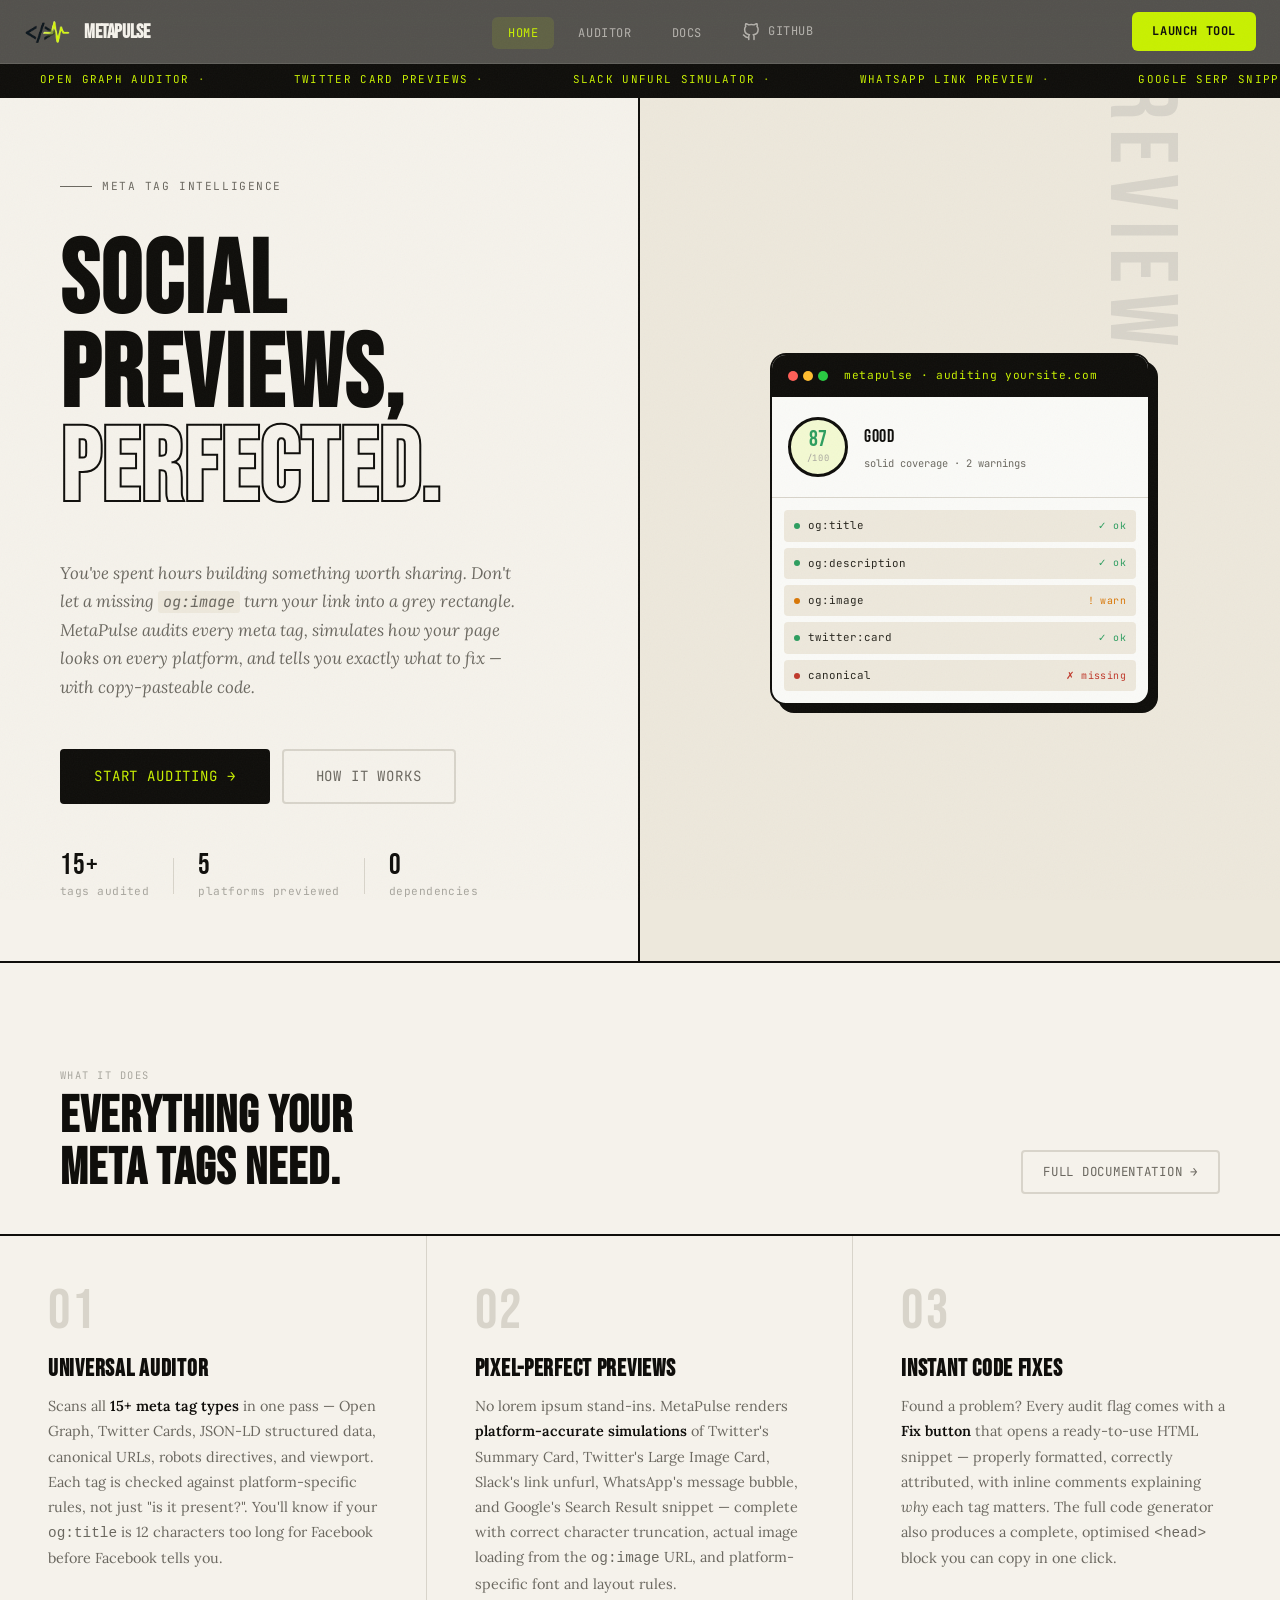
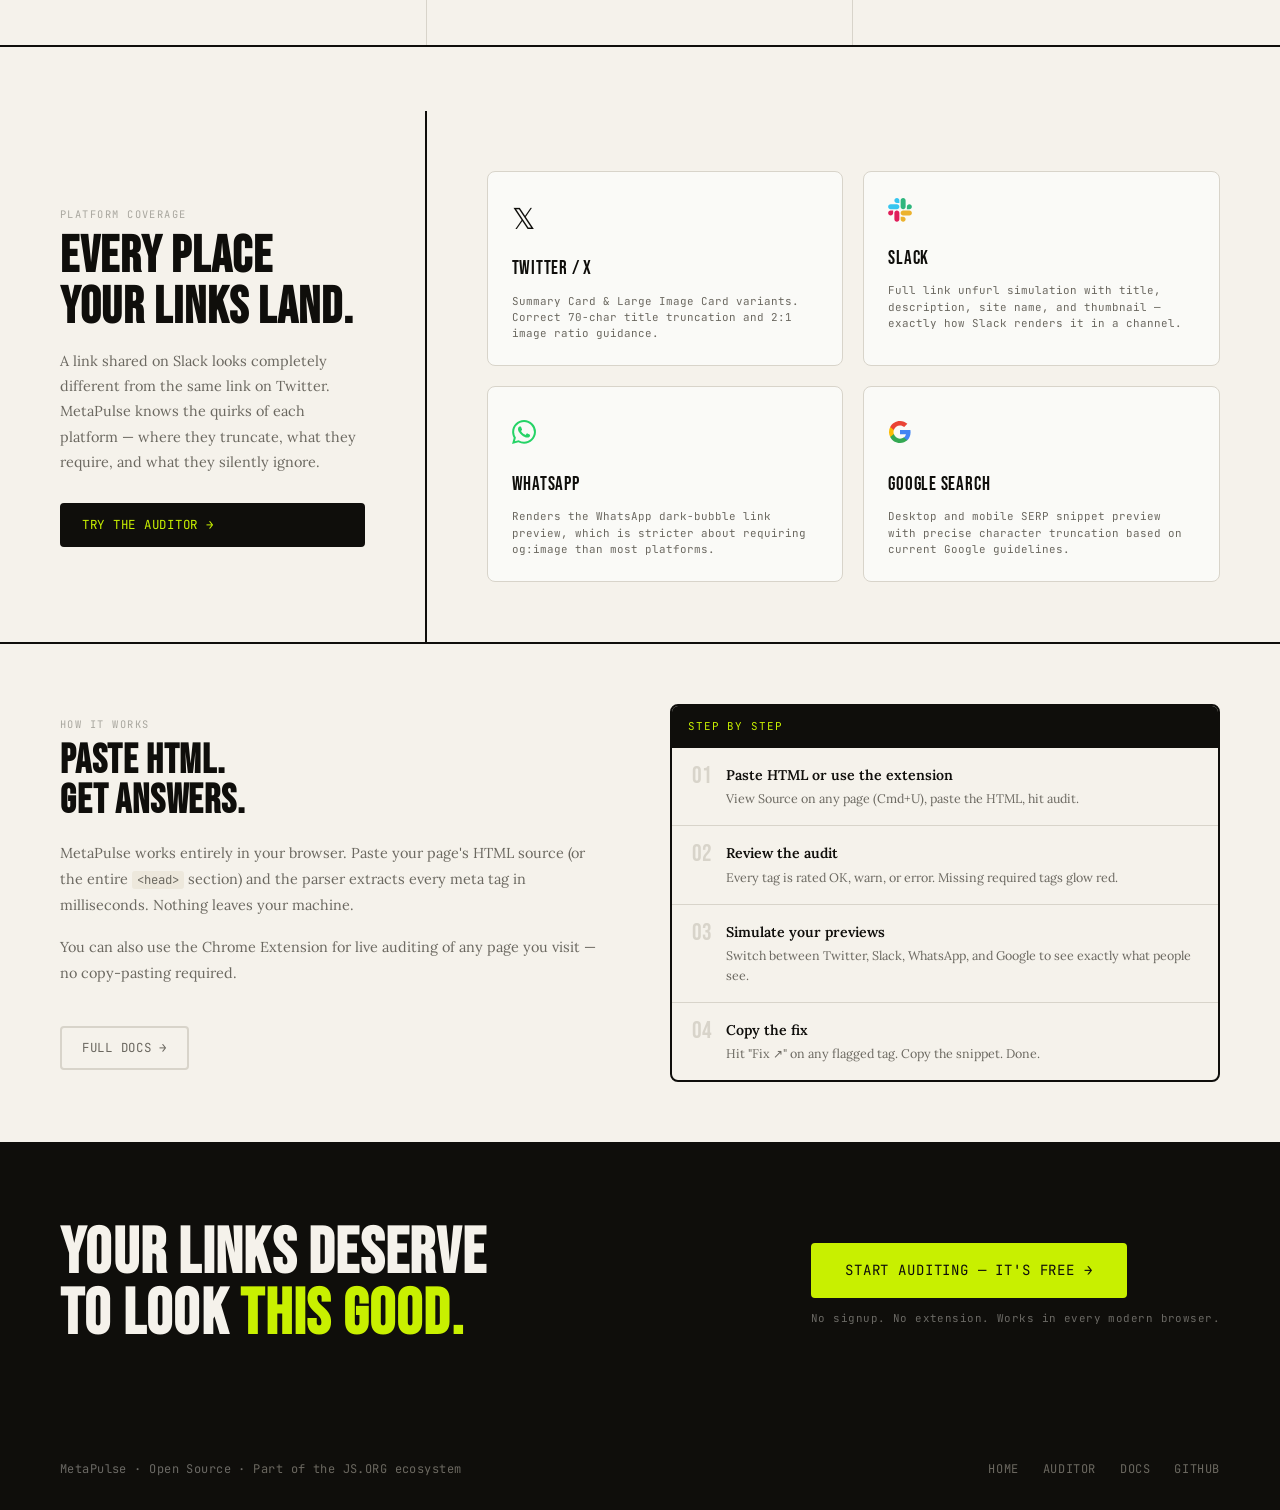
<file: index.html>
<!doctype html>
<html lang="en">
  <head>
    <meta charset="UTF-8" />
    <meta name="viewport" content="width=device-width, initial-scale=1.0" />
    <title>MetaPulse — Social Previews, Perfected</title>
    <meta
      name="description"
      content="The developer-first tool for auditing meta tags and simulating social previews. Open Graph, Twitter Cards, Google Search, Slack, WhatsApp — all pixel-perfect."
    />
    <link rel="stylesheet" href="css/tokens.css" />
    <link rel="stylesheet" href="css/main.css" />
    <link rel="stylesheet" href="css/landing.css" />
    <link rel="shortcut icon" href="/public/favicon.ico" type="image/x-icon" />
  </head>
  <body>
    <!-- ═══════════════════════════════════════════
     NAV
══════════════════════════════════════════════ -->
    <header class="main-header">
      <div class="header-container">
        <a href="index.html" class="brand">
          <div class="brand-logo">
            <img src="public/logo.png" alt="MetaPulse Logo" />
          </div>
          <span class="brand-name">MetaPulse</span>
        </a>

        <nav class="nav-menu" id="navMenu">
          <ul class="nav-list">
            <li><a href="index.html" class="nav-link active">Home</a></li>
            <li><a href="app.html" class="nav-link">Auditor</a></li>
            <li><a href="docs.html" class="nav-link">Docs</a></li>
            <li>
              <a
                href="https://github.com/kvnqpoza/metapulse"
                class="nav-link github-link"
                target="_blank"
                rel="noopener"
              >
                <svg
                  width="18"
                  height="18"
                  viewBox="0 0 24 24"
                  fill="none"
                  stroke="currentColor"
                  stroke-width="2"
                  stroke-linecap="round"
                  stroke-linejoin="round"
                >
                  <path
                    d="M9 19c-5 1.5-5-2.5-7-3m14 6v-3.87a3.37 3.37 0 0 0-.94-2.61c3.14-.35 6.44-1.54 6.44-7A5.44 5.44 0 0 0 20 4.77 5.07 5.07 0 0 0 19.91 1S18.73.65 16 2.48a13.38 13.38 0 0 0-7 0C6.27.65 5.09 1 5.09 1A5.07 5.07 0 0 0 5 4.77a5.44 5.44 0 0 0-1.5 3.78c0 5.42 3.3 6.61 6.44 7A3.37 3.37 0 0 0 9 18.13V22"
                  />
                </svg>
                <span>GitHub</span>
              </a>
            </li>
          </ul>
        </nav>

        <div class="header-actions">
          <a href="app.html" class="btn-launch">Launch Tool</a>
          <button class="menu-toggle" id="menuToggle" aria-label="Toggle menu">
            <span class="hamburger"></span>
          </button>
        </div>
      </div>
    </header>

    <!-- ═══════════════════════════════════════════
     TICKER TAPE
══════════════════════════════════════════════ -->
    <div class="ticker-wrap" aria-hidden="true">
      <div class="ticker-track">
        <span class="ticker-item"
          >Open Graph Auditor<span class="ticker-sep">·</span></span
        >
        <span class="ticker-item"
          >Twitter Card Previews<span class="ticker-sep">·</span></span
        >
        <span class="ticker-item"
          >Slack Unfurl Simulator<span class="ticker-sep">·</span></span
        >
        <span class="ticker-item"
          >WhatsApp Link Preview<span class="ticker-sep">·</span></span
        >
        <span class="ticker-item"
          >Google SERP Snippets<span class="ticker-sep">·</span></span
        >
        <span class="ticker-item"
          >SEO Health Score<span class="ticker-sep">·</span></span
        >
        <span class="ticker-item"
          >Code Generator<span class="ticker-sep">·</span></span
        >
        <span class="ticker-item"
          >Image Asset Validator<span class="ticker-sep">·</span></span
        >
        <span class="ticker-item"
          >Zero Dependencies<span class="ticker-sep">·</span></span
        >
        <span class="ticker-item"
          >Open Graph Auditor<span class="ticker-sep">·</span></span
        >
        <span class="ticker-item"
          >Twitter Card Previews<span class="ticker-sep">·</span></span
        >
        <span class="ticker-item"
          >Slack Unfurl Simulator<span class="ticker-sep">·</span></span
        >
        <span class="ticker-item"
          >WhatsApp Link Preview<span class="ticker-sep">·</span></span
        >
        <span class="ticker-item"
          >Google SERP Snippets<span class="ticker-sep">·</span></span
        >
        <span class="ticker-item"
          >SEO Health Score<span class="ticker-sep">·</span></span
        >
        <span class="ticker-item"
          >Code Generator<span class="ticker-sep">·</span></span
        >
        <span class="ticker-item"
          >Image Asset Validator<span class="ticker-sep">·</span></span
        >
        <span class="ticker-item"
          >Zero Dependencies<span class="ticker-sep">·</span></span
        >
      </div>
    </div>

    <!-- ═══════════════════════════════════════════
     HERO
══════════════════════════════════════════════ -->
    <section class="hero">
      <div class="hero-left">
        <div>
          <div class="hero-eyebrow">Meta tag intelligence</div>
          <h1 class="hero-headline">
            Social<br />
            Previews,<br />
            <span class="accent-line">Perfected.</span>
          </h1>
          <p class="hero-sub">
            You've spent hours building something worth sharing. Don't let a
            missing
            <code
              style="
                font-family: &quot;JetBrains Mono&quot;, monospace;
                font-size: 0.9em;
                background: var(--paper-warm);
                padding: 1px 5px;
                border-radius: 3px;
              "
              >og:image</code
            >
            turn your link into a grey rectangle. MetaPulse audits every meta
            tag, simulates how your page looks on every platform, and tells you
            exactly what to fix — with copy-pasteable code.
          </p>
          <div class="hero-cta-row">
            <a href="app.html" class="btn btn-primary btn-lg">
              Start Auditing →
            </a>
            <a href="docs.html" class="btn btn-ghost btn-lg"> How it works </a>
          </div>
        </div>

        <div class="hero-bottom">
          <div class="hero-stat">
            <span class="hero-stat-num">15+</span>
            <span>tags audited</span>
          </div>
          <div style="width: 1px; height: 36px; background: var(--rule)"></div>
          <div class="hero-stat">
            <span class="hero-stat-num">5</span>
            <span>platforms previewed</span>
          </div>
          <div style="width: 1px; height: 36px; background: var(--rule)"></div>
          <div class="hero-stat">
            <span class="hero-stat-num">0</span>
            <span>dependencies</span>
          </div>
        </div>
      </div>

      <div class="hero-right">
        <!-- Mock audit card visual -->
        <div class="mock-audit">
          <div class="mock-audit-header">
            <div class="mock-dots">
              <div class="mock-dot mock-dot-r"></div>
              <div class="mock-dot mock-dot-y"></div>
              <div class="mock-dot mock-dot-g"></div>
            </div>
            metapulse · auditing yoursite.com
          </div>
          <div class="mock-score-bar">
            <div class="mock-score-circle">
              <span class="mock-score-num">87</span>
              <span class="mock-score-lbl">/100</span>
            </div>
            <div class="mock-score-meta">
              <div class="mock-score-title">GOOD</div>
              <div class="mock-score-sub">solid coverage · 2 warnings</div>
            </div>
          </div>
          <div class="mock-tags">
            <div class="mock-tag">
              <div class="mock-tag-dot" style="background: var(--ok)"></div>
              <span class="mock-tag-name">og:title</span>
              <span class="mock-tag-status" style="color: var(--ok)">✓ ok</span>
            </div>
            <div class="mock-tag">
              <div class="mock-tag-dot" style="background: var(--ok)"></div>
              <span class="mock-tag-name">og:description</span>
              <span class="mock-tag-status" style="color: var(--ok)">✓ ok</span>
            </div>
            <div class="mock-tag">
              <div class="mock-tag-dot" style="background: var(--warn)"></div>
              <span class="mock-tag-name">og:image</span>
              <span class="mock-tag-status" style="color: var(--warn)"
                >! warn</span
              >
            </div>
            <div class="mock-tag">
              <div class="mock-tag-dot" style="background: var(--ok)"></div>
              <span class="mock-tag-name">twitter:card</span>
              <span class="mock-tag-status" style="color: var(--ok)">✓ ok</span>
            </div>
            <div class="mock-tag">
              <div class="mock-tag-dot" style="background: var(--err)"></div>
              <span class="mock-tag-name">canonical</span>
              <span class="mock-tag-status" style="color: var(--err)"
                >✗ missing</span
              >
            </div>
          </div>
        </div>
      </div>
    </section>

    <!-- ═══════════════════════════════════════════
     FEATURES
══════════════════════════════════════════════ -->
    <section class="features-section">
      <div class="section-header" style="padding: 40px 60px 40px">
        <div>
          <div class="section-label">What it does</div>
          <h2 class="section-title">Everything your<br />meta tags need.</h2>
        </div>
        <a href="docs.html" class="btn btn-ghost">Full documentation →</a>
      </div>

      <div class="features-grid">
        <div class="feature-col">
          <div class="feature-number">01</div>
          <h3 class="feature-title">Universal Auditor</h3>
          <p class="feature-body">
            Scans all <strong>15+ meta tag types</strong> in one pass — Open
            Graph, Twitter Cards, JSON-LD structured data, canonical URLs,
            robots directives, and viewport. Each tag is checked against
            platform-specific rules, not just "is it present?". You'll know if
            your <code>og:title</code> is 12 characters too long for Facebook
            before Facebook tells you.
          </p>
        </div>
        <div class="feature-col">
          <div class="feature-number">02</div>
          <h3 class="feature-title">Pixel-Perfect Previews</h3>
          <p class="feature-body">
            No lorem ipsum stand-ins. MetaPulse renders
            <strong>platform-accurate simulations</strong> of Twitter's Summary
            Card, Twitter's Large Image Card, Slack's link unfurl, WhatsApp's
            message bubble, and Google's Search Result snippet — complete with
            correct character truncation, actual image loading from the
            <code>og:image</code> URL, and platform-specific font and layout
            rules.
          </p>
        </div>
        <div class="feature-col">
          <div class="feature-number">03</div>
          <h3 class="feature-title">Instant Code Fixes</h3>
          <p class="feature-body">
            Found a problem? Every audit flag comes with a
            <strong>Fix button</strong> that opens a ready-to-use HTML snippet —
            properly formatted, correctly attributed, with inline comments
            explaining <em>why</em> each tag matters. The full code generator
            also produces a complete, optimised <code>&lt;head&gt;</code> block
            you can copy in one click.
          </p>
        </div>
      </div>
    </section>

    <!-- ═══════════════════════════════════════════
     PLATFORMS
══════════════════════════════════════════════ -->
    <section class="platforms-section">
      <div class="platforms-left">
        <div class="section-label">Platform coverage</div>
        <h2 class="section-title">Every place<br />your links land.</h2>
        <p
          style="
            color: var(--ink-muted);
            font-size: 0.9rem;
            line-height: 1.75;
            margin-top: 16px;
            max-width: 340px;
          "
        >
          A link shared on Slack looks completely different from the same link
          on Twitter. MetaPulse knows the quirks of each platform — where they
          truncate, what they require, and what they silently ignore.
        </p>
        <a href="app.html" class="btn btn-primary" style="margin-top: 28px"
          >Try the auditor →</a
        >
      </div>
      <div class="platforms-right">
        <div class="platform-card">
          <div class="platform-icon">𝕏</div>
          <div class="platform-name">Twitter / X</div>
          <div class="platform-desc">
            Summary Card &amp; Large Image Card variants. Correct 70-char title
            truncation and 2:1 image ratio guidance.
          </div>
        </div>
        <div class="platform-card">
          <div class="platform-icon" style="font-size: 1.4rem">
            <svg
              width="24"
              height="24"
              viewBox="0 0 127 127"
              fill="currentColor"
            >
              <path
                d="M27.2 80c0 7.3-5.9 13.2-13.2 13.2C6.7 93.2.8 87.3.8 80c0-7.3 5.9-13.2 13.2-13.2h13.2V80zm6.6 0c0-7.3 5.9-13.2 13.2-13.2 7.3 0 13.2 5.9 13.2 13.2v33c0 7.3-5.9 13.2-13.2 13.2-7.3 0-13.2-5.9-13.2-13.2V80z"
                fill="#E01E5A"
              />
              <path
                d="M47 27c-7.3 0-13.2-5.9-13.2-13.2C33.8 6.5 39.7.6 47 .6c7.3 0 13.2 5.9 13.2 13.2V27H47zm0 6.7c7.3 0 13.2 5.9 13.2 13.2 0 7.3-5.9 13.2-13.2 13.2H13.9C6.6 60.1.7 54.2.7 46.9c0-7.3 5.9-13.2 13.2-13.2H47z"
                fill="#36C5F0"
              />
              <path
                d="M99.9 46.9c0-7.3 5.9-13.2 13.2-13.2 7.3 0 13.2 5.9 13.2 13.2 0 7.3-5.9 13.2-13.2 13.2H99.9V46.9zm-6.6 0c0 7.3-5.9 13.2-13.2 13.2-7.3 0-13.2-5.9-13.2-13.2V13.8C66.9 6.5 72.8.6 80.1.6c7.3 0 13.2 5.9 13.2 13.2v33.1z"
                fill="#2EB67D"
              />
              <path
                d="M80.1 99.8c7.3 0 13.2 5.9 13.2 13.2 0 7.3-5.9 13.2-13.2 13.2-7.3 0-13.2-5.9-13.2-13.2V99.8h13.2zm0-6.6c-7.3 0-13.2-5.9-13.2-13.2 0-7.3 5.9-13.2 13.2-13.2h33.1c7.3 0 13.2 5.9 13.2 13.2 0 7.3-5.9 13.2-13.2 13.2H80.1z"
                fill="#ECB22E"
              />
            </svg>
          </div>
          <div class="platform-name">Slack</div>
          <div class="platform-desc">
            Full link unfurl simulation with title, description, site name, and
            thumbnail — exactly how Slack renders it in a channel.
          </div>
        </div>
        <div class="platform-card">
          <div class="platform-icon">
            <svg width="24" height="24" viewBox="0 0 24 24" fill="#25D366">
              <path
                d="M17.472 14.382c-.297-.149-1.758-.867-2.03-.967-.273-.099-.471-.148-.67.15-.197.297-.767.966-.94 1.164-.173.199-.347.223-.644.075-.297-.15-1.255-.463-2.39-1.475-.883-.788-1.48-1.761-1.653-2.059-.173-.297-.018-.458.13-.606.134-.133.298-.347.446-.52.149-.174.198-.298.298-.497.099-.198.05-.371-.025-.52-.075-.149-.669-1.612-.916-2.207-.242-.579-.487-.5-.669-.51-.173-.008-.371-.01-.57-.01-.198 0-.52.074-.792.372-.272.297-1.04 1.016-1.04 2.479 0 1.462 1.065 2.875 1.213 3.074.149.198 2.096 3.2 5.077 4.487.709.306 1.262.489 1.694.625.712.227 1.36.195 1.871.118.571-.085 1.758-.719 2.006-1.413.248-.694.248-1.289.173-1.413-.074-.124-.272-.198-.57-.347m-5.421 7.403h-.004a9.87 9.87 0 01-5.031-1.378l-.361-.214-3.741.982.998-3.648-.235-.374a9.86 9.86 0 01-1.51-5.26c.001-5.45 4.436-9.884 9.888-9.884 2.64 0 5.122 1.03 6.988 2.898a9.825 9.825 0 012.893 6.994c-.003 5.45-4.437 9.884-9.885 9.884m8.413-18.297A11.815 11.815 0 0012.05 0C5.495 0 .16 5.335.157 11.892c0 2.096.547 4.142 1.588 5.945L.057 24l6.305-1.654a11.882 11.882 0 005.683 1.448h.005c6.554 0 11.89-5.335 11.893-11.893a11.821 11.821 0 00-3.48-8.413z"
              />
            </svg>
          </div>
          <div class="platform-name">WhatsApp</div>
          <div class="platform-desc">
            Renders the WhatsApp dark-bubble link preview, which is stricter
            about requiring og:image than most platforms.
          </div>
        </div>
        <div class="platform-card">
          <div class="platform-icon">
            <svg width="24" height="24" viewBox="0 0 24 24">
              <path
                d="M22.56 12.25c0-.78-.07-1.53-.2-2.25H12v4.26h5.92c-.26 1.37-1.04 2.53-2.21 3.31v2.77h3.57c2.08-1.92 3.28-4.74 3.28-8.09z"
                fill="#4285F4"
              />
              <path
                d="M12 23c2.97 0 5.46-.98 7.28-2.66l-3.57-2.77c-.98.66-2.23 1.06-3.71 1.06-2.86 0-5.29-1.93-6.16-4.53H2.18v2.84C3.99 20.53 7.7 23 12 23z"
                fill="#34A853"
              />
              <path
                d="M5.84 14.09c-.22-.66-.35-1.36-.35-2.09s.13-1.43.35-2.09V7.07H2.18C1.43 8.55 1 10.22 1 12s.43 3.45 1.18 4.93l2.85-2.22.81-.62z"
                fill="#FBBC05"
              />
              <path
                d="M12 5.38c1.62 0 3.06.56 4.21 1.64l3.15-3.15C17.45 2.09 14.97 1 12 1 7.7 1 3.99 3.47 2.18 7.07l3.66 2.84c.87-2.6 3.3-4.53 6.16-4.53z"
                fill="#EA4335"
              />
            </svg>
          </div>
          <div class="platform-name">Google Search</div>
          <div class="platform-desc">
            Desktop and mobile SERP snippet preview with precise character
            truncation based on current Google guidelines.
          </div>
        </div>
      </div>
    </section>

    <!-- ═══════════════════════════════════════════
     HOW IT WORKS (brief)
══════════════════════════════════════════════ -->
    <section class="how-it-works-section">
      <div class="how-it-works-grid">
        <div>
          <div class="section-label">How it works</div>
          <h2 class="how-it-works-title">Paste HTML.<br />Get answers.</h2>
          <p class="how-it-works-body">
            MetaPulse works entirely in your browser. Paste your page's HTML
            source (or the entire
            <code class="how-it-works-code">&lt;head&gt;</code>
            section) and the parser extracts every meta tag in milliseconds.
            Nothing leaves your machine.
          </p>
          <p class="how-it-works-body">
            You can also use the Chrome Extension for live auditing of any page
            you visit — no copy-pasting required.
          </p>
          <a href="docs.html" class="btn btn-ghost" style="margin-top: 24px"
            >Full docs →</a
          >
        </div>
        <div class="how-it-works-steps">
          <div class="how-it-works-steps-header">STEP BY STEP</div>
          <div class="how-it-works-steps-list">
            <div class="how-it-works-step">
              <span class="how-it-works-step-num">01</span>
              <div>
                <div class="how-it-works-step-title">
                  Paste HTML or use the extension
                </div>
                <div class="how-it-works-step-desc">
                  View Source on any page (Cmd+U), paste the HTML, hit audit.
                </div>
              </div>
            </div>
            <div class="how-it-works-step">
              <span class="how-it-works-step-num">02</span>
              <div>
                <div class="how-it-works-step-title">Review the audit</div>
                <div class="how-it-works-step-desc">
                  Every tag is rated OK, warn, or error. Missing required tags
                  glow red.
                </div>
              </div>
            </div>
            <div class="how-it-works-step">
              <span class="how-it-works-step-num">03</span>
              <div>
                <div class="how-it-works-step-title">
                  Simulate your previews
                </div>
                <div class="how-it-works-step-desc">
                  Switch between Twitter, Slack, WhatsApp, and Google to see
                  exactly what people see.
                </div>
              </div>
            </div>
            <div class="how-it-works-step how-it-works-step--last">
              <span class="how-it-works-step-num">04</span>
              <div>
                <div class="how-it-works-step-title">Copy the fix</div>
                <div class="how-it-works-step-desc">
                  Hit "Fix ↗" on any flagged tag. Copy the snippet. Done.
                </div>
              </div>
            </div>
          </div>
        </div>
      </div>
    </section>

    <!-- ═══════════════════════════════════════════
     CTA BANNER
══════════════════════════════════════════════ -->
    <div class="cta-banner">
      <h2 class="cta-headline">
        Your links deserve<br />
        to look <span class="hl">this good.</span>
      </h2>
      <div
        style="
          display: flex;
          flex-direction: column;
          gap: 12px;
          align-items: flex-start;
        "
      >
        <a href="app.html" class="btn btn-accent btn-lg"
          >Start Auditing — It's Free →</a
        >
        <span
          style="
            font-family: var(--font-mono);
            font-size: 0.68rem;
            color: rgba(245, 242, 235, 0.4);
            letter-spacing: 0.04em;
          "
          >No signup. No extension. Works in every modern browser.</span
        >
      </div>
    </div>

    <!-- ═══════════════════════════════════════════
     FOOTER
══════════════════════════════════════════════ -->
    <footer class="site-footer">
      <span
        >MetaPulse · Open Source ·
        <a
          href="https://js.org"
          style="color: var(--ink-muted); text-decoration: none"
          >Part of the JS.ORG ecosystem</a
        ></span
      >
      <div class="footer-links">
        <a href="index.html">Home</a>
        <a href="app.html">Auditor</a>
        <a href="docs.html">Docs</a>
        <a href="https://github.com">GitHub</a>
      </div>
    </footer>
    <script src="js/nav.js"></script>
  </body>
</html>
</file>
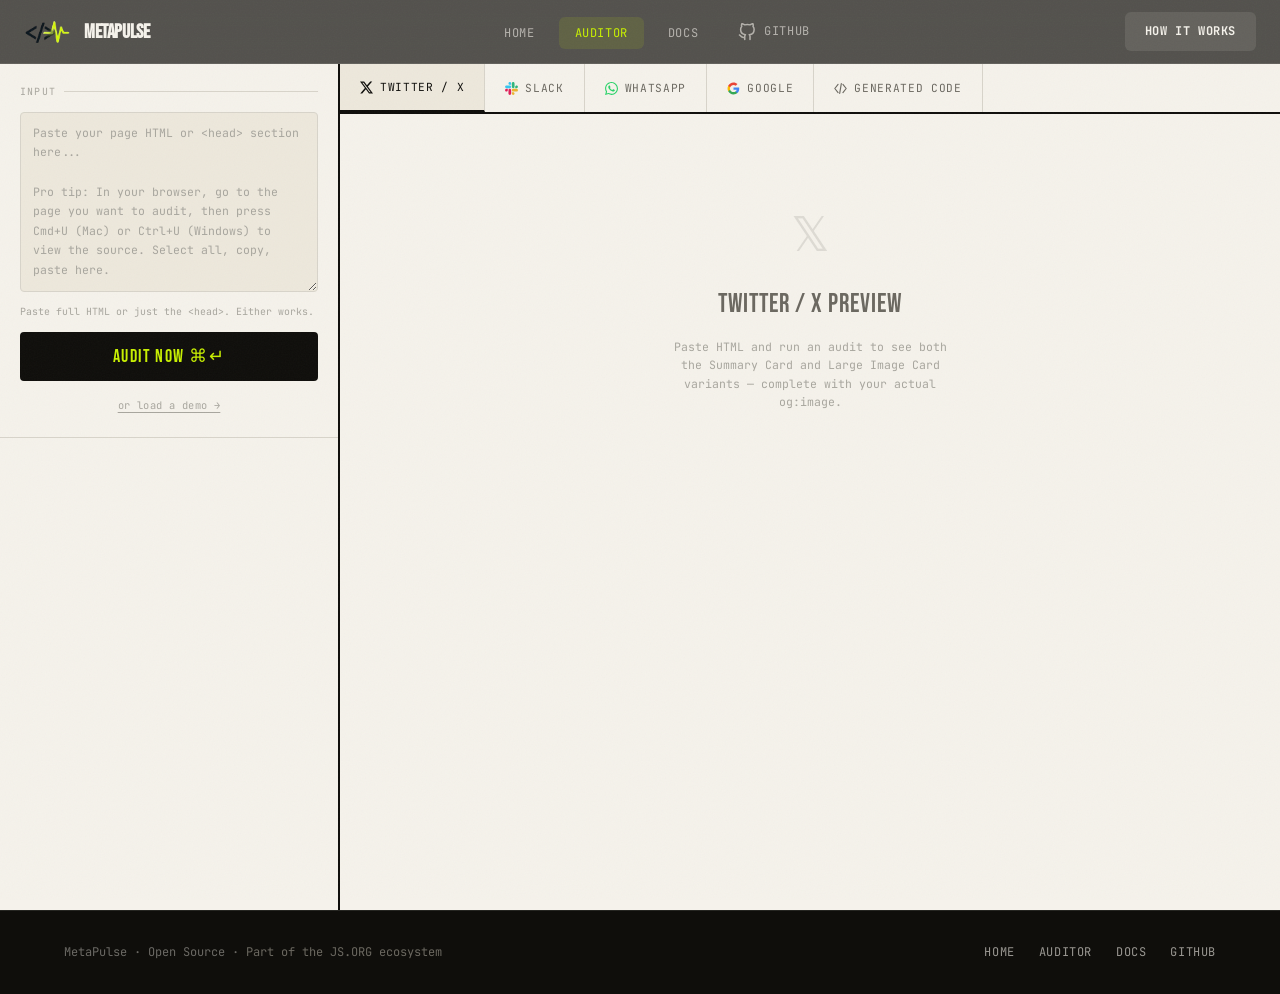
<file: app.html>
<!doctype html>
<html lang="en">
  <head>
    <meta charset="UTF-8" />
    <meta name="viewport" content="width=device-width, initial-scale=1.0" />
    <title>Auditor — MetaPulse</title>
    <link rel="stylesheet" href="css/tokens.css" />
    <link rel="stylesheet" href="css/main.css" />
    <link rel="stylesheet" href="css/app.css" />
    <link rel="shortcut icon" href="/public/favicon.ico" type="image/x-icon" />
  </head>
  <body>
    <!-- NAV -->
    <header class="main-header">
      <div class="header-container">
        <a href="index.html" class="brand">
          <div class="brand-logo">
            <img src="public/logo.png" alt="MetaPulse Logo" />
          </div>
          <span class="brand-name">MetaPulse</span>
        </a>

        <nav class="nav-menu" id="navMenu">
          <ul class="nav-list">
            <li><a href="index.html" class="nav-link">Home</a></li>
            <li><a href="app.html" class="nav-link active">Auditor</a></li>
            <li><a href="docs.html" class="nav-link">Docs</a></li>
            <li>
              <a
                href="https://github.com/kvnqpoza/metapulse"
                class="nav-link github-link"
                target="_blank"
                rel="noopener"
              >
                <svg
                  width="18"
                  height="18"
                  viewBox="0 0 24 24"
                  fill="none"
                  stroke="currentColor"
                  stroke-width="2"
                  stroke-linecap="round"
                  stroke-linejoin="round"
                >
                  <path
                    d="M9 19c-5 1.5-5-2.5-7-3m14 6v-3.87a3.37 3.37 0 0 0-.94-2.61c3.14-.35 6.44-1.54 6.44-7A5.44 5.44 0 0 0 20 4.77 5.07 5.07 0 0 0 19.91 1S18.73.65 16 2.48a13.38 13.38 0 0 0-7 0C6.27.65 5.09 1 5.09 1A5.07 5.07 0 0 0 5 4.77a5.44 5.44 0 0 0-1.5 3.78c0 5.42 3.3 6.61 6.44 7A3.37 3.37 0 0 0 9 18.13V22"
                  />
                </svg>
                <span>GitHub</span>
              </a>
            </li>
          </ul>
        </nav>

        <div class="header-actions">
          <a href="docs.html" class="btn-launch secondary">How it works</a>
          <button class="menu-toggle" id="menuToggle" aria-label="Toggle menu">
            <span class="hamburger"></span>
          </button>
        </div>
      </div>
    </header>

    <!-- ═══════════════════════════════════════════
     APP LAYOUT
══════════════════════════════════════════════ -->
    <div class="app-layout">
      <!-- ─── SIDEBAR ─── -->
      <aside class="app-sidebar">
        <!-- Input section -->
        <div class="sidebar-section">
          <div class="sidebar-label">Input</div>

          <div id="htmlWrap">
            <textarea
              class="html-textarea"
              id="htmlInput"
              placeholder="Paste your page HTML or &lt;head&gt; section here...

Pro tip: In your browser, go to the page you want to audit, then press Cmd+U (Mac) or Ctrl+U (Windows) to view the source. Select all, copy, paste here."
            ></textarea>
            <div class="input-hint">
              Paste full HTML or just the &lt;head&gt;. Either works.
            </div>
          </div>

          <button class="audit-btn" id="auditBtn" onclick="runAudit()">
            <span class="btn-text">Audit Now ⌘↵</span>
            <span class="btn-loader"
              ><span class="spinner"></span> Analysing…</span
            >
          </button>

          <div style="margin-top: 10px; text-align: center">
            <button
              id="demoBtn"
              style="
                background: none;
                border: none;
                font-family: var(--font-mono);
                font-size: 0.65rem;
                color: var(--ink-faint);
                cursor: pointer;
                letter-spacing: 0.04em;
                text-decoration: underline;
                text-underline-offset: 3px;
              "
            >
              or load a demo →
            </button>
          </div>
        </div>

        <!-- Score section (hidden until audit runs) -->
        <div class="sidebar-section initially-hidden" style="display: none">
          <div class="sidebar-label">Health Score</div>
          <div class="score-section">
            <!-- The gauge: semi-circle arc, 0% at left, 100% at right, arc over the top -->
            <div class="gauge-wrap">
              <svg
                class="gauge-svg"
                id="gaugeSvg"
                viewBox="10 10 180 100"
                overflow="visible"
              >
                <!-- track is the grey background arc -->
                <path
                  id="gaugeTrack"
                  d="M 20,100 A 80,80 0 1,1 180,100"
                  fill="none"
                  stroke="var(--rule)"
                  stroke-width="10"
                  stroke-linecap="round"
                />
                <!-- fill animates from left to right -->
                <path
                  id="gaugeFill"
                  d="M 20,100 A 80,80 0 1,1 180,100"
                  fill="none"
                  stroke-width="10"
                  stroke-linecap="round"
                  style="
                    stroke-dasharray: 251;
                    stroke-dashoffset: 251;
                    transition:
                      stroke-dashoffset 1.2s cubic-bezier(0.34, 1.56, 0.64, 1),
                      stroke 0.4s;
                    stroke: var(--ok);
                  "
                />
              </svg>
              <!-- Score number sits at the bottom-centre of the arc -->
              <div class="gauge-center">
                <span class="gauge-score" id="gaugeScore">--</span>
                <span class="gauge-label">out of 100</span>
              </div>
            </div>

            <div class="gauge-ticks">
              <span class="gauge-tick-lbl">0</span>
              <span class="gauge-tick-lbl">100</span>
            </div>

            <div class="score-grade" id="scoreGrade">—</div>
            <div class="score-message" id="scoreMsg">
              Run an audit to see your score
            </div>

            <div class="score-counts">
              <div class="score-count-pill ok-pill">
                <span class="score-count-num" id="countOk">—</span>
                <span class="score-count-lbl">OK</span>
              </div>
              <div class="score-count-pill warn-pill">
                <span class="score-count-num" id="countWarn">—</span>
                <span class="score-count-lbl">Warn</span>
              </div>
              <div class="score-count-pill err-pill">
                <span class="score-count-num" id="countErr">—</span>
                <span class="score-count-lbl">Error</span>
              </div>
            </div>
          </div>
        </div>

        <!-- Tag audit list -->
        <div class="initially-hidden" id="tagListWrap" style="display: none">
          <div
            class="sidebar-label"
            style="
              padding: 10px 20px 6px;
              background: var(--paper-warm);
              border-bottom: 1px solid var(--rule);
              border-top: 1px solid var(--rule);
            "
          >
            Tag Audit
          </div>
          <div id="tagList"></div>
        </div>

        <!-- Asset checks -->
        <div class="sidebar-section initially-hidden" style="display: none">
          <div class="sidebar-label">Asset Checks</div>
          <div class="asset-grid" id="assetGrid">
            <div
              style="
                font-family: var(--font-mono);
                font-size: 0.7rem;
                color: var(--ink-faint);
                font-style: italic;
              "
            >
              Run an audit to see image and schema checks.
            </div>
          </div>
        </div>
      </aside>

      <!-- ─── MAIN / PREVIEWS ─── -->
      <main class="app-main">
        <!-- Preview tab bar -->
        <div class="preview-tab-bar">
          <button
            class="preview-tab active"
            data-tab="twitter"
            onclick="switchPreviewTab('twitter')"
          >
            <svg width="13" height="13" viewBox="0 0 16 16" fill="currentColor">
              <path
                d="M12.6.75h2.454l-5.36 6.142L16 15.25h-4.937l-3.867-5.07-4.425 5.07H.316l5.733-6.57L0 .75h5.063l3.495 4.633L12.601.75Zm-.86 13.028h1.36L4.323 2.145H2.865z"
              />
            </svg>
            Twitter / X
          </button>
          <button
            class="preview-tab"
            data-tab="slack"
            onclick="switchPreviewTab('slack')"
          >
            <svg
              width="13"
              height="13"
              viewBox="0 0 127 127"
              fill="currentColor"
            >
              <path
                d="M27.2 80c0 7.3-5.9 13.2-13.2 13.2C6.7 93.2.8 87.3.8 80c0-7.3 5.9-13.2 13.2-13.2h13.2V80zm6.6 0c0-7.3 5.9-13.2 13.2-13.2 7.3 0 13.2 5.9 13.2 13.2v33c0 7.3-5.9 13.2-13.2 13.2-7.3 0-13.2-5.9-13.2-13.2V80z"
                fill="#E01E5A"
              />
              <path
                d="M47 27c-7.3 0-13.2-5.9-13.2-13.2C33.8 6.5 39.7.6 47 .6c7.3 0 13.2 5.9 13.2 13.2V27H47zm0 6.7c7.3 0 13.2 5.9 13.2 13.2 0 7.3-5.9 13.2-13.2 13.2H13.9C6.6 60.1.7 54.2.7 46.9c0-7.3 5.9-13.2 13.2-13.2H47z"
                fill="#36C5F0"
              />
              <path
                d="M99.9 46.9c0-7.3 5.9-13.2 13.2-13.2 7.3 0 13.2 5.9 13.2 13.2 0 7.3-5.9 13.2-13.2 13.2H99.9V46.9zm-6.6 0c0 7.3-5.9 13.2-13.2 13.2-7.3 0-13.2-5.9-13.2-13.2V13.8C66.9 6.5 72.8.6 80.1.6c7.3 0 13.2 5.9 13.2 13.2v33.1z"
                fill="#2EB67D"
              />
              <path
                d="M80.1 99.8c7.3 0 13.2 5.9 13.2 13.2 0 7.3-5.9 13.2-13.2 13.2-7.3 0-13.2-5.9-13.2-13.2V99.8h13.2zm0-6.6c-7.3 0-13.2-5.9-13.2-13.2 0-7.3 5.9-13.2 13.2-13.2h33.1c7.3 0 13.2 5.9 13.2 13.2 0 7.3-5.9 13.2-13.2 13.2H80.1z"
                fill="#ECB22E"
              />
            </svg>
            Slack
          </button>
          <button
            class="preview-tab"
            data-tab="whatsapp"
            onclick="switchPreviewTab('whatsapp')"
          >
            <svg width="13" height="13" viewBox="0 0 24 24" fill="#25D366">
              <path
                d="M17.472 14.382c-.297-.149-1.758-.867-2.03-.967-.273-.099-.471-.148-.67.15-.197.297-.767.966-.94 1.164-.173.199-.347.223-.644.075-.297-.15-1.255-.463-2.39-1.475-.883-.788-1.48-1.761-1.653-2.059-.173-.297-.018-.458.13-.606.134-.133.298-.347.446-.52.149-.174.198-.298.298-.497.099-.198.05-.371-.025-.52-.075-.149-.669-1.612-.916-2.207-.242-.579-.487-.5-.669-.51-.173-.008-.371-.01-.57-.01-.198 0-.52.074-.792.372-.272.297-1.04 1.016-1.04 2.479 0 1.462 1.065 2.875 1.213 3.074.149.198 2.096 3.2 5.077 4.487.709.306 1.262.489 1.694.625.712.227 1.36.195 1.871.118.571-.085 1.758-.719 2.006-1.413.248-.694.248-1.289.173-1.413-.074-.124-.272-.198-.57-.347m-5.421 7.403h-.004a9.87 9.87 0 01-5.031-1.378l-.361-.214-3.741.982.998-3.648-.235-.374a9.86 9.86 0 01-1.51-5.26c.001-5.45 4.436-9.884 9.888-9.884 2.64 0 5.122 1.03 6.988 2.898a9.825 9.825 0 012.893 6.994c-.003 5.45-4.437 9.884-9.885 9.884m8.413-18.297A11.815 11.815 0 0012.05 0C5.495 0 .16 5.335.157 11.892c0 2.096.547 4.142 1.588 5.945L.057 24l6.305-1.654a11.882 11.882 0 005.683 1.448h.005c6.554 0 11.89-5.335 11.893-11.893a11.821 11.821 0 00-3.48-8.413z"
              />
            </svg>
            WhatsApp
          </button>
          <button
            class="preview-tab"
            data-tab="google"
            onclick="switchPreviewTab('google')"
          >
            <svg width="13" height="13" viewBox="0 0 24 24">
              <path
                d="M22.56 12.25c0-.78-.07-1.53-.2-2.25H12v4.26h5.92c-.26 1.37-1.04 2.53-2.21 3.31v2.77h3.57c2.08-1.92 3.28-4.74 3.28-8.09z"
                fill="#4285F4"
              />
              <path
                d="M12 23c2.97 0 5.46-.98 7.28-2.66l-3.57-2.77c-.98.66-2.23 1.06-3.71 1.06-2.86 0-5.29-1.93-6.16-4.53H2.18v2.84C3.99 20.53 7.7 23 12 23z"
                fill="#34A853"
              />
              <path
                d="M5.84 14.09c-.22-.66-.35-1.36-.35-2.09s.13-1.43.35-2.09V7.07H2.18C1.43 8.55 1 10.22 1 12s.43 3.45 1.18 4.93l2.85-2.22.81-.62z"
                fill="#FBBC05"
              />
              <path
                d="M12 5.38c1.62 0 3.06.56 4.21 1.64l3.15-3.15C17.45 2.09 14.97 1 12 1 7.7 1 3.99 3.47 2.18 7.07l3.66 2.84c.87-2.6 3.3-4.53 6.16-4.53z"
                fill="#EA4335"
              />
            </svg>
            Google
          </button>
          <button
            class="preview-tab"
            data-tab="code"
            onclick="switchPreviewTab('code')"
          >
            <svg width="13" height="13" viewBox="0 0 16 16" fill="none">
              <path
                d="M5 3L1 8l4 5M11 3l4 5-4 5M9 2l-2 12"
                stroke="currentColor"
                stroke-width="1.4"
                stroke-linecap="round"
                stroke-linejoin="round"
              />
            </svg>
            Generated Code
          </button>
        </div>

        <!-- Twitter/X preview pane -->
        <div class="preview-pane active" data-pane="twitter">
          <div class="empty-state" id="emptyTwitter">
            <div class="empty-icon">𝕏</div>
            <div class="empty-title">Twitter / X Preview</div>
            <div class="empty-body">
              Paste HTML and run an audit to see both the Summary Card and Large
              Image Card variants — complete with your actual og:image.
            </div>
          </div>
          <div id="previewTwitter" style="display: none"></div>
        </div>

        <!-- Slack preview pane -->
        <div class="preview-pane" data-pane="slack">
          <div class="empty-state" id="emptySlack">
            <div class="empty-icon">
              <svg
                width="40"
                height="40"
                viewBox="0 0 127 127"
                fill="var(--ink-faint)"
                style="opacity: 0.4"
              >
                <path
                  d="M27.2 80c0 7.3-5.9 13.2-13.2 13.2C6.7 93.2.8 87.3.8 80c0-7.3 5.9-13.2 13.2-13.2h13.2V80zm6.6 0c0-7.3 5.9-13.2 13.2-13.2 7.3 0 13.2 5.9 13.2 13.2v33c0 7.3-5.9 13.2-13.2 13.2-7.3 0-13.2-5.9-13.2-13.2V80z"
                />
                <path
                  d="M47 27c-7.3 0-13.2-5.9-13.2-13.2C33.8 6.5 39.7.6 47 .6c7.3 0 13.2 5.9 13.2 13.2V27H47zm0 6.7c7.3 0 13.2 5.9 13.2 13.2 0 7.3-5.9 13.2-13.2 13.2H13.9C6.6 60.1.7 54.2.7 46.9c0-7.3 5.9-13.2 13.2-13.2H47z"
                />
                <path
                  d="M99.9 46.9c0-7.3 5.9-13.2 13.2-13.2 7.3 0 13.2 5.9 13.2 13.2 0 7.3-5.9 13.2-13.2 13.2H99.9V46.9zm-6.6 0c0 7.3-5.9 13.2-13.2 13.2-7.3 0-13.2-5.9-13.2-13.2V13.8C66.9 6.5 72.8.6 80.1.6c7.3 0 13.2 5.9 13.2 13.2v33.1z"
                />
                <path
                  d="M80.1 99.8c7.3 0 13.2 5.9 13.2 13.2 0 7.3-5.9 13.2-13.2 13.2-7.3 0-13.2-5.9-13.2-13.2V99.8h13.2zm0-6.6c-7.3 0-13.2-5.9-13.2-13.2 0-7.3 5.9-13.2 13.2-13.2h33.1c7.3 0 13.2 5.9 13.2 13.2 0 7.3-5.9 13.2-13.2 13.2H80.1z"
                />
              </svg>
            </div>
            <div class="empty-title">Slack Preview</div>
            <div class="empty-body">
              See exactly how your link unfurls in a Slack channel — including
              the site name, title, description, and thumbnail image.
            </div>
          </div>
          <div id="previewSlack" style="display: none"></div>
        </div>

        <!-- WhatsApp preview pane -->
        <div class="preview-pane" data-pane="whatsapp">
          <div class="empty-state" id="emptyWa">
            <div class="empty-icon">📱</div>
            <div class="empty-title">WhatsApp Preview</div>
            <div class="empty-body">
              WhatsApp is strict — it requires an og:image with an absolute
              HTTPS URL. Run an audit to see whether yours passes.
            </div>
          </div>
          <div id="previewWhatsapp" style="display: none"></div>
        </div>

        <!-- Google preview pane -->
        <div class="preview-pane" data-pane="google">
          <div class="empty-state" id="emptyGoogle">
            <div class="empty-icon">🔍</div>
            <div class="empty-title">Google Search Preview</div>
            <div class="empty-body">
              Preview your page's title and description exactly as they'd appear
              in desktop and mobile search results — with accurate character
              truncation.
            </div>
          </div>
          <div id="previewGoogle" style="display: none"></div>
        </div>

        <!-- Generated Code pane -->
        <div class="preview-pane" data-pane="code">
          <div class="empty-state" id="emptyCode">
            <div class="empty-icon">⚡</div>
            <div class="empty-title">Generated Code</div>
            <div class="empty-body">
              Run an audit to generate a complete, optimised &lt;head&gt;
              snippet — with all tags filled from your content, properly
              grouped, and ready to paste.
            </div>
          </div>
          <div id="codeSection" style="display: none">
            <div class="code-output-meta">
              A complete, optimised <code>&lt;head&gt;</code> snippet assembled
              from your audit. Missing tags are filled with sensible
              placeholders — replace them with your real values.
            </div>
            <div class="code-wrap">
              <pre
                class="code-block"
                id="codeOutput"
                style="min-height: 200px"
              ></pre>
              <button
                class="copy-btn"
                id="copyFullBtn"
                onclick="copyFullCode()"
              >
                Copy All
              </button>
            </div>
          </div>
        </div>
      </main>
    </div>

    <!-- ═══════════════════════════════════════════
     FIX MODAL
══════════════════════════════════════════════ -->
    <div class="modal-backdrop" id="fixModal" onclick="closeFixModal(event)">
      <div class="modal">
        <div class="modal-header">
          <div class="modal-title" id="modalTitle">Fix: tag</div>
          <button
            class="modal-close"
            id="modalCloseBtn"
            onclick="closeFixModal(event)"
            aria-label="Close"
          >
            ✕
          </button>
        </div>
        <p class="modal-desc" id="modalDesc"></p>
        <div class="code-wrap">
          <pre
            class="code-block"
            id="modalCode"
            style="font-size: 0.8rem; line-height: 1.8"
          ></pre>
          <button class="copy-btn" id="modalCopyBtn">Copy</button>
        </div>
        <div
          style="
            margin-top: 16px;
            display: flex;
            justify-content: flex-end;
            gap: 8px;
          "
        >
          <button
            class="btn btn-ghost btn-sm"
            onclick="
              document.getElementById('fixModal').classList.remove('open')
            "
          >
            Close
          </button>
        </div>
      </div>
    </div>

    <!-- ═══════════════════════════════════════════
     TOAST
══════════════════════════════════════════════ -->
    <footer class="site-footer">
      <span
        >MetaPulse · Open Source ·
        <a
          href="https://js.org"
          style="color: var(--ink-muted); text-decoration: none"
          >Part of the JS.ORG ecosystem</a
        ></span
      >
      <div class="footer-links">
        <a href="index.html">Home</a>
        <a href="app.html" class="active">Auditor</a>
        <a href="docs.html">Docs</a>
        <a href="https://github.com">GitHub</a>
      </div>
    </footer>
    <script src="js/nav.js"></script>
    <script type="module" src="js/app.js"></script>
  </body>
</html>
</file>
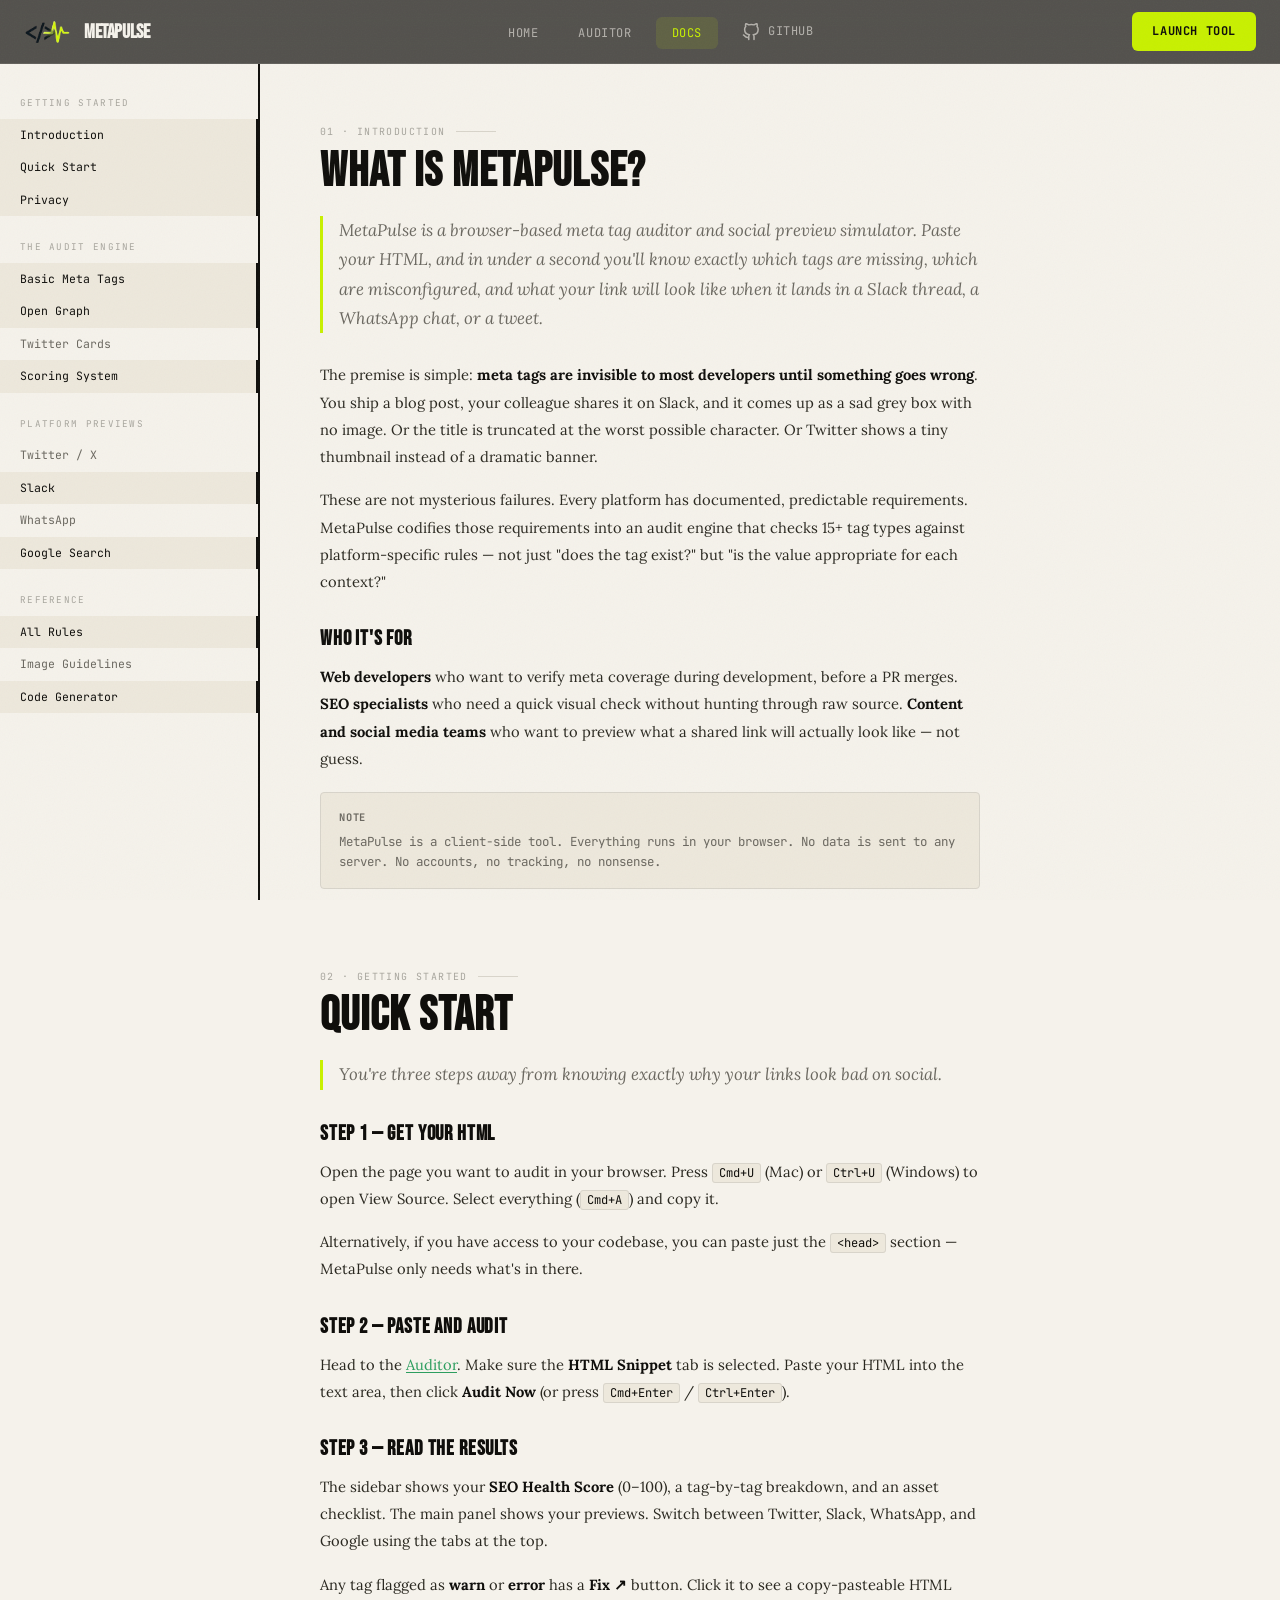
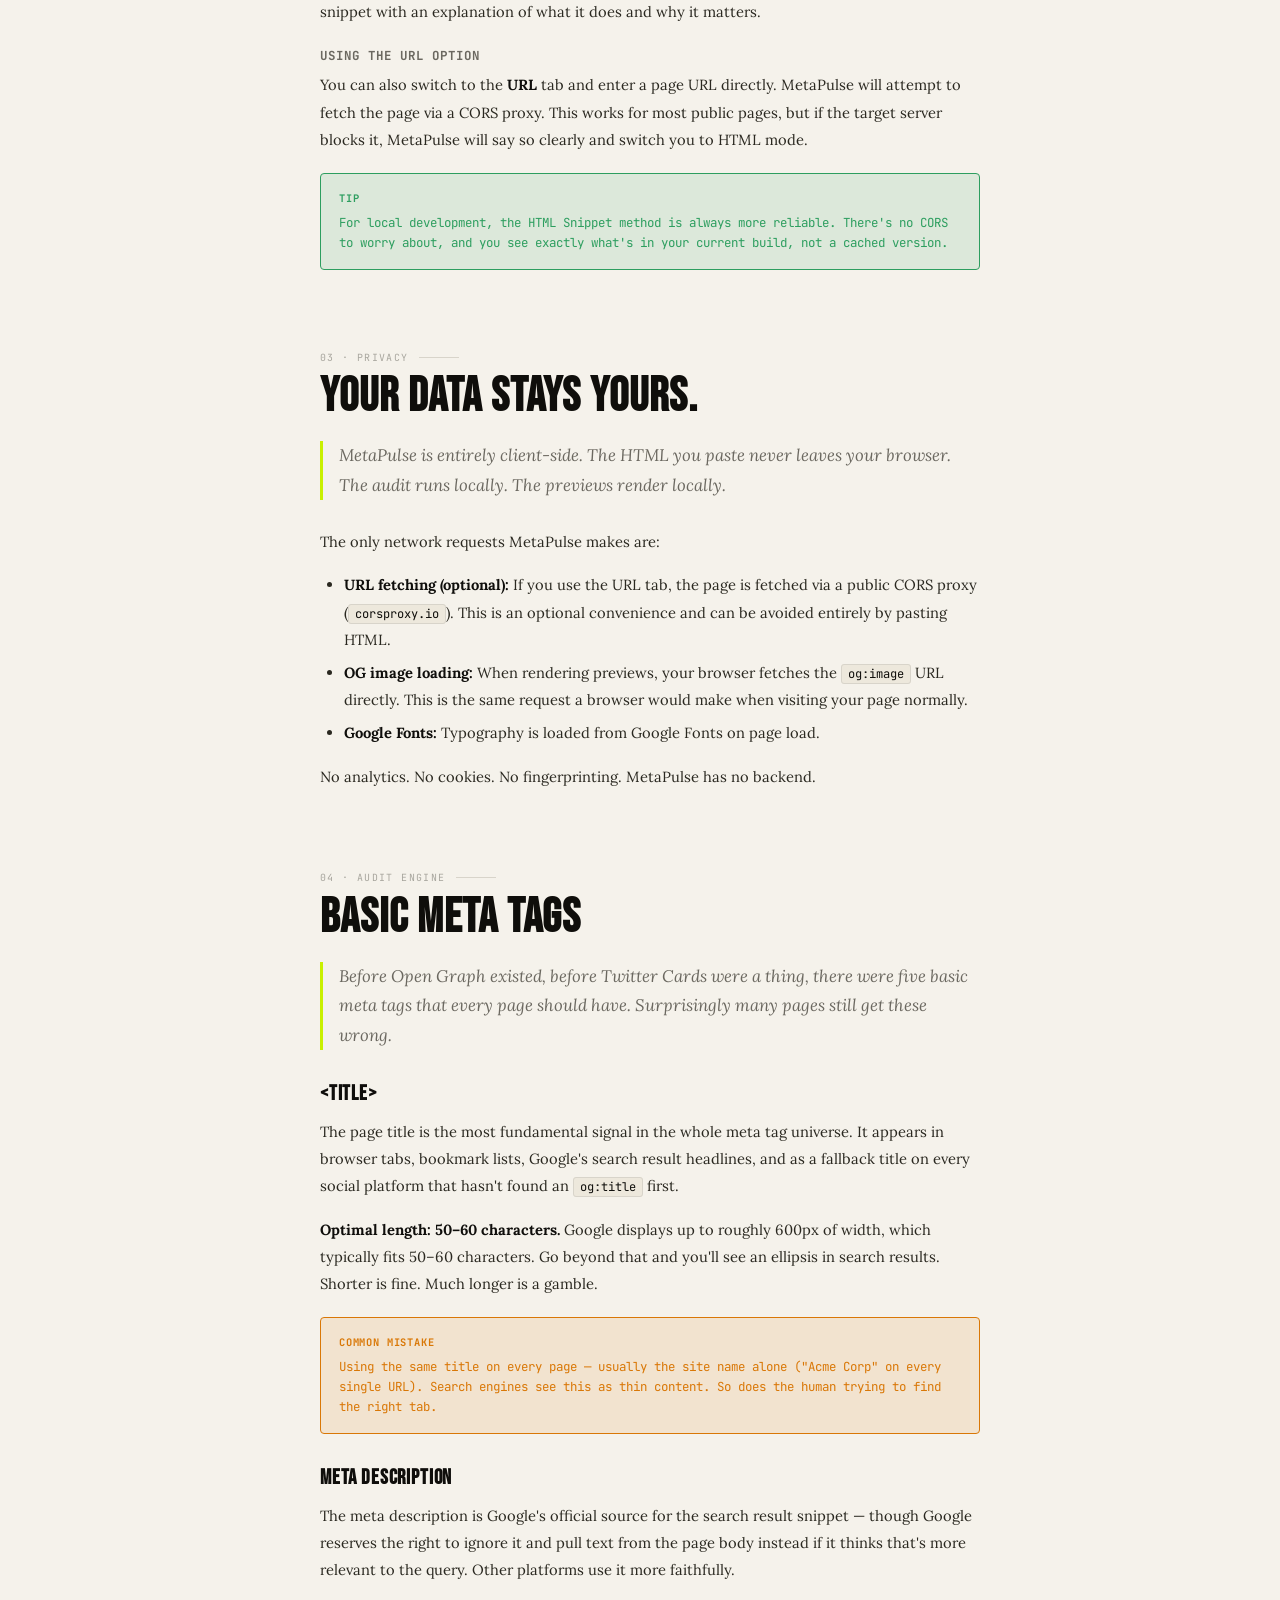
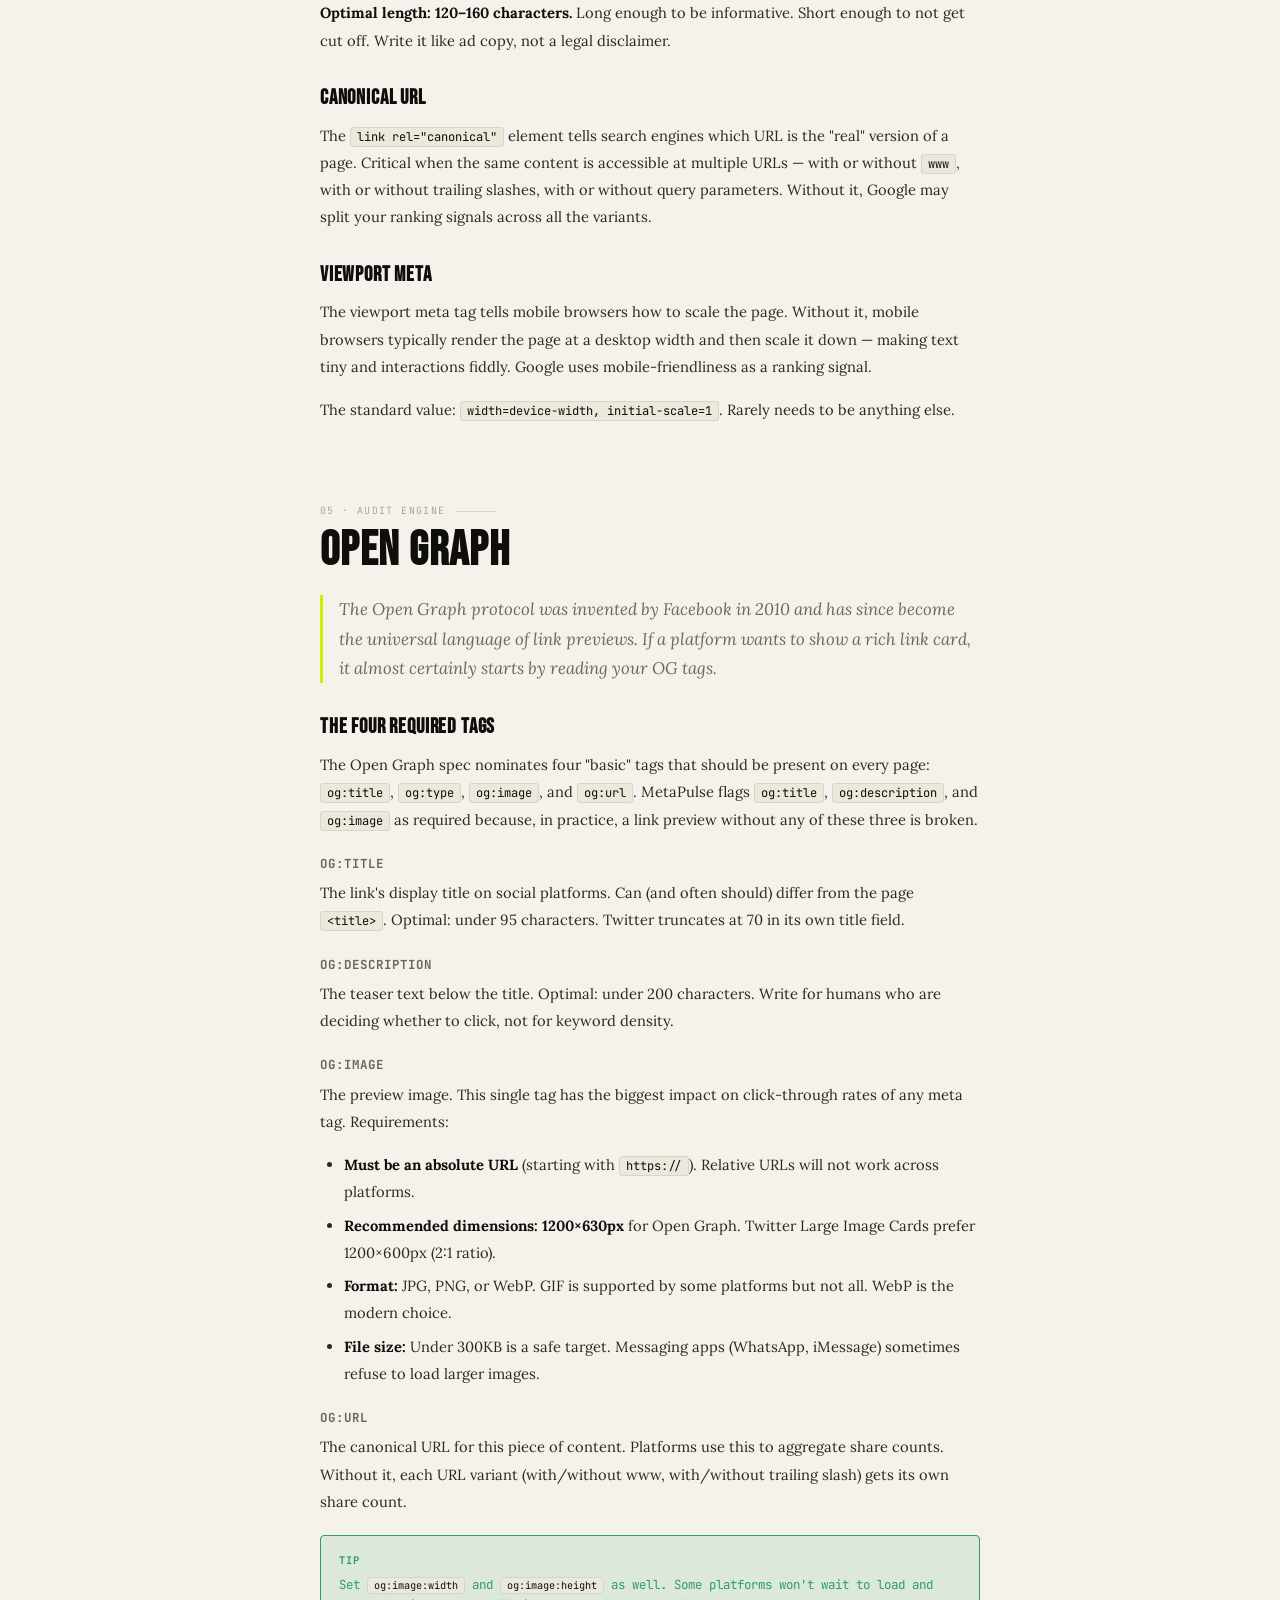
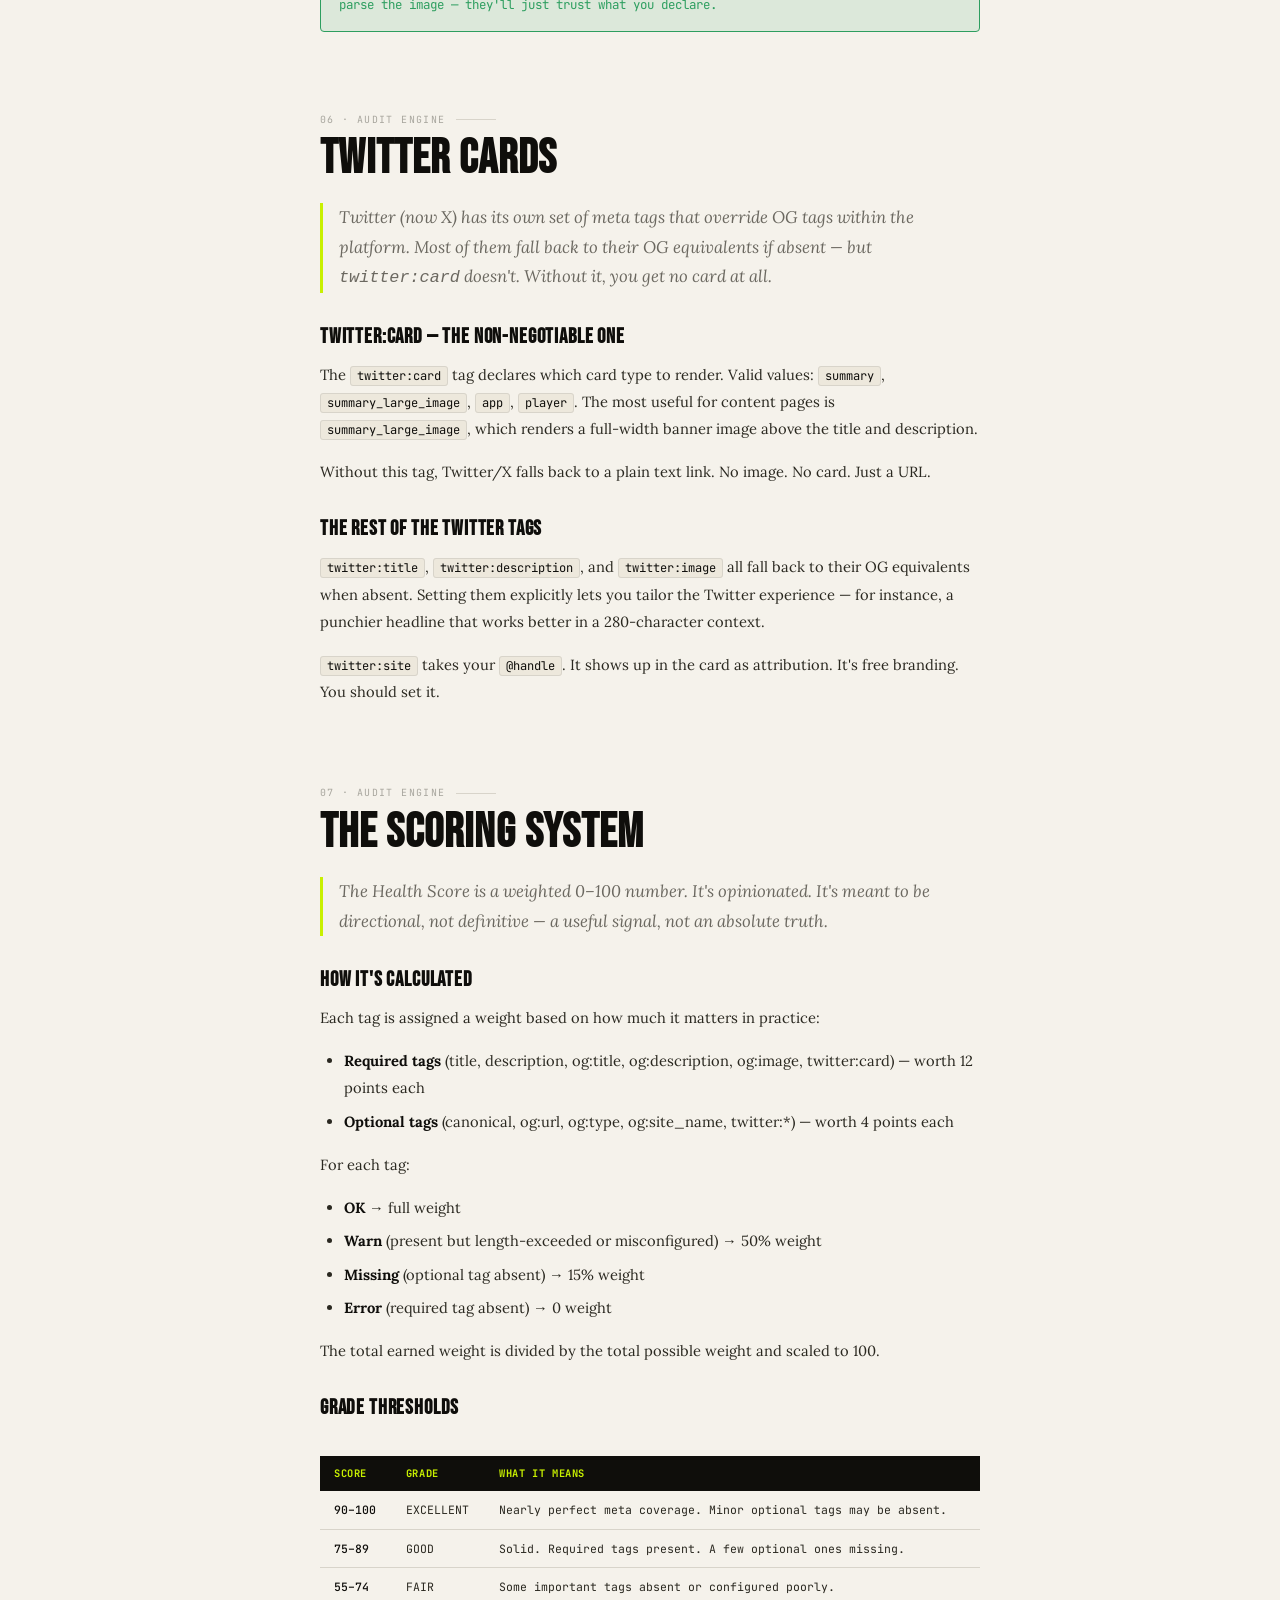
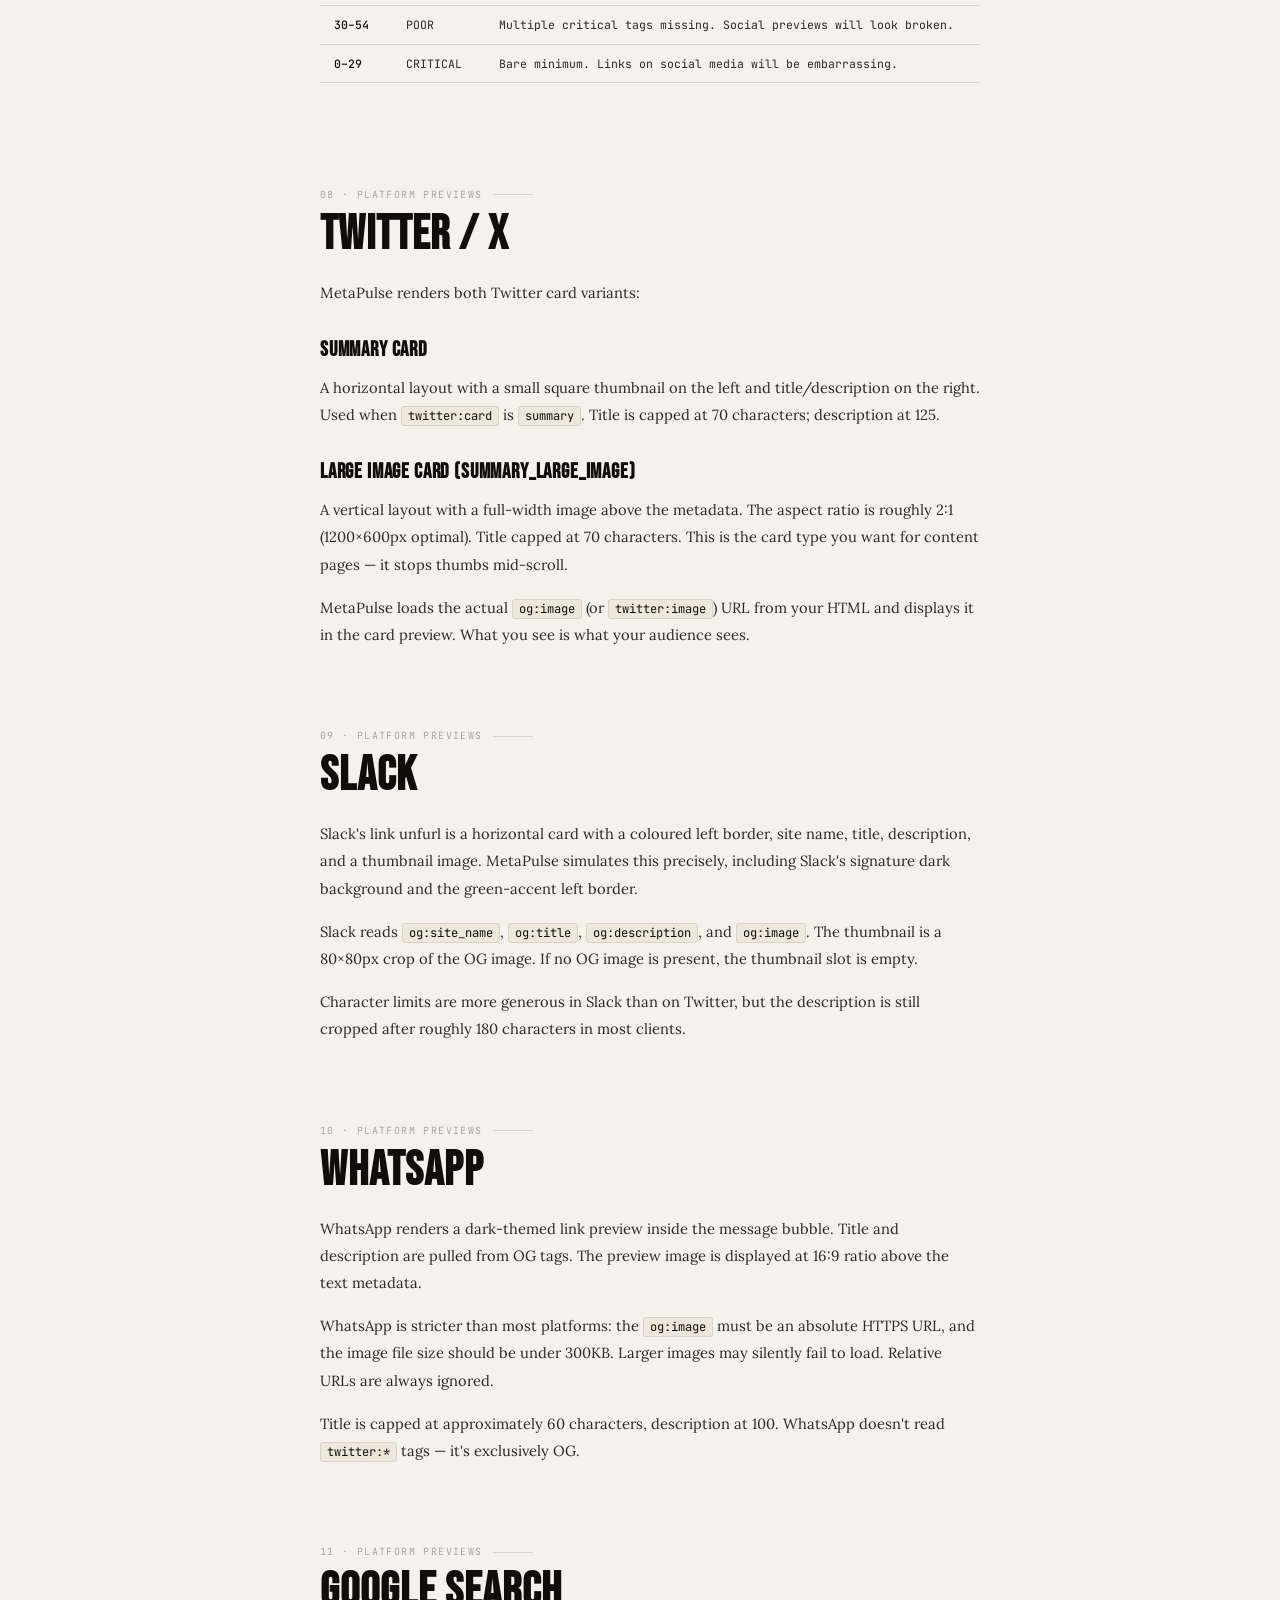
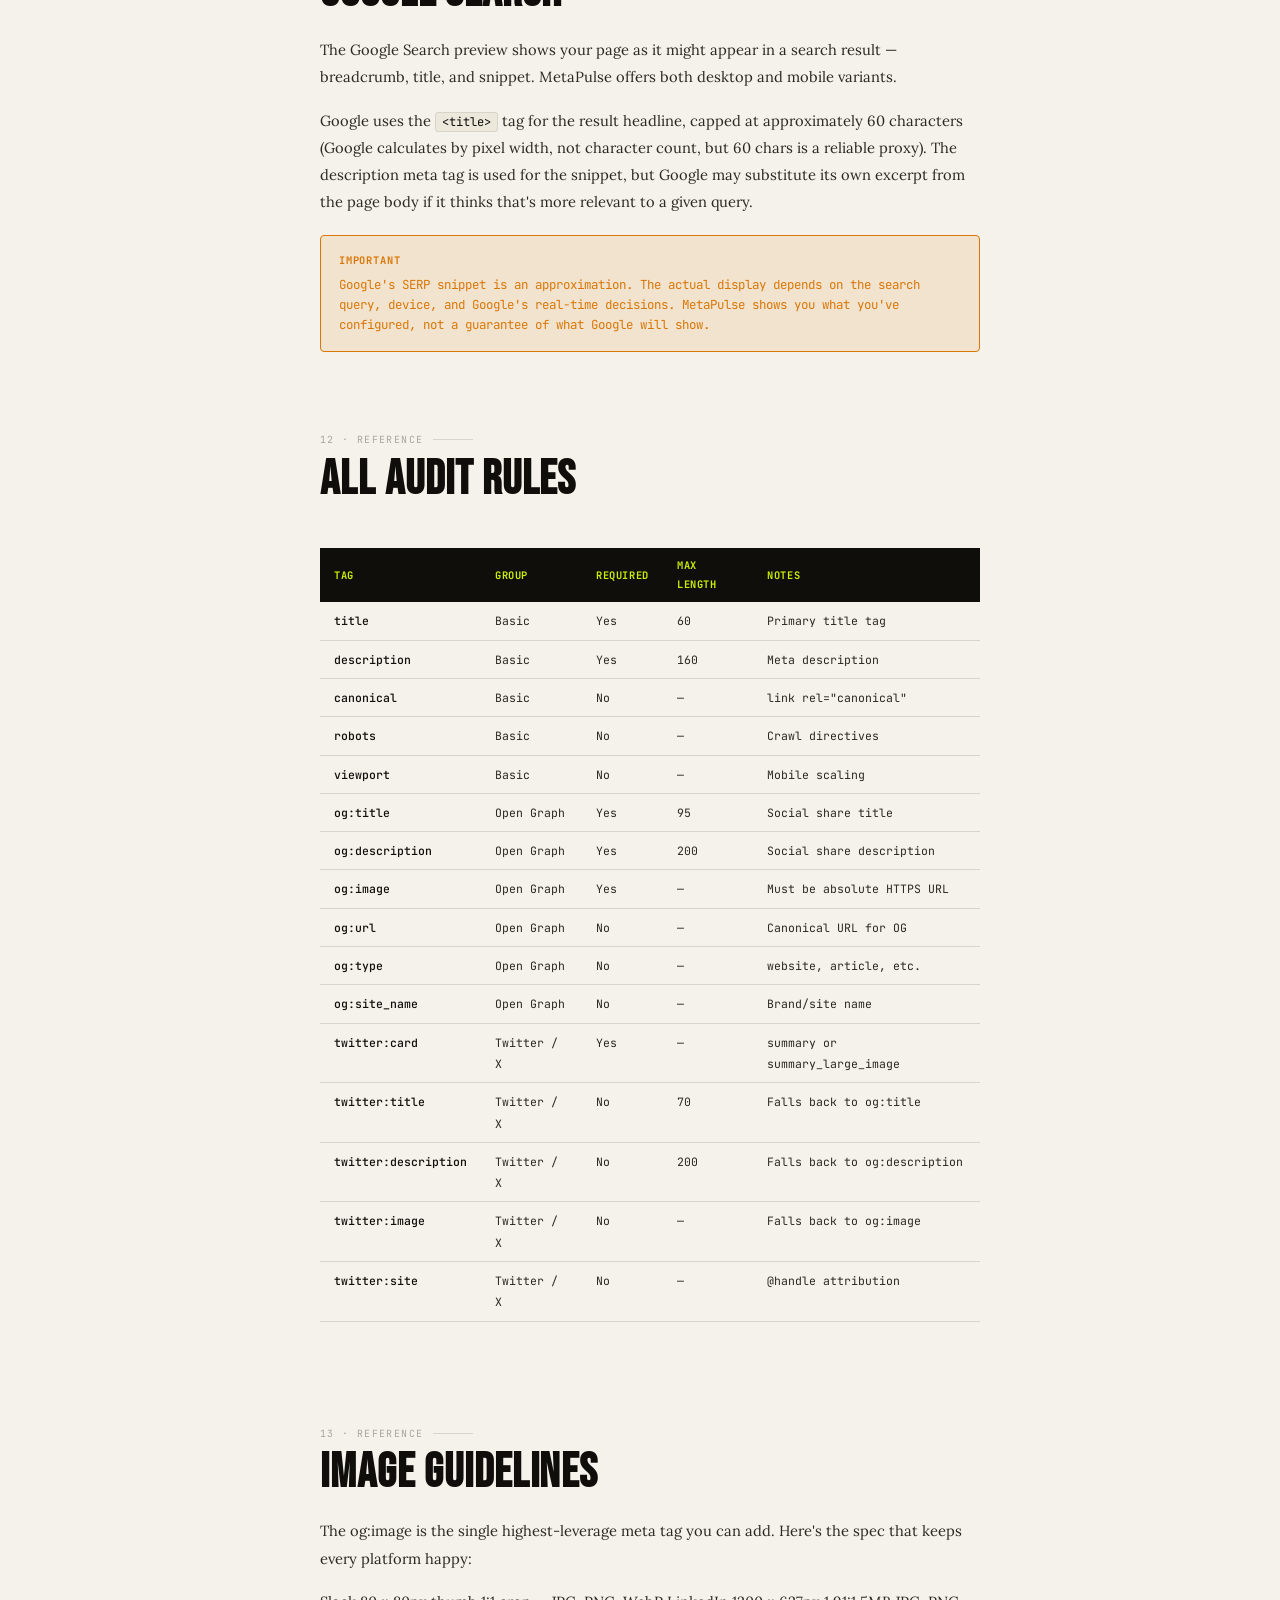
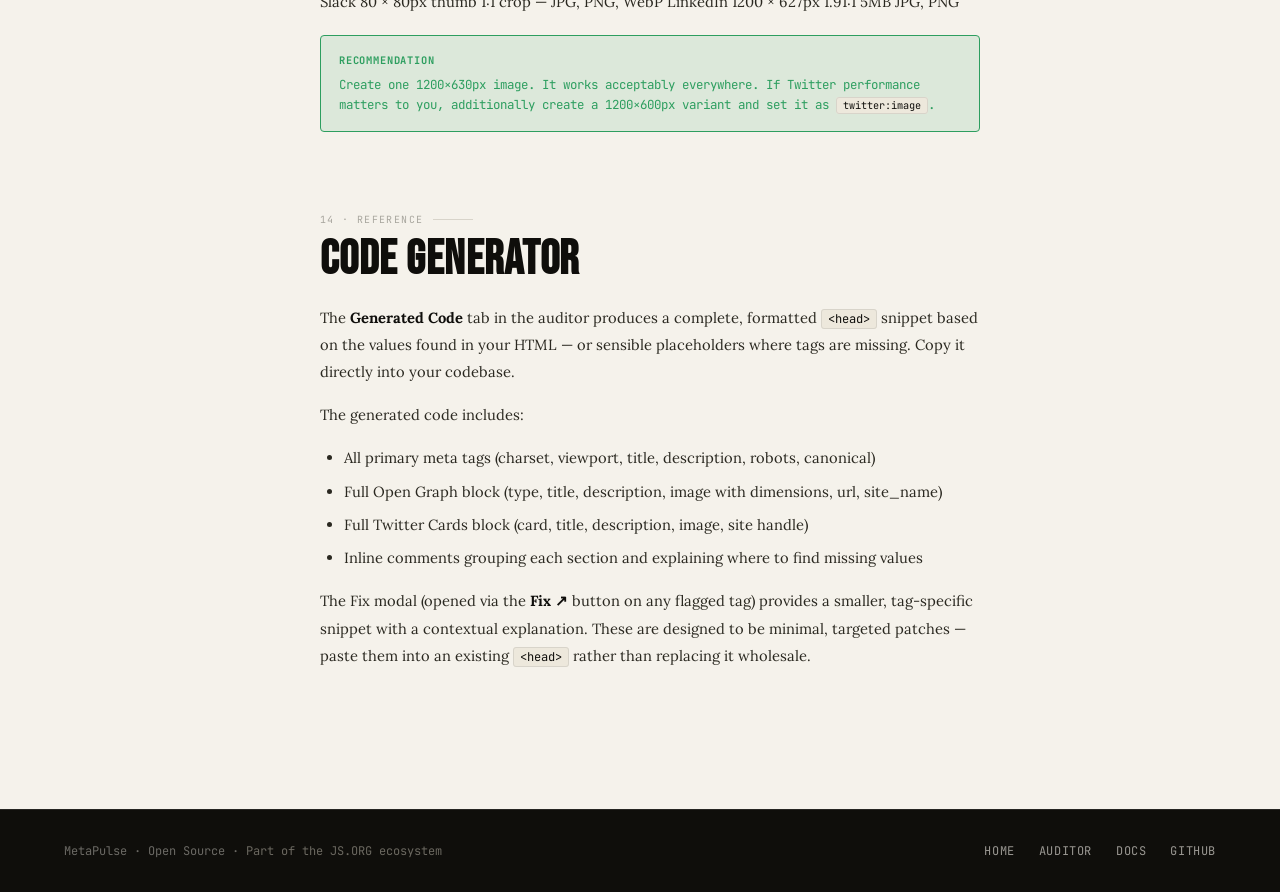
<file: docs.html>
<!doctype html>
<html lang="en">
  <head>
    <meta charset="UTF-8" />
    <meta name="viewport" content="width=device-width, initial-scale=1.0" />
    <title>Documentation — MetaPulse</title>
    <link rel="stylesheet" href="css/tokens.css" />
    <link rel="stylesheet" href="css/main.css" />
    <link rel="stylesheet" href="css/docs.css" />
    <link rel="shortcut icon" href="public/favicon.ico" type="image/x-icon">
  </head>
  <body>
    <!-- NAV -->
    <header class="main-header">
      <div class="header-container">
        <a href="index.html" class="brand">
          <div class="brand-logo">
            <img src="public/logo.png" alt="MetaPulse Logo" />
          </div>
          <span class="brand-name">MetaPulse</span>
        </a>

        <nav class="nav-menu" id="navMenu">
          <ul class="nav-list">
            <li><a href="index.html" class="nav-link">Home</a></li>
            <li><a href="app.html" class="nav-link">Auditor</a></li>
            <li><a href="docs.html" class="nav-link active">Docs</a></li>
            <li>
              <a
                href="https://github.com/kvnqpoza/metapulse"
                class="nav-link github-link"
                target="_blank"
                rel="noopener"
              >
                <svg
                  width="18"
                  height="18"
                  viewBox="0 0 24 24"
                  fill="none"
                  stroke="currentColor"
                  stroke-width="2"
                  stroke-linecap="round"
                  stroke-linejoin="round"
                >
                  <path
                    d="M9 19c-5 1.5-5-2.5-7-3m14 6v-3.87a3.37 3.37 0 0 0-.94-2.61c3.14-.35 6.44-1.54 6.44-7A5.44 5.44 0 0 0 20 4.77 5.07 5.07 0 0 0 19.91 1S18.73.65 16 2.48a13.38 13.38 0 0 0-7 0C6.27.65 5.09 1 5.09 1A5.07 5.07 0 0 0 5 4.77a5.44 5.44 0 0 0-1.5 3.78c0 5.42 3.3 6.61 6.44 7A3.37 3.37 0 0 0 9 18.13V22"
                  />
                </svg>
                <span>GitHub</span>
              </a>
            </li>
          </ul>
        </nav>

        <div class="header-actions">
          <a href="app.html" class="btn-launch">Launch Tool</a>
          <button class="menu-toggle" id="menuToggle" aria-label="Toggle menu">
            <span class="hamburger"></span>
          </button>
        </div>
      </div>
    </header>

    <div class="docs-layout">
      <!-- ─── DOCS TOC TOGGLE (mobile) ─── -->
      <button class="docs-toc-toggle" id="docsTocToggle">
        Table of Contents
        <span class="docs-toc-toggle-icon">▾</span>
      </button>

      <!-- ─── DOCS NAV ─── -->
      <nav class="docs-nav" id="docsNav">
        <div class="docs-nav-section">
          <div class="docs-nav-heading">Getting Started</div>
          <a href="#intro" class="docs-nav-link active">Introduction</a>
          <a href="#quickstart" class="docs-nav-link">Quick Start</a>
          <a href="#privacy" class="docs-nav-link">Privacy</a>
        </div>
        <div class="docs-nav-section">
          <div class="docs-nav-heading">The Audit Engine</div>
          <a href="#basic" class="docs-nav-link">Basic Meta Tags</a>
          <a href="#og" class="docs-nav-link">Open Graph</a>
          <a href="#twitter" class="docs-nav-link">Twitter Cards</a>
          <a href="#scoring" class="docs-nav-link">Scoring System</a>
        </div>
        <div class="docs-nav-section">
          <div class="docs-nav-heading">Platform Previews</div>
          <a href="#prev-twitter" class="docs-nav-link">Twitter / X</a>
          <a href="#prev-slack" class="docs-nav-link">Slack</a>
          <a href="#prev-whatsapp" class="docs-nav-link">WhatsApp</a>
          <a href="#prev-google" class="docs-nav-link">Google Search</a>
        </div>
        <div class="docs-nav-section">
          <div class="docs-nav-heading">Reference</div>
          <a href="#rules-table" class="docs-nav-link">All Rules</a>
          <a href="#images" class="docs-nav-link">Image Guidelines</a>
          <a href="#code-gen" class="docs-nav-link">Code Generator</a>
        </div>
      </nav>

      <!-- ─── DOCS CONTENT ─── -->
      <article class="docs-content">
        <!-- ── Introduction ── -->
        <section class="docs-chapter" id="intro">
          <div class="chapter-kicker">01 · Introduction</div>
          <h1 class="chapter-title">What is MetaPulse?</h1>
          <p class="chapter-lead">
            MetaPulse is a browser-based meta tag auditor and social preview
            simulator. Paste your HTML, and in under a second you'll know
            exactly which tags are missing, which are misconfigured, and what
            your link will look like when it lands in a Slack thread, a WhatsApp
            chat, or a tweet.
          </p>
          <div class="docs-body">
            <p>
              The premise is simple:
              <strong
                >meta tags are invisible to most developers until something goes
                wrong</strong
              >. You ship a blog post, your colleague shares it on Slack, and it
              comes up as a sad grey box with no image. Or the title is
              truncated at the worst possible character. Or Twitter shows a tiny
              thumbnail instead of a dramatic banner.
            </p>
            <p>
              These are not mysterious failures. Every platform has documented,
              predictable requirements. MetaPulse codifies those requirements
              into an audit engine that checks 15+ tag types against
              platform-specific rules — not just "does the tag exist?" but "is
              the value appropriate for each context?"
            </p>
            <h3>Who it's for</h3>
            <p>
              <strong>Web developers</strong> who want to verify meta coverage
              during development, before a PR merges.
              <strong>SEO specialists</strong> who need a quick visual check
              without hunting through raw source.
              <strong>Content and social media teams</strong> who want to
              preview what a shared link will actually look like — not guess.
            </p>
            <div class="callout callout-info">
              <span class="callout-label">Note</span>
              MetaPulse is a client-side tool. Everything runs in your browser.
              No data is sent to any server. No accounts, no tracking, no
              nonsense.
            </div>
          </div>
        </section>

        <!-- ── Quick Start ── -->
        <section class="docs-chapter" id="quickstart">
          <div class="chapter-kicker">02 · Getting Started</div>
          <h2 class="chapter-title">Quick Start</h2>
          <p class="chapter-lead">
            You're three steps away from knowing exactly why your links look bad
            on social.
          </p>
          <div class="docs-body">
            <h3>Step 1 — Get your HTML</h3>
            <p>
              Open the page you want to audit in your browser. Press
              <code>Cmd+U</code> (Mac) or <code>Ctrl+U</code> (Windows) to open
              View Source. Select everything (<code>Cmd+A</code>) and copy it.
            </p>
            <p>
              Alternatively, if you have access to your codebase, you can paste
              just the <code>&lt;head&gt;</code> section — MetaPulse only needs
              what's in there.
            </p>

            <h3>Step 2 — Paste and audit</h3>
            <p>
              Head to the <a href="app.html">Auditor</a>. Make sure the
              <strong>HTML Snippet</strong> tab is selected. Paste your HTML
              into the text area, then click <strong>Audit Now</strong> (or
              press <code>Cmd+Enter</code> / <code>Ctrl+Enter</code>).
            </p>

            <h3>Step 3 — Read the results</h3>
            <p>
              The sidebar shows your <strong>SEO Health Score</strong> (0–100),
              a tag-by-tag breakdown, and an asset checklist. The main panel
              shows your previews. Switch between Twitter, Slack, WhatsApp, and
              Google using the tabs at the top.
            </p>
            <p>
              Any tag flagged as <strong>warn</strong> or
              <strong>error</strong> has a <strong>Fix ↗</strong> button. Click
              it to see a copy-pasteable HTML snippet with an explanation of
              what it does and why it matters.
            </p>

            <h4>Using the URL option</h4>
            <p>
              You can also switch to the <strong>URL</strong> tab and enter a
              page URL directly. MetaPulse will attempt to fetch the page via a
              CORS proxy. This works for most public pages, but if the target
              server blocks it, MetaPulse will say so clearly and switch you to
              HTML mode.
            </p>
            <div class="callout callout-tip">
              <span class="callout-label">Tip</span>
              For local development, the HTML Snippet method is always more
              reliable. There's no CORS to worry about, and you see exactly
              what's in your current build, not a cached version.
            </div>
          </div>
        </section>

        <!-- ── Privacy ── -->
        <section class="docs-chapter" id="privacy">
          <div class="chapter-kicker">03 · Privacy</div>
          <h2 class="chapter-title">Your data stays yours.</h2>
          <p class="chapter-lead">
            MetaPulse is entirely client-side. The HTML you paste never leaves
            your browser. The audit runs locally. The previews render locally.
          </p>
          <div class="docs-body">
            <p>The only network requests MetaPulse makes are:</p>
            <ul>
              <li>
                <strong>URL fetching (optional):</strong> If you use the URL
                tab, the page is fetched via a public CORS proxy
                (<code>corsproxy.io</code>). This is an optional convenience and
                can be avoided entirely by pasting HTML.
              </li>
              <li>
                <strong>OG image loading:</strong> When rendering previews, your
                browser fetches the <code>og:image</code> URL directly. This is
                the same request a browser would make when visiting your page
                normally.
              </li>
              <li>
                <strong>Google Fonts:</strong> Typography is loaded from Google
                Fonts on page load.
              </li>
            </ul>
            <p>
              No analytics. No cookies. No fingerprinting. MetaPulse has no
              backend.
            </p>
          </div>
        </section>

        <!-- ── Basic Meta ── -->
        <section class="docs-chapter" id="basic">
          <div class="chapter-kicker">04 · Audit Engine</div>
          <h2 class="chapter-title">Basic Meta Tags</h2>
          <p class="chapter-lead">
            Before Open Graph existed, before Twitter Cards were a thing, there
            were five basic meta tags that every page should have. Surprisingly
            many pages still get these wrong.
          </p>
          <div class="docs-body">
            <h3>&lt;title&gt;</h3>
            <p>
              The page title is the most fundamental signal in the whole meta
              tag universe. It appears in browser tabs, bookmark lists, Google's
              search result headlines, and as a fallback title on every social
              platform that hasn't found an <code>og:title</code> first.
            </p>
            <p>
              <strong>Optimal length: 50–60 characters.</strong> Google displays
              up to roughly 600px of width, which typically fits 50–60
              characters. Go beyond that and you'll see an ellipsis in search
              results. Shorter is fine. Much longer is a gamble.
            </p>
            <div class="callout callout-warn">
              <span class="callout-label">Common mistake</span>
              Using the same title on every page — usually the site name alone
              ("Acme Corp" on every single URL). Search engines see this as thin
              content. So does the human trying to find the right tab.
            </div>

            <h3>Meta description</h3>
            <p>
              The meta description is Google's official source for the search
              result snippet — though Google reserves the right to ignore it and
              pull text from the page body instead if it thinks that's more
              relevant to the query. Other platforms use it more faithfully.
            </p>
            <p>
              <strong>Optimal length: 120–160 characters.</strong> Long enough
              to be informative. Short enough to not get cut off. Write it like
              ad copy, not a legal disclaimer.
            </p>

            <h3>Canonical URL</h3>
            <p>
              The <code>link rel="canonical"</code> element tells search engines
              which URL is the "real" version of a page. Critical when the same
              content is accessible at multiple URLs — with or without
              <code>www</code>, with or without trailing slashes, with or
              without query parameters. Without it, Google may split your
              ranking signals across all the variants.
            </p>

            <h3>Viewport meta</h3>
            <p>
              The viewport meta tag tells mobile browsers how to scale the page.
              Without it, mobile browsers typically render the page at a desktop
              width and then scale it down — making text tiny and interactions
              fiddly. Google uses mobile-friendliness as a ranking signal.
            </p>
            <p>
              The standard value:
              <code>width=device-width, initial-scale=1</code>. Rarely needs to
              be anything else.
            </p>
          </div>
        </section>

        <!-- ── Open Graph ── -->
        <section class="docs-chapter" id="og">
          <div class="chapter-kicker">05 · Audit Engine</div>
          <h2 class="chapter-title">Open Graph</h2>
          <p class="chapter-lead">
            The Open Graph protocol was invented by Facebook in 2010 and has
            since become the universal language of link previews. If a platform
            wants to show a rich link card, it almost certainly starts by
            reading your OG tags.
          </p>
          <div class="docs-body">
            <h3>The four required tags</h3>
            <p>
              The Open Graph spec nominates four "basic" tags that should be
              present on every page:
              <code>og:title</code>, <code>og:type</code>,
              <code>og:image</code>, and <code>og:url</code>. MetaPulse flags
              <code>og:title</code>, <code>og:description</code>, and
              <code>og:image</code> as required because, in practice, a link
              preview without any of these three is broken.
            </p>

            <h4>og:title</h4>
            <p>
              The link's display title on social platforms. Can (and often
              should) differ from the page <code>&lt;title&gt;</code>. Optimal:
              under 95 characters. Twitter truncates at 70 in its own title
              field.
            </p>

            <h4>og:description</h4>
            <p>
              The teaser text below the title. Optimal: under 200 characters.
              Write for humans who are deciding whether to click, not for
              keyword density.
            </p>

            <h4>og:image</h4>
            <p>
              The preview image. This single tag has the biggest impact on
              click-through rates of any meta tag. Requirements:
            </p>
            <ul>
              <li>
                <strong>Must be an absolute URL</strong> (starting with
                <code>https://</code>). Relative URLs will not work across
                platforms.
              </li>
              <li>
                <strong>Recommended dimensions: 1200×630px</strong> for Open
                Graph. Twitter Large Image Cards prefer 1200×600px (2:1 ratio).
              </li>
              <li>
                <strong>Format:</strong> JPG, PNG, or WebP. GIF is supported by
                some platforms but not all. WebP is the modern choice.
              </li>
              <li>
                <strong>File size:</strong> Under 300KB is a safe target.
                Messaging apps (WhatsApp, iMessage) sometimes refuse to load
                larger images.
              </li>
            </ul>

            <h4>og:url</h4>
            <p>
              The canonical URL for this piece of content. Platforms use this to
              aggregate share counts. Without it, each URL variant (with/without
              www, with/without trailing slash) gets its own share count.
            </p>

            <div class="callout callout-tip">
              <span class="callout-label">Tip</span>
              Set <code>og:image:width</code> and
              <code>og:image:height</code> as well. Some platforms won't wait to
              load and parse the image — they'll just trust what you declare.
            </div>
          </div>
        </section>

        <!-- ── Twitter Cards ── -->
        <section class="docs-chapter" id="twitter">
          <div class="chapter-kicker">06 · Audit Engine</div>
          <h2 class="chapter-title">Twitter Cards</h2>
          <p class="chapter-lead">
            Twitter (now X) has its own set of meta tags that override OG tags
            within the platform. Most of them fall back to their OG equivalents
            if absent — but <code>twitter:card</code> doesn't. Without it, you
            get no card at all.
          </p>
          <div class="docs-body">
            <h3>twitter:card — the non-negotiable one</h3>
            <p>
              The <code>twitter:card</code> tag declares which card type to
              render. Valid values: <code>summary</code>,
              <code>summary_large_image</code>, <code>app</code>,
              <code>player</code>. The most useful for content pages is
              <code>summary_large_image</code>, which renders a full-width
              banner image above the title and description.
            </p>
            <p>
              Without this tag, Twitter/X falls back to a plain text link. No
              image. No card. Just a URL.
            </p>

            <h3>The rest of the Twitter tags</h3>
            <p>
              <code>twitter:title</code>, <code>twitter:description</code>, and
              <code>twitter:image</code> all fall back to their OG equivalents
              when absent. Setting them explicitly lets you tailor the Twitter
              experience — for instance, a punchier headline that works better
              in a 280-character context.
            </p>
            <p>
              <code>twitter:site</code> takes your <code>@handle</code>. It
              shows up in the card as attribution. It's free branding. You
              should set it.
            </p>
          </div>
        </section>

        <!-- ── Scoring ── -->
        <section class="docs-chapter" id="scoring">
          <div class="chapter-kicker">07 · Audit Engine</div>
          <h2 class="chapter-title">The Scoring System</h2>
          <p class="chapter-lead">
            The Health Score is a weighted 0–100 number. It's opinionated. It's
            meant to be directional, not definitive — a useful signal, not an
            absolute truth.
          </p>
          <div class="docs-body">
            <h3>How it's calculated</h3>
            <p>
              Each tag is assigned a weight based on how much it matters in
              practice:
            </p>
            <ul>
              <li>
                <strong>Required tags</strong> (title, description, og:title,
                og:description, og:image, twitter:card) — worth 12 points each
              </li>
              <li>
                <strong>Optional tags</strong> (canonical, og:url, og:type,
                og:site_name, twitter:*) — worth 4 points each
              </li>
            </ul>
            <p>For each tag:</p>
            <ul>
              <li><strong>OK</strong> → full weight</li>
              <li>
                <strong>Warn</strong> (present but length-exceeded or
                misconfigured) → 50% weight
              </li>
              <li>
                <strong>Missing</strong> (optional tag absent) → 15% weight
              </li>
              <li><strong>Error</strong> (required tag absent) → 0 weight</li>
            </ul>
            <p>
              The total earned weight is divided by the total possible weight
              and scaled to 100.
            </p>

            <h3>Grade thresholds</h3>
            <div class="table-wrap">
              <table class="rules-table">
                <thead>
                  <tr>
                    <th>Score</th>
                    <th>Grade</th>
                    <th>What it means</th>
                  </tr>
                </thead>
                <tbody>
                  <tr>
                    <td>90–100</td>
                    <td>EXCELLENT</td>
                    <td>
                      Nearly perfect meta coverage. Minor optional tags may be
                      absent.
                    </td>
                  </tr>
                  <tr>
                    <td>75–89</td>
                    <td>GOOD</td>
                    <td>
                      Solid. Required tags present. A few optional ones missing.
                    </td>
                  </tr>
                  <tr>
                    <td>55–74</td>
                    <td>FAIR</td>
                    <td>Some important tags absent or configured poorly.</td>
                  </tr>
                  <tr>
                    <td>30–54</td>
                    <td>POOR</td>
                    <td>
                      Multiple critical tags missing. Social previews will look
                      broken.
                    </td>
                  </tr>
                  <tr>
                    <td>0–29</td>
                    <td>CRITICAL</td>
                    <td>
                      Bare minimum. Links on social media will be embarrassing.
                    </td>
                  </tr>
                </tbody>
              </table>
            </div>
          </div>
        </section>

        <!-- ── Previews ── -->
        <section class="docs-chapter" id="prev-twitter">
          <div class="chapter-kicker">08 · Platform Previews</div>
          <h2 class="chapter-title">Twitter / X</h2>
          <div class="docs-body">
            <p>MetaPulse renders both Twitter card variants:</p>
            <h3>Summary Card</h3>
            <p>
              A horizontal layout with a small square thumbnail on the left and
              title/description on the right. Used when
              <code>twitter:card</code> is <code>summary</code>. Title is capped
              at 70 characters; description at 125.
            </p>
            <h3>Large Image Card (summary_large_image)</h3>
            <p>
              A vertical layout with a full-width image above the metadata. The
              aspect ratio is roughly 2:1 (1200×600px optimal). Title capped at
              70 characters. This is the card type you want for content pages —
              it stops thumbs mid-scroll.
            </p>
            <p>
              MetaPulse loads the actual <code>og:image</code> (or
              <code>twitter:image</code>) URL from your HTML and displays it in
              the card preview. What you see is what your audience sees.
            </p>
          </div>
        </section>

        <section class="docs-chapter" id="prev-slack">
          <div class="chapter-kicker">09 · Platform Previews</div>
          <h2 class="chapter-title">Slack</h2>
          <div class="docs-body">
            <p>
              Slack's link unfurl is a horizontal card with a coloured left
              border, site name, title, description, and a thumbnail image.
              MetaPulse simulates this precisely, including Slack's signature
              dark background and the green-accent left border.
            </p>
            <p>
              Slack reads <code>og:site_name</code>, <code>og:title</code>,
              <code>og:description</code>, and <code>og:image</code>. The
              thumbnail is a 80×80px crop of the OG image. If no OG image is
              present, the thumbnail slot is empty.
            </p>
            <p>
              Character limits are more generous in Slack than on Twitter, but
              the description is still cropped after roughly 180 characters in
              most clients.
            </p>
          </div>
        </section>

        <section class="docs-chapter" id="prev-whatsapp">
          <div class="chapter-kicker">10 · Platform Previews</div>
          <h2 class="chapter-title">WhatsApp</h2>
          <div class="docs-body">
            <p>
              WhatsApp renders a dark-themed link preview inside the message
              bubble. Title and description are pulled from OG tags. The preview
              image is displayed at 16:9 ratio above the text metadata.
            </p>
            <p>
              WhatsApp is stricter than most platforms: the
              <code>og:image</code> must be an absolute HTTPS URL, and the image
              file size should be under 300KB. Larger images may silently fail
              to load. Relative URLs are always ignored.
            </p>
            <p>
              Title is capped at approximately 60 characters, description at
              100. WhatsApp doesn't read <code>twitter:*</code> tags — it's
              exclusively OG.
            </p>
          </div>
        </section>

        <section class="docs-chapter" id="prev-google">
          <div class="chapter-kicker">11 · Platform Previews</div>
          <h2 class="chapter-title">Google Search</h2>
          <div class="docs-body">
            <p>
              The Google Search preview shows your page as it might appear in a
              search result — breadcrumb, title, and snippet. MetaPulse offers
              both desktop and mobile variants.
            </p>
            <p>
              Google uses the <code>&lt;title&gt;</code> tag for the result
              headline, capped at approximately 60 characters (Google calculates
              by pixel width, not character count, but 60 chars is a reliable
              proxy). The description meta tag is used for the snippet, but
              Google may substitute its own excerpt from the page body if it
              thinks that's more relevant to a given query.
            </p>
            <div class="callout callout-warn">
              <span class="callout-label">Important</span>
              Google's SERP snippet is an approximation. The actual display
              depends on the search query, device, and Google's real-time
              decisions. MetaPulse shows you what you've configured, not a
              guarantee of what Google will show.
            </div>
          </div>
        </section>

        <!-- ── Rules table ── -->
        <section class="docs-chapter" id="rules-table">
          <div class="chapter-kicker">12 · Reference</div>
          <h2 class="chapter-title">All Audit Rules</h2>
          <div class="docs-body">
            <div class="table-wrap">
              <table class="rules-table">
                <thead>
                  <tr>
                    <th>Tag</th>
                    <th>Group</th>
                    <th>Required</th>
                    <th>Max Length</th>
                    <th>Notes</th>
                  </tr>
                </thead>
                <tbody>
                  <tr>
                    <td>title</td>
                    <td>Basic</td>
                    <td>Yes</td>
                    <td>60</td>
                    <td>Primary title tag</td>
                  </tr>
                  <tr>
                    <td>description</td>
                    <td>Basic</td>
                    <td>Yes</td>
                    <td>160</td>
                    <td>Meta description</td>
                  </tr>
                  <tr>
                    <td>canonical</td>
                    <td>Basic</td>
                    <td>No</td>
                    <td>—</td>
                    <td>link rel="canonical"</td>
                  </tr>
                  <tr>
                    <td>robots</td>
                    <td>Basic</td>
                    <td>No</td>
                    <td>—</td>
                    <td>Crawl directives</td>
                  </tr>
                  <tr>
                    <td>viewport</td>
                    <td>Basic</td>
                    <td>No</td>
                    <td>—</td>
                    <td>Mobile scaling</td>
                  </tr>
                  <tr>
                    <td>og:title</td>
                    <td>Open Graph</td>
                    <td>Yes</td>
                    <td>95</td>
                    <td>Social share title</td>
                  </tr>
                  <tr>
                    <td>og:description</td>
                    <td>Open Graph</td>
                    <td>Yes</td>
                    <td>200</td>
                    <td>Social share description</td>
                  </tr>
                  <tr>
                    <td>og:image</td>
                    <td>Open Graph</td>
                    <td>Yes</td>
                    <td>—</td>
                    <td>Must be absolute HTTPS URL</td>
                  </tr>
                  <tr>
                    <td>og:url</td>
                    <td>Open Graph</td>
                    <td>No</td>
                    <td>—</td>
                    <td>Canonical URL for OG</td>
                  </tr>
                  <tr>
                    <td>og:type</td>
                    <td>Open Graph</td>
                    <td>No</td>
                    <td>—</td>
                    <td>website, article, etc.</td>
                  </tr>
                  <tr>
                    <td>og:site_name</td>
                    <td>Open Graph</td>
                    <td>No</td>
                    <td>—</td>
                    <td>Brand/site name</td>
                  </tr>
                  <tr>
                    <td>twitter:card</td>
                    <td>Twitter / X</td>
                    <td>Yes</td>
                    <td>—</td>
                    <td>summary or summary_large_image</td>
                  </tr>
                  <tr>
                    <td>twitter:title</td>
                    <td>Twitter / X</td>
                    <td>No</td>
                    <td>70</td>
                    <td>Falls back to og:title</td>
                  </tr>
                  <tr>
                    <td>twitter:description</td>
                    <td>Twitter / X</td>
                    <td>No</td>
                    <td>200</td>
                    <td>Falls back to og:description</td>
                  </tr>
                  <tr>
                    <td>twitter:image</td>
                    <td>Twitter / X</td>
                    <td>No</td>
                    <td>—</td>
                    <td>Falls back to og:image</td>
                  </tr>
                  <tr>
                    <td>twitter:site</td>
                    <td>Twitter / X</td>
                    <td>No</td>
                    <td>—</td>
                    <td>@handle attribution</td>
                  </tr>
                </tbody>
              </table>
            </div>
          </div>
        </section>

        <!-- ── Image Guidelines ── -->
        <section class="docs-chapter" id="images">
          <div class="chapter-kicker">13 · Reference</div>
          <h2 class="chapter-title">Image Guidelines</h2>
          <div class="docs-body">
            <p>
              The og:image is the single highest-leverage meta tag you can add.
              Here's the spec that keeps every platform happy:
            </p>
                  <td>Slack</td>
                  <td>80 × 80px thumb</td>
                  <td>1:1 crop</td>
                  <td>—</td>
                  <td>JPG, PNG, WebP</td>
                </tr>
                <tr>
                  <td>LinkedIn</td>
                  <td>1200 × 627px</td>
                  <td>1.91:1</td>
                  <td>5MB</td>
                  <td>JPG, PNG</td>
                </tr>
              </tbody>
            </table>
            <div class="callout callout-tip">
              <span class="callout-label">Recommendation</span>
              Create one 1200×630px image. It works acceptably everywhere. If
              Twitter performance matters to you, additionally create a
              1200×600px variant and set it as <code>twitter:image</code>.
            </div>
          </div>
        </section>

        <!-- ── Code Generator ── -->
        <section class="docs-chapter" id="code-gen">
          <div class="chapter-kicker">14 · Reference</div>
          <h2 class="chapter-title">Code Generator</h2>
          <div class="docs-body">
            <p>
              The <strong>Generated Code</strong> tab in the auditor produces a
              complete, formatted <code>&lt;head&gt;</code> snippet based on the
              values found in your HTML — or sensible placeholders where tags
              are missing. Copy it directly into your codebase.
            </p>
            <p>The generated code includes:</p>
            <ul>
              <li>
                All primary meta tags (charset, viewport, title, description,
                robots, canonical)
              </li>
              <li>
                Full Open Graph block (type, title, description, image with
                dimensions, url, site_name)
              </li>
              <li>
                Full Twitter Cards block (card, title, description, image, site
                handle)
              </li>
              <li>
                Inline comments grouping each section and explaining where to
                find missing values
              </li>
            </ul>
            <p>
              The Fix modal (opened via the <strong>Fix ↗</strong> button on any
              flagged tag) provides a smaller, tag-specific snippet with a
              contextual explanation. These are designed to be minimal, targeted
              patches — paste them into an existing
              <code>&lt;head&gt;</code> rather than replacing it wholesale.
            </p>
          </div>
        </section>
      </article>
    </div>

    <!-- FOOTER -->
    <footer class="site-footer">
      <span
        >MetaPulse · Open Source ·
        <a
          href="https://js.org"
          style="color: var(--ink-muted); text-decoration: none"
          >Part of the JS.ORG ecosystem</a
        ></span
      >
      <div class="footer-links">
        <a href="index.html">Home</a>
        <a href="app.html">Auditor</a>
        <a href="docs.html" class="active">Docs</a>
        <a href="https://github.com">GitHub</a>
      </div>
    </footer>

    <script>
      // Active link highlighting on scroll
      const sections = document.querySelectorAll("section[id]");
      const navLinks = document.querySelectorAll(".docs-nav-link");

      const observer = new IntersectionObserver(
        (entries) => {
          entries.forEach((entry) => {
            if (entry.isIntersecting) {
                const active = document.querySelector(
                  `.docs-nav-link[href="#${entry.target.id}"]`,
                );
                if (active) active.classList.add("active");
              }
            });
          },
          { rootMargin: "-20% 0px -70% 0px" },
        );

        sections.forEach((s) => observer.observe(s));
      </script>
      <script src="js/nav.js"></script>
  </body>
</html>
</file>
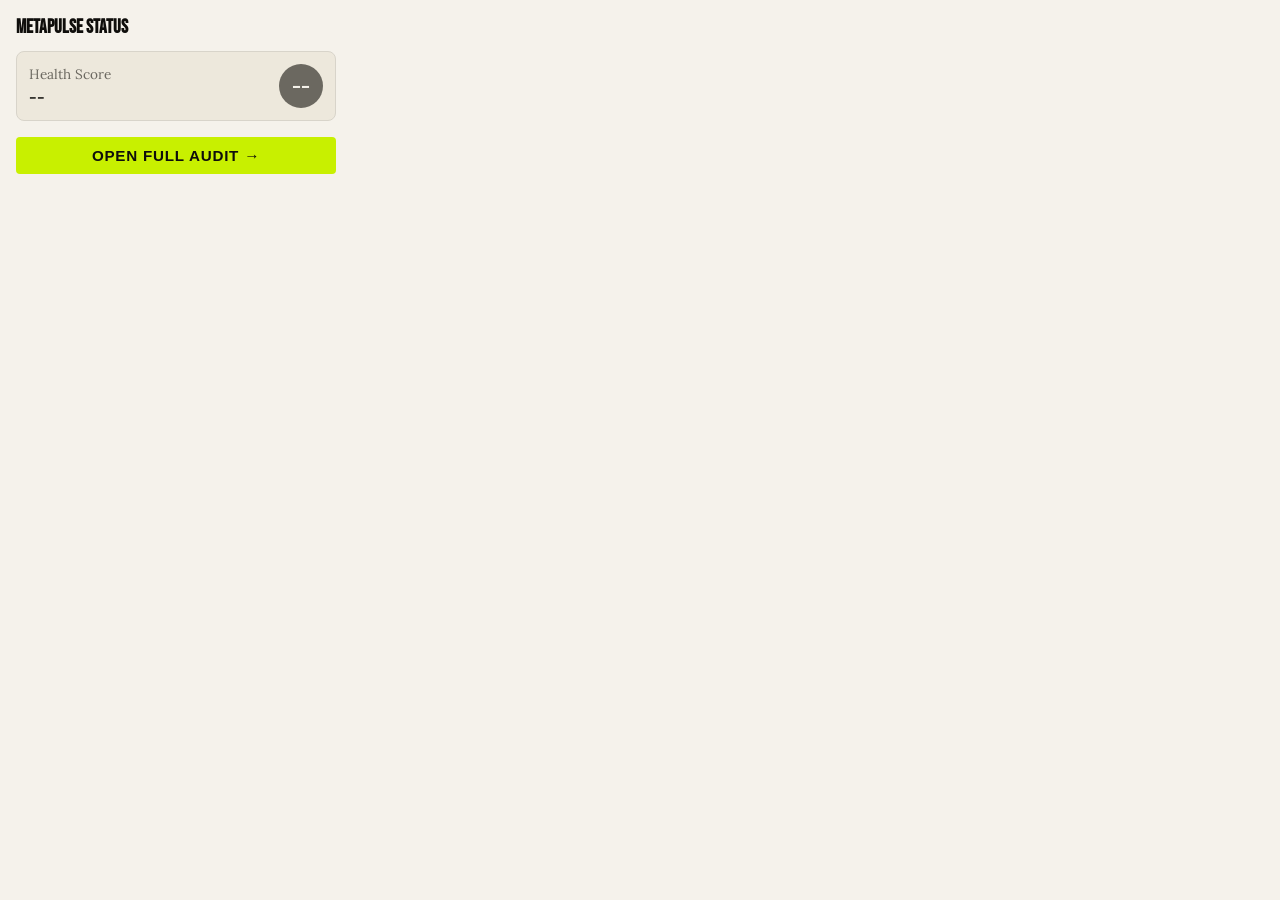
<file: extension/popup/popup.html>
<!doctype html>
<html>
  <head>
    <meta charset="utf-8" />
    <title>MetaPulse Popup</title>
    <link rel="stylesheet" href="../css/tokens.css" />
    <style>
      body {
        width: 320px;
        padding: 16px;
        font-family: var(--font-body);
        margin: 0;
        background: var(--paper);
        color: var(--ink);
      }
      h2 {
        font-family: var(--font-display);
        font-size: 1.2rem;
        margin: 0 0 12px;
      }
      .score-banner {
        display: flex;
        align-items: center;
        justify-content: space-between;
        padding: 12px;
        border-radius: 8px;
        background: var(--paper-warm);
        margin-bottom: 16px;
        border: 1px solid var(--rule);
      }
      .score-circle {
        display: flex;
        align-items: center;
        justify-content: center;
        width: 44px;
        height: 44px;
        border-radius: 50%;
        font-size: 1.2rem;
        font-weight: bold;
        color: var(--paper);
        background: var(--ink-muted);
      }
      .btn {
        display: block;
        width: 100%;
        text-align: center;
        padding: 10px;
        border-radius: 4px;
        border: none;
        background: var(--accent);
        color: var(--ink);
        cursor: pointer;
        font-size: 0.95rem;
        font-weight: 700;
        text-transform: uppercase;
        letter-spacing: 0.05em;
      }
      .btn:hover {
        opacity: 0.9;
      }
    </style>
  </head>
  <body>
    <h2>MetaPulse Status</h2>
    <div class="score-banner" id="scoreBanner">
      <div>
        <div
          style="
            font-size: 0.85rem;
            color: var(--ink-muted);
            margin-bottom: 4px;
          "
        >
          Health Score
        </div>
        <div id="scoreGrade" style="font-weight: 600">--</div>
      </div>
      <div class="score-circle" id="scoreBadge">--</div>
    </div>
    <button id="openAuditBtn" class="btn">Open Full Audit →</button>
    <script type="module" src="popup.js"></script>
  </body>
</html>
</file>
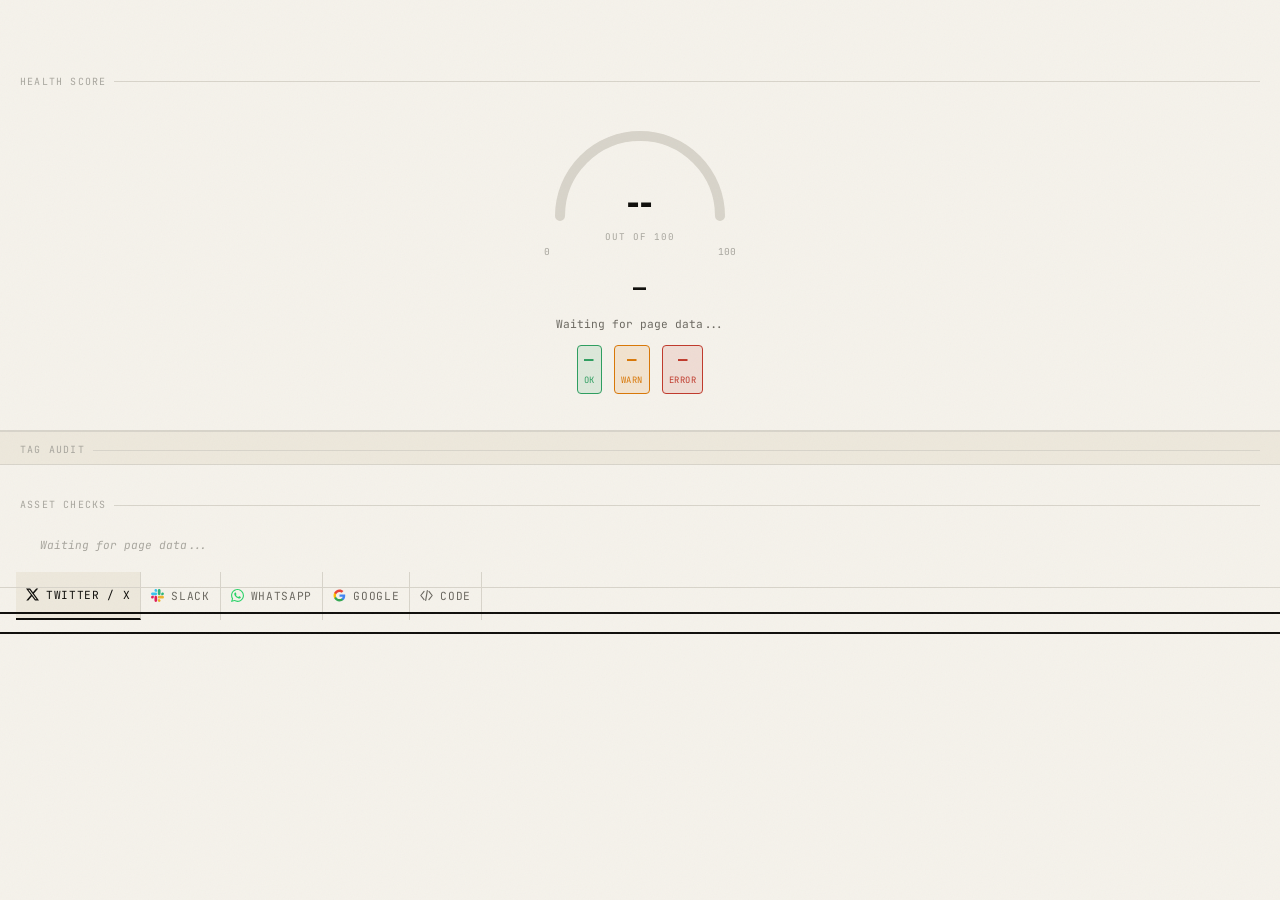
<file: extension/sidepanel/sidepanel.html>
<!doctype html>
<html lang="en">
  <head>
    <meta charset="UTF-8" />
    <meta name="viewport" content="width=device-width, initial-scale=1.0" />
    <title>Auditor — MetaPulse</title>
    <link rel="stylesheet" href="../css/tokens.css" />
    <link rel="stylesheet" href="../css/main.css" />
    <link rel="stylesheet" href="../css/app.css" />
    <link rel="stylesheet" href="sidepanel.css" />
  </head>
  <body>
    <div class="app-layout">
      <!-- SIDEBAR (Now acts as Top Section in Sidepanel) -->
      <aside class="app-sidebar">
        <!-- Score section -->
        <div class="sidebar-section">
          <div class="sidebar-label">Health Score</div>
          <div class="score-section">
            <div class="gauge-wrap">
              <svg
                class="gauge-svg"
                id="gaugeSvg"
                viewBox="10 10 180 100"
                overflow="visible"
              >
                <path
                  id="gaugeTrack"
                  d="M 20,100 A 80,80 0 1,1 180,100"
                  fill="none"
                  stroke="var(--rule)"
                  stroke-width="10"
                  stroke-linecap="round"
                />
                <path
                  id="gaugeFill"
                  d="M 20,100 A 80,80 0 1,1 180,100"
                  fill="none"
                  stroke-width="10"
                  stroke-linecap="round"
                  style="
                    stroke-dasharray: 251;
                    stroke-dashoffset: 251;
                    transition:
                      stroke-dashoffset 1.2s cubic-bezier(0.34, 1.56, 0.64, 1),
                      stroke 0.4s;
                    stroke: var(--ok);
                  "
                />
              </svg>
              <div class="gauge-center">
                <span class="gauge-score" id="gaugeScore">--</span>
                <span class="gauge-label">out of 100</span>
              </div>
            </div>
            <div class="gauge-ticks">
              <span class="gauge-tick-lbl">0</span>
              <span class="gauge-tick-lbl">100</span>
            </div>
            <div class="score-grade" id="scoreGrade">—</div>
            <div class="score-message" id="scoreMsg">
              Waiting for page data...
            </div>
            <div class="score-counts">
              <div class="score-count-pill ok-pill">
                <span class="score-count-num" id="countOk">—</span>
                <span class="score-count-lbl">OK</span>
              </div>
              <div class="score-count-pill warn-pill">
                <span class="score-count-num" id="countWarn">—</span>
                <span class="score-count-lbl">Warn</span>
              </div>
              <div class="score-count-pill err-pill">
                <span class="score-count-num" id="countErr">—</span>
                <span class="score-count-lbl">Error</span>
              </div>
            </div>
          </div>
        </div>

        <!-- Tag audit list -->
        <div id="tagListWrap">
          <div
            class="sidebar-label"
            style="
              padding: 10px 20px 6px;
              background: var(--paper-warm);
              border-bottom: 1px solid var(--rule);
              border-top: 1px solid var(--rule);
            "
          >
            Tag Audit
          </div>
          <div id="tagList"></div>
        </div>

        <!-- Asset checks -->
        <div class="sidebar-section">
          <div class="sidebar-label">Asset Checks</div>
          <div class="asset-grid" id="assetGrid">
            <div
              style="
                font-family: var(--font-mono);
                font-size: 0.7rem;
                color: var(--ink-faint);
                font-style: italic;
              "
            >
              Waiting for page data...
            </div>
          </div>
        </div>
      </aside>

      <!-- MAIN / PREVIEWS -->
      <main class="app-main">
        <div class="preview-tab-bar">
          <button
            class="preview-tab active"
            data-tab="twitter"
            id="tab-twitter"
          >
            <svg width="13" height="13" viewBox="0 0 16 16" fill="currentColor">
              <path
                d="M12.6.75h2.454l-5.36 6.142L16 15.25h-4.937l-3.867-5.07-4.425 5.07H.316l5.733-6.57L0 .75h5.063l3.495 4.633L12.601.75Zm-.86 13.028h1.36L4.323 2.145H2.865z"
              />
            </svg>
            Twitter / X
          </button>
          <button class="preview-tab" data-tab="slack" id="tab-slack">
            <svg
              width="13"
              height="13"
              viewBox="0 0 127 127"
              fill="currentColor"
            >
              <path
                d="M27.2 80c0 7.3-5.9 13.2-13.2 13.2C6.7 93.2.8 87.3.8 80c0-7.3 5.9-13.2 13.2-13.2h13.2V80zm6.6 0c0-7.3 5.9-13.2 13.2-13.2 7.3 0 13.2 5.9 13.2 13.2v33c0 7.3-5.9 13.2-13.2 13.2-7.3 0-13.2-5.9-13.2-13.2V80z"
                fill="#E01E5A"
              />
              <path
                d="M47 27c-7.3 0-13.2-5.9-13.2-13.2C33.8 6.5 39.7.6 47 .6c7.3 0 13.2 5.9 13.2 13.2V27H47zm0 6.7c7.3 0 13.2 5.9 13.2 13.2 0 7.3-5.9 13.2-13.2 13.2H13.9C6.6 60.1.7 54.2.7 46.9c0-7.3 5.9-13.2 13.2-13.2H47z"
                fill="#36C5F0"
              />
              <path
                d="M99.9 46.9c0-7.3 5.9-13.2 13.2-13.2 7.3 0 13.2 5.9 13.2 13.2 0 7.3-5.9 13.2-13.2 13.2H99.9V46.9zm-6.6 0c0 7.3-5.9 13.2-13.2 13.2-7.3 0-13.2-5.9-13.2-13.2V13.8C66.9 6.5 72.8.6 80.1.6c7.3 0 13.2 5.9 13.2 13.2v33.1z"
                fill="#2EB67D"
              />
              <path
                d="M80.1 99.8c7.3 0 13.2 5.9 13.2 13.2 0 7.3-5.9 13.2-13.2 13.2-7.3 0-13.2-5.9-13.2-13.2V99.8h13.2zm0-6.6c-7.3 0-13.2-5.9-13.2-13.2 0-7.3 5.9-13.2 13.2-13.2h33.1c7.3 0 13.2 5.9 13.2 13.2 0 7.3-5.9 13.2-13.2 13.2H80.1z"
                fill="#ECB22E"
              />
            </svg>
            Slack
          </button>
          <button class="preview-tab" data-tab="whatsapp" id="tab-whatsapp">
            <svg width="13" height="13" viewBox="0 0 24 24" fill="#25D366">
              <path
                d="M17.472 14.382c-.297-.149-1.758-.867-2.03-.967-.273-.099-.471-.148-.67.15-.197.297-.767.966-.94 1.164-.173.199-.347.223-.644.075-.297-.15-1.255-.463-2.39-1.475-.883-.788-1.48-1.761-1.653-2.059-.173-.297-.018-.458.13-.606.134-.133.298-.347.446-.52.149-.174.198-.298.298-.497.099-.198.05-.371-.025-.52-.075-.149-.669-1.612-.916-2.207-.242-.579-.487-.5-.669-.51-.173-.008-.371-.01-.57-.01-.198 0-.52.074-.792.372-.272.297-1.04 1.016-1.04 2.479 0 1.462 1.065 2.875 1.213 3.074.149.198 2.096 3.2 5.077 4.487.709.306 1.262.489 1.694.625.712.227 1.36.195 1.871.118.571-.085 1.758-.719 2.006-1.413.248-.694.248-1.289.173-1.413-.074-.124-.272-.198-.57-.347m-5.421 7.403h-.004a9.87 9.87 0 01-5.031-1.378l-.361-.214-3.741.982.998-3.648-.235-.374a9.86 9.86 0 01-1.51-5.26c.001-5.45 4.436-9.884 9.888-9.884 2.64 0 5.122 1.03 6.988 2.898a9.825 9.825 0 012.893 6.994c-.003 5.45-4.437 9.884-9.885 9.884m8.413-18.297A11.815 11.815 0 0012.05 0C5.495 0 .16 5.335.157 11.892c0 2.096.547 4.142 1.588 5.945L.057 24l6.305-1.654a11.882 11.882 0 005.683 1.448h.005c6.554 0 11.89-5.335 11.893-11.893a11.821 11.821 0 00-3.48-8.413z"
              />
            </svg>
            WhatsApp
          </button>
          <button class="preview-tab" data-tab="google" id="tab-google">
            <svg width="13" height="13" viewBox="0 0 24 24">
              <path
                d="M22.56 12.25c0-.78-.07-1.53-.2-2.25H12v4.26h5.92c-.26 1.37-1.04 2.53-2.21 3.31v2.77h3.57c2.08-1.92 3.28-4.74 3.28-8.09z"
                fill="#4285F4"
              />
              <path
                d="M12 23c2.97 0 5.46-.98 7.28-2.66l-3.57-2.77c-.98.66-2.23 1.06-3.71 1.06-2.86 0-5.29-1.93-6.16-4.53H2.18v2.84C3.99 20.53 7.7 23 12 23z"
                fill="#34A853"
              />
              <path
                d="M5.84 14.09c-.22-.66-.35-1.36-.35-2.09s.13-1.43.35-2.09V7.07H2.18C1.43 8.55 1 10.22 1 12s.43 3.45 1.18 4.93l2.85-2.22.81-.62z"
                fill="#FBBC05"
              />
              <path
                d="M12 5.38c1.62 0 3.06.56 4.21 1.64l3.15-3.15C17.45 2.09 14.97 1 12 1 7.7 1 3.99 3.47 2.18 7.07l3.66 2.84c.87-2.6 3.3-4.53 6.16-4.53z"
                fill="#EA4335"
              />
            </svg>
            Google
          </button>
          <button class="preview-tab" data-tab="code" id="tab-code">
            <svg width="13" height="13" viewBox="0 0 16 16" fill="none">
              <path
                d="M5 3L1 8l4 5M11 3l4 5-4 5M9 2l-2 12"
                stroke="currentColor"
                stroke-width="1.4"
                stroke-linecap="round"
                stroke-linejoin="round"
              />
            </svg>
            Code
          </button>
        </div>

        <div class="preview-pane active" data-pane="twitter" id="pane-twitter">
          <div id="previewTwitter"></div>
        </div>
        <div class="preview-pane" data-pane="slack" id="pane-slack">
          <div id="previewSlack"></div>
        </div>
        <div class="preview-pane" data-pane="whatsapp" id="pane-whatsapp">
          <div id="previewWhatsapp"></div>
        </div>
        <div class="preview-pane" data-pane="google" id="pane-google">
          <div id="previewGoogle"></div>
        </div>
        <div class="preview-pane" data-pane="code" id="pane-code">
          <div id="codeSection">
            <div class="code-wrap">
              <pre
                class="code-block"
                id="codeOutput"
                style="min-height: 200px"
              ></pre>
              <button class="copy-btn" id="copyFullBtn">Copy All</button>
            </div>
          </div>
        </div>
      </main>
    </div>

    <!-- FIX MODAL -->
    <div class="modal-backdrop" id="fixModal">
      <div class="modal">
        <div class="modal-header">
          <div class="modal-title" id="modalTitle">Fix: tag</div>
          <button class="modal-close" id="modalCloseBtn">✕</button>
        </div>
        <p class="modal-desc" id="modalDesc"></p>
        <div class="code-wrap">
          <pre
            class="code-block"
            id="modalCode"
            style="font-size: 0.8rem; line-height: 1.8"
          ></pre>
          <button class="copy-btn" id="modalCopyBtn">Copy</button>
        </div>
        <div
          style="
            margin-top: 16px;
            display: flex;
            justify-content: flex-end;
            gap: 8px;
          "
        >
          <button class="btn btn-ghost btn-sm" id="modalCloseBtn2">
            Close
          </button>
        </div>
      </div>
    </div>

    <div class="toast" id="toast">
      <span class="toast-icon">✓</span>
      <span class="toast-msg">Done</span>
    </div>

    <script type="module" src="sidepanel.js"></script>
  </body>
</html>
</file>
<file: css/tokens.css>
/* ─────────────────────────────────────────────
   METAPULSE — DESIGN TOKENS
   ───────────────────────────────────────────── */

@import url("https://fonts.googleapis.com/css2?family=Bebas+Neue&family=Lora:ital,wght@0,400;0,500;0,600;1,400;1,500&family=JetBrains+Mono:ital,wght@0,300;0,400;0,500;1,400&display=swap");

:root {
  /* ── Palette ── */
  --ink: #0f0e0b;
  --ink-soft: #2a2820;
  --ink-muted: #6b6860;
  --ink-faint: #a8a69e;
  --paper: #f5f2eb;
  --paper-warm: #ede8dc;
  --paper-cool: #fafaf7;
  --rule: #d8d4ca;

  --accent: #c8f000; /* chartreuse — the one bright note */
  --accent-dark: #9ab800;
  --accent-dim: rgba(200, 240, 0, 0.15);

  --ok: #2d9e5f;
  --ok-dim: rgba(45, 158, 95, 0.12);
  --warn: #d97706;
  --warn-dim: rgba(217, 119, 6, 0.12);
  --err: #c0392b;
  --err-dim: rgba(192, 57, 43, 0.12);

  /* ── Typography ── */
  --font-display: "Bebas Neue", sans-serif;
  --font-body: "Lora", Georgia, serif;
  --font-mono: "JetBrains Mono", "Courier New", monospace;

  /* ── Spacing ── */
  --gap-xs: 4px;
  --gap-sm: 8px;
  --gap-md: 16px;
  --gap-lg: 32px;
  --gap-xl: 64px;

  /* ── Borders ── */
  --radius-sm: 4px;
  --radius-md: 8px;
  --radius-lg: 16px;

  /* ── Shadows ── */
  --shadow-sm: 0 1px 4px rgba(15, 14, 11, 0.08);
  --shadow-md: 0 4px 20px rgba(15, 14, 11, 0.12);
  --shadow-lg: 0 12px 48px rgba(15, 14, 11, 0.18);

  /* ── Transitions ── */
  --ease-out: cubic-bezier(0.22, 1, 0.36, 1);
  --ease-spring: cubic-bezier(0.34, 1.56, 0.64, 1);
}
</file>
<file: css/main.css>
/* ─────────────────────────────────────────────
   METAPULSE — GLOBAL STYLES
   ───────────────────────────────────────────── */

*,
*::before,
*::after {
  box-sizing: border-box;
  margin: 0;
  padding: 0;
}

html {
  scroll-behavior: smooth;
  font-size: 16px;
}

body {
  font-family: var(--font-body);
  background: var(--paper);
  color: var(--ink);
  line-height: 1.6;
  -webkit-font-smoothing: antialiased;
  -moz-osx-font-smoothing: grayscale;
  min-height: 100vh;
  overflow-x: hidden;
}

/* ── Grain overlay ── */
body::after {
  content: "";
  position: fixed;
  inset: 0;
  background-image: url("data:image/svg+xml,%3Csvg xmlns='http://www.w3.org/2000/svg' width='300' height='300'%3E%3Cfilter id='n'%3E%3CfeTurbulence type='fractalNoise' baseFrequency='0.75' numOctaves='4' stitchTiles='stitch'/%3E%3C/filter%3E%3Crect width='300' height='300' filter='url(%23n)' opacity='1'/%3E%3C/svg%3E");
  opacity: 0.035;
  pointer-events: none;
  z-index: 9999;
}

/* ── Scrollbar ── */
::-webkit-scrollbar {
  width: 6px;
}
::-webkit-scrollbar-track {
  background: var(--paper-warm);
}
::-webkit-scrollbar-thumb {
  background: var(--rule);
  border-radius: 99px;
}
::-webkit-scrollbar-thumb:hover {
  background: var(--ink-faint);
}

/* ── Typography base ── */
h1,
h2,
h3,
h4 {
  line-height: 1.15;
}
a {
  color: inherit;
}
img {
  display: block;
  max-width: 100%;
}

/* ── Utilities ── */
.display {
  font-family: var(--font-display);
}
.mono {
  font-family: var(--font-mono);
}
.serif {
  font-family: var(--font-body);
}

.text-muted {
  color: var(--ink-muted);
}
.text-faint {
  color: var(--ink-faint);
}
.text-accent {
  color: var(--accent-dark);
}
.text-ok {
  color: var(--ok);
}
.text-warn {
  color: var(--warn);
}
.text-err {
  color: var(--err);
}

/* ── Horizontal rule ── */
.hr {
  border: none;
  border-top: 1px solid var(--rule);
  margin: var(--gap-lg) 0;
}

.hr-thick {
  border: none;
  border-top: 3px solid var(--ink);
  margin-bottom: var(--gap-md);
}

/* ── Main Header (New) ── */
.main-header {
  position: fixed;
  top: 0;
  left: 0;
  width: 100%;
  height: 64px;
  z-index: 1000;
  background: rgba(15, 14, 11, 0.7);
  backdrop-filter: blur(12px);
  -webkit-backdrop-filter: blur(12px);
  border-bottom: 1px solid rgba(245, 242, 235, 0.1);
  display: flex;
  align-items: center;
  transition: all 0.3s ease;
}

.main-header.scrolled {
  background: rgba(15, 14, 11, 0.9);
  height: 56px;
  border-bottom-color: rgba(245, 242, 235, 0.2);
}

.header-container {
  width: 100%;
  max-width: 1400px;
  margin: 0 auto;
  padding: 0 24px;
  display: flex;
  align-items: center;
  justify-content: space-between;
}

.brand {
  display: flex;
  align-items: center;
  gap: 12px;
  text-decoration: none;
  color: var(--paper);
  transition: transform 0.2s ease;
}

.brand:hover {
  transform: translateY(-1px);
}

.brand-logo {
  width: 48px;
  height: 48px;
}

.brand-name {
  font-family: var(--font-display);
  font-size: 1.25rem;
  font-weight: 700;
  letter-spacing: -0.02em;
}

.nav-menu {
  margin-left: 40px;
}

.nav-list {
  display: flex;
  align-items: center;
  gap: 8px;
  list-style: none;
}

.nav-link {
  padding: 8px 16px;
  text-decoration: none;
  color: rgba(245, 242, 235, 0.6);
  font-family: var(--font-mono);
  font-size: 0.75rem;
  letter-spacing: 0.05em;
  text-transform: uppercase;
  border-radius: 6px;
  transition: all 0.2s ease;
}

.nav-link:hover,
.nav-link.active {
  color: var(--paper);
  background: rgba(245, 242, 235, 0.05);
}

.nav-link.active {
  background: rgba(200, 240, 0, 0.1);
  color: var(--accent);
}

.github-link {
  display: flex;
  align-items: center;
  gap: 8px;
}

.header-actions {
  display: flex;
  align-items: center;
  gap: 16px;
}

.btn-launch {
  padding: 10px 20px;
  background: var(--accent);
  color: var(--ink);
  text-decoration: none;
  font-family: var(--font-mono);
  font-size: 0.75rem;
  font-weight: 700;
  text-transform: uppercase;
  letter-spacing: 0.05em;
  border-radius: 6px;
  transition: all 0.2s ease;
}

.btn-launch:hover {
  background: var(--paper);
  transform: translateY(-1px);
  box-shadow: 0 4px 20px rgba(200, 240, 0, 0.4);
}

.btn-launch.secondary {
  background: rgba(245, 242, 235, 0.1);
  color: var(--paper);
}

.btn-launch.secondary:hover {
  background: rgba(245, 242, 235, 0.2);
}

.menu-toggle {
  display: none;
  width: 40px;
  height: 40px;
  background: rgba(245, 242, 235, 0.05);
  border: none;
  border-radius: 6px;
  cursor: pointer;
  position: relative;
  z-index: 1001;
}

.hamburger {
  display: block;
  width: 20px;
  height: 2px;
  background: var(--paper);
  position: absolute;
  top: 50%;
  left: 50%;
  transform: translate(-50%, -50%);
  transition: all 0.3s ease;
}

.hamburger::before,
.hamburger::after {
  content: "";
  display: block;
  width: 20px;
  height: 2px;
  background: var(--paper);
  position: absolute;
  left: 0;
  transition: all 0.3s ease;
}

.hamburger::before {
  top: -6px;
}

.hamburger::after {
  top: 6px;
}

.main-header.nav-open .hamburger {
  background: transparent;
}

.main-header.nav-open .hamburger::before {
  top: 0;
  transform: rotate(45deg);
}

.main-header.nav-open .hamburger::after {
  top: 0;
  transform: rotate(-45deg);
}

/* Offset for fixed header */
body {
  padding-top: 64px;
}

@media (max-width: 900px) {
  .nav-menu {
    position: fixed;
    top: 0;
    right: -100%;
    width: 280px;
    height: 100vh;
    background: var(--ink);
    padding: 100px 24px 40px;
    margin-left: 0;
    border-left: 1px solid rgba(245, 242, 235, 0.1);
    transition: right 0.4s cubic-bezier(0.77, 0, 0.175, 1);
    z-index: 999;
  }

  .main-header.nav-open .nav-menu {
    right: 0;
  }

  .nav-list {
    flex-direction: column;
    align-items: flex-start;
    gap: 16px;
  }

  .nav-link {
    font-size: 1.1rem;
    padding: 12px 0;
    width: 100%;
    border-radius: 0;
    border-bottom: 1px solid rgba(245, 242, 235, 0.05);
  }

  .menu-toggle {
    display: block;
  }

  .btn-launch.secondary {
    display: none;
  }
}

/* ── Buttons ── */
.btn {
  display: inline-flex;
  align-items: center;
  gap: 8px;
  padding: 10px 20px;
  border: 2px solid var(--ink);
  background: transparent;
  color: var(--ink);
  font-family: var(--font-mono);
  font-size: 0.78rem;
  letter-spacing: 0.06em;
  text-transform: uppercase;
  text-decoration: none;
  cursor: pointer;
  transition: all 0.15s;
  border-radius: var(--radius-sm);
  white-space: nowrap;
}

.btn:hover {
  background: var(--ink);
  color: var(--paper);
}

.btn-primary {
  background: var(--ink);
  color: var(--accent);
  border-color: var(--ink);
}
.btn-primary:hover {
  background: var(--ink-soft);
  color: var(--accent);
}

.btn-accent {
  background: var(--accent);
  color: var(--ink);
  border-color: var(--accent);
}
.btn-accent:hover {
  background: var(--accent-dark);
  border-color: var(--accent-dark);
}

.btn-ghost {
  border-color: var(--rule);
  color: var(--ink-muted);
}
.btn-ghost:hover {
  border-color: var(--ink);
  color: var(--ink);
  background: transparent;
}

.btn-sm {
  padding: 5px 12px;
  font-size: 0.68rem;
}

.btn-lg {
  padding: 14px 32px;
  font-size: 0.88rem;
}

/* ── Tags / badges ── */
.badge {
  display: inline-flex;
  align-items: center;
  gap: 5px;
  padding: 3px 9px;
  border-radius: 2px;
  font-family: var(--font-mono);
  font-size: 0.65rem;
  letter-spacing: 0.04em;
  font-weight: 500;
}

.badge-ok {
  background: var(--ok-dim);
  color: var(--ok);
  border: 1px solid var(--ok);
}
.badge-warn {
  background: var(--warn-dim);
  color: var(--warn);
  border: 1px solid var(--warn);
}
.badge-err {
  background: var(--err-dim);
  color: var(--err);
  border: 1px solid var(--err);
}
.badge-muted {
  background: var(--paper-warm);
  color: var(--ink-faint);
  border: 1px solid var(--rule);
}

/* ── Code blocks ── */
.code-block {
  background: var(--ink);
  color: #c8f000;
  padding: 20px;
  border-radius: var(--radius-md);
  font-family: var(--font-mono);
  font-size: 0.78rem;
  line-height: 1.9;
  overflow-x: auto;
  white-space: pre;
}

.code-block .tok-tag {
  color: #ff8c79;
}
.code-block .tok-attr {
  color: #79c7ff;
}
.code-block .tok-val {
  color: #c8f000;
}
.code-block .tok-comment {
  color: #4a4840;
  font-style: italic;
}
.code-block .tok-punct {
  color: #6b6860;
}

.code-wrap {
  position: relative;
}

.copy-btn {
  position: absolute;
  top: 10px;
  right: 10px;
  background: rgba(200, 240, 0, 0.1);
  border: 1px solid rgba(200, 240, 0, 0.3);
  color: var(--accent);
  padding: 4px 10px;
  border-radius: var(--radius-sm);
  font-family: var(--font-mono);
  font-size: 0.65rem;
  letter-spacing: 0.04em;
  text-transform: uppercase;
  cursor: pointer;
  transition: all 0.15s;
}

.copy-btn:hover {
  background: rgba(200, 240, 0, 0.2);
}
.copy-btn.copied {
  color: var(--ok);
  border-color: var(--ok);
  background: var(--ok-dim);
}

/* ── Toast ── */
.toast {
  position: fixed;
  bottom: 28px;
  right: 28px;
  z-index: 9000;
  background: var(--ink);
  color: var(--paper);
  padding: 12px 18px;
  border-radius: var(--radius-md);
  font-family: var(--font-mono);
  font-size: 0.75rem;
  display: flex;
  align-items: center;
  gap: 10px;
  box-shadow: var(--shadow-lg);
  transform: translateY(80px);
  opacity: 0;
  transition: all 0.35s var(--ease-spring);
  border-left: 3px solid var(--accent);
}

.toast.show {
  transform: translateY(0);
  opacity: 1;
}

/* ── Modal ── */
.modal-backdrop {
  position: fixed;
  inset: 0;
  background: rgba(15, 14, 11, 0.6);
  backdrop-filter: blur(4px);
  z-index: 500;
  display: flex;
  align-items: center;
  justify-content: center;
  padding: 20px;
  opacity: 0;
  pointer-events: none;
  transition: opacity 0.2s;
}

.modal-backdrop.open {
  opacity: 1;
  pointer-events: all;
}

.modal {
  background: var(--paper-cool);
  border: 2px solid var(--ink);
  border-radius: var(--radius-lg);
  padding: 32px;
  max-width: 580px;
  width: 100%;
  box-shadow: var(--shadow-lg);
  transform: translateY(20px) scale(0.97);
  transition: transform 0.25s var(--ease-spring);
}

.modal-backdrop.open .modal {
  transform: translateY(0) scale(1);
}

.modal-header {
  display: flex;
  align-items: flex-start;
  justify-content: space-between;
  margin-bottom: 8px;
  gap: 12px;
}

.modal-title {
  font-family: var(--font-display);
  font-size: 1.6rem;
  letter-spacing: 0.03em;
  line-height: 1;
}

.modal-close {
  background: none;
  border: 1px solid var(--rule);
  color: var(--ink-muted);
  width: 28px;
  height: 28px;
  border-radius: var(--radius-sm);
  cursor: pointer;
  font-size: 0.85rem;
  display: flex;
  align-items: center;
  justify-content: center;
  flex-shrink: 0;
  transition: all 0.15s;
}

.modal-close:hover {
  border-color: var(--err);
  color: var(--err);
}

.modal-desc {
  font-size: 0.85rem;
  color: var(--ink-muted);
  margin-bottom: 20px;
  font-family: var(--font-mono);
}

/* ── Animations ── */
@keyframes fadeUp {
  from {
    opacity: 0;
    transform: translateY(20px);
  }
  to {
    opacity: 1;
    transform: translateY(0);
  }
}

@keyframes fadeIn {
  from {
    opacity: 0;
  }
  to {
    opacity: 1;
  }
}

@keyframes slideRight {
  from {
    transform: scaleX(0);
    transform-origin: left;
  }
  to {
    transform: scaleX(1);
    transform-origin: left;
  }
}

@keyframes spin {
  to {
    transform: rotate(360deg);
  }
}

@keyframes ticker {
  from {
    transform: translateX(0);
  }
  to {
    transform: translateX(-50%);
  }
}

.anim-fade-up {
  animation: fadeUp 0.5s var(--ease-out) both;
}
.anim-fade-in {
  animation: fadeIn 0.4s ease both;
}

/* ── Spinner ── */
.spinner {
  width: 16px;
  height: 16px;
  border: 2px solid currentColor;
  border-top-color: transparent;
  border-radius: 50%;
  animation: spin 0.7s linear infinite;
  opacity: 0.6;
}

/* ── Nav hamburger toggle ── */
.nav-toggle {
  display: none;
  background: none;
  border: none;
  color: var(--ink);
  cursor: pointer;
  padding: 0 16px;
  align-items: center;
  justify-content: center;
  border-left: 1px solid var(--rule);
  flex-shrink: 0;
  min-width: 52px;
  height: 54px;
  transition: background 0.15s;
}

.nav-toggle:hover {
  background: var(--paper-warm);
}

.nav-toggle svg {
  display: block;
  flex-shrink: 0;
}

/* ── Responsive ── */
/* ── Site Footer ── */
.site-footer {
  border-top: 1px solid rgba(245, 242, 235, 0.1);
  background: var(--ink);
  padding: 40px 24px;
  display: flex;
  flex-direction: column;
  align-items: center;
  gap: 24px;
  text-align: center;
}

.site-footer span {
  font-family: var(--font-mono);
  font-size: 0.75rem;
  color: rgba(245, 242, 235, 0.4);
}

.footer-links {
  display: flex;
  flex-wrap: wrap;
  justify-content: center;
  gap: 24px;
}

.footer-links a {
  text-decoration: none;
  font-family: var(--font-mono);
  font-size: 0.75rem;
  text-transform: uppercase;
  letter-spacing: 0.05em;
  color: rgba(245, 242, 235, 0.6);
  transition: color 0.2s ease;
}

.footer-links a:hover {
  color: var(--accent);
}

@media (min-width: 768px) {
  .site-footer {
    flex-direction: row;
    justify-content: space-between;
    padding: 32px 64px;
  }
}

/* Global overflow guard */
body {
  overflow-x: hidden;
}
</file>
<file: css/landing.css>
/* ─────────────────────────────────────────────
   METAPULSE — LANDING PAGE STYLES
   ───────────────────────────────────────────── */

/* ── Ticker tape ── */
.ticker-wrap {
  background: var(--ink);
  color: var(--accent);
  overflow: hidden;
  height: 34px;
  display: flex;
  align-items: center;
  border-bottom: 2px solid var(--ink);
}

.ticker-track {
  display: flex;
  white-space: nowrap;
  animation: ticker 22s linear infinite;
}

.ticker-item {
  font-family: var(--font-mono);
  font-size: 0.68rem;
  letter-spacing: 0.12em;
  text-transform: uppercase;
  padding: 0 40px;
}

.ticker-sep {
  color: var(--accent-dark);
  padding: 0 8px;
}

/* ── Hero ── */
.hero {
  display: grid;
  grid-template-columns: 1fr 1fr;
  min-height: calc(100vh - 90px);
  border-bottom: 2px solid var(--ink);
}

.hero-left {
  padding: 80px 60px 60px;
  border-right: 2px solid var(--ink);
  display: flex;
  flex-direction: column;
  justify-content: space-between;
}

.hero-eyebrow {
  font-family: var(--font-mono);
  font-size: 0.7rem;
  letter-spacing: 0.14em;
  text-transform: uppercase;
  color: var(--ink-muted);
  display: flex;
  align-items: center;
  gap: 10px;
  margin-bottom: 40px;
}

.hero-eyebrow::before {
  content: "";
  display: block;
  width: 32px;
  height: 1px;
  background: var(--ink-muted);
}

.hero-headline {
  font-family: var(--font-display);
  font-size: clamp(4.5rem, 8vw, 8rem);
  line-height: 0.92;
  letter-spacing: 0.02em;
  color: var(--ink);
  margin-bottom: 40px;
}

.hero-headline .accent-line {
  display: block;
  color: transparent;
  -webkit-text-stroke: 2px var(--ink);
}

.hero-sub {
  font-size: 1.05rem;
  color: var(--ink-muted);
  line-height: 1.7;
  max-width: 460px;
  margin-bottom: 48px;
  font-style: italic;
}

.hero-cta-row {
  display: flex;
  gap: 12px;
  flex-wrap: wrap;
}

.hero-bottom {
  margin-top: auto;
  padding-top: 48px;
  display: flex;
  align-items: center;
  gap: 24px;
  font-family: var(--font-mono);
  font-size: 0.7rem;
  color: var(--ink-faint);
  letter-spacing: 0.04em;
}

.hero-stat {
  display: flex;
  flex-direction: column;
  gap: 2px;
}

.hero-stat-num {
  font-family: var(--font-display);
  font-size: 1.8rem;
  color: var(--ink);
  line-height: 1;
  letter-spacing: 0.04em;
}

.hero-right {
  background: var(--paper-warm);
  display: flex;
  align-items: center;
  justify-content: center;
  padding: 60px 40px;
  position: relative;
  overflow: hidden;
}

.hero-right::before {
  content: "PREVIEW";
  position: absolute;
  top: 20px;
  right: -20px;
  font-family: var(--font-display);
  font-size: 6rem;
  color: var(--rule);
  letter-spacing: 0.1em;
  transform: rotate(90deg);
  transform-origin: center;
  user-select: none;
}

/* ── Mock audit card (hero visual) ── */
.mock-audit {
  width: 100%;
  max-width: 380px;
  background: var(--paper-cool);
  border: 2px solid var(--ink);
  border-radius: var(--radius-lg);
  overflow: hidden;
  box-shadow: 8px 8px 0 var(--ink);
  animation: fadeUp 0.8s 0.3s var(--ease-out) both;
}

.mock-audit-header {
  background: var(--ink);
  padding: 12px 16px;
  display: flex;
  align-items: center;
  gap: 8px;
  font-family: var(--font-mono);
  font-size: 0.7rem;
  color: var(--accent);
  letter-spacing: 0.06em;
}

.mock-dots {
  display: flex;
  gap: 5px;
  margin-right: 8px;
}
.mock-dot {
  width: 10px;
  height: 10px;
  border-radius: 50%;
}
.mock-dot-r {
  background: #ff5f57;
}
.mock-dot-y {
  background: #ffbd2e;
}
.mock-dot-g {
  background: #28ca41;
}

.mock-score-bar {
  padding: 20px 16px;
  border-bottom: 1px solid var(--rule);
  display: flex;
  align-items: center;
  gap: 16px;
}

.mock-score-circle {
  width: 60px;
  height: 60px;
  border: 3px solid var(--ink);
  border-radius: 50%;
  display: flex;
  flex-direction: column;
  align-items: center;
  justify-content: center;
  flex-shrink: 0;
  position: relative;
  background: var(--accent-dim);
}

.mock-score-num {
  font-family: var(--font-display);
  font-size: 1.4rem;
  color: var(--ok);
  line-height: 1;
}

.mock-score-lbl {
  font-family: var(--font-mono);
  font-size: 0.55rem;
  color: var(--ink-faint);
  letter-spacing: 0.06em;
}

.mock-score-meta {
  flex: 1;
}
.mock-score-title {
  font-family: var(--font-display);
  font-size: 1.1rem;
  letter-spacing: 0.03em;
  margin-bottom: 4px;
}
.mock-score-sub {
  font-family: var(--font-mono);
  font-size: 0.65rem;
  color: var(--ink-muted);
}

.mock-tags {
  padding: 12px;
  display: flex;
  flex-direction: column;
  gap: 6px;
}

.mock-tag {
  display: flex;
  align-items: center;
  gap: 8px;
  padding: 7px 10px;
  border-radius: var(--radius-sm);
  background: var(--paper-warm);
  font-family: var(--font-mono);
  font-size: 0.68rem;
}

.mock-tag-dot {
  width: 6px;
  height: 6px;
  border-radius: 50%;
  flex-shrink: 0;
}
.mock-tag-name {
  flex: 1;
  color: var(--ink-soft);
}
.mock-tag-status {
  font-size: 0.62rem;
  letter-spacing: 0.04em;
}

/* ── Feature sections ── */
.features-section {
  padding: var(--gap-xl) 0;
}

.section-header {
  padding: 0 60px var(--gap-lg);
  display: flex;
  align-items: flex-end;
  justify-content: space-between;
  gap: 24px;
  border-bottom: 2px solid var(--ink);
  padding-bottom: var(--gap-md);
  margin-bottom: 0;
}

.section-label {
  font-family: var(--font-mono);
  font-size: 0.65rem;
  letter-spacing: 0.14em;
  text-transform: uppercase;
  color: var(--ink-faint);
  margin-bottom: 8px;
}

.section-title {
  font-family: var(--font-display);
  font-size: clamp(2.4rem, 4vw, 3.6rem);
  letter-spacing: 0.02em;
  line-height: 1;
}

.features-grid {
  display: grid;
  grid-template-columns: repeat(3, 1fr);
  border-bottom: 2px solid var(--ink);
}

.feature-col {
  padding: 48px 48px;
  border-right: 1px solid var(--rule);
  transition: background 0.2s;
}

.feature-col:last-child {
  border-right: none;
}
.feature-col:hover {
  background: var(--paper-warm);
}

.feature-number {
  font-family: var(--font-display);
  font-size: 3.5rem;
  color: var(--rule);
  line-height: 1;
  margin-bottom: 16px;
  letter-spacing: 0.04em;
}

.feature-title {
  font-family: var(--font-display);
  font-size: 1.5rem;
  letter-spacing: 0.03em;
  margin-bottom: 12px;
  line-height: 1.1;
}

.feature-body {
  font-size: 0.9rem;
  color: var(--ink-muted);
  line-height: 1.75;
}

.feature-body strong {
  color: var(--ink);
  font-weight: 600;
}

/* ── Platforms section ── */
.platforms-section {
  display: grid;
  grid-template-columns: 1fr 2fr;
  border-bottom: 2px solid var(--ink);
  min-height: 500px;
}

.platforms-left {
  padding: 60px;
  border-right: 2px solid var(--ink);
  display: flex;
  flex-direction: column;
  justify-content: center;
}

.platforms-right {
  padding: 60px;
  display: grid;
  grid-template-columns: 1fr 1fr;
  gap: 20px;
  align-content: center;
}

.platform-card {
  border: 1px solid var(--rule);
  border-radius: var(--radius-md);
  padding: 24px;
  display: flex;
  flex-direction: column;
  gap: 8px;
  transition: all 0.2s;
  background: var(--paper-cool);
}

.platform-card:hover {
  border-color: var(--ink);
  box-shadow: 4px 4px 0 var(--ink);
  transform: translate(-2px, -2px);
}

.platform-icon {
  font-size: 1.8rem;
  margin-bottom: 4px;
}
.platform-name {
  font-family: var(--font-display);
  font-size: 1.2rem;
  letter-spacing: 0.04em;
}
.platform-desc {
  font-family: var(--font-mono);
  font-size: 0.68rem;
  color: var(--ink-muted);
  line-height: 1.5;
}

/* ── CTA banner ── */
.cta-banner {
  background: var(--ink);
  color: var(--paper);
  padding: 80px 60px;
  display: flex;
  align-items: center;
  justify-content: space-between;
  gap: 40px;
}

.cta-headline {
  font-family: var(--font-display);
  font-size: clamp(2.5rem, 5vw, 4.5rem);
  letter-spacing: 0.02em;
  line-height: 0.95;
}

.cta-headline .hl {
  color: var(--accent);
}

/* ── Footer ── */
.site-footer {
  border-top: 2px solid var(--ink);
  padding: 32px 60px;
  display: flex;
  align-items: center;
  justify-content: space-between;
  font-family: var(--font-mono);
  font-size: 0.68rem;
  color: var(--ink-faint);
  letter-spacing: 0.04em;
}

.footer-links {
  display: flex;
  gap: 24px;
}
.footer-links a {
  text-decoration: none;
  color: var(--ink-muted);
  transition: color 0.15s;
}
.footer-links a:hover {
  color: var(--ink);
}

/* ── How it works section ── */
.how-it-works-section {
  border-bottom: 2px solid var(--ink);
}

.how-it-works-grid {
  padding: 60px;
  display: grid;
  grid-template-columns: 1fr 1fr;
  gap: 60px;
  align-items: center;
}

.how-it-works-title {
  font-family: var(--font-display);
  font-size: 2.5rem;
  letter-spacing: 0.02em;
  line-height: 1;
  margin-bottom: 20px;
}

.how-it-works-body {
  color: var(--ink-muted);
  font-size: 0.9rem;
  line-height: 1.8;
  margin-bottom: 16px;
}

.how-it-works-code {
  font-family: var(--font-mono);
  font-size: 0.85em;
  background: var(--paper-warm);
  padding: 1px 5px;
  border-radius: 3px;
}

.how-it-works-steps {
  display: flex;
  flex-direction: column;
  border: 2px solid var(--ink);
  border-radius: var(--radius-md);
  overflow: hidden;
}

.how-it-works-steps-header {
  background: var(--ink);
  padding: 12px 16px;
  font-family: var(--font-mono);
  font-size: 0.68rem;
  color: var(--accent);
  letter-spacing: 0.08em;
}

.how-it-works-steps-list {
  display: flex;
  flex-direction: column;
}

.how-it-works-step {
  padding: 16px 20px;
  border-bottom: 1px solid var(--rule);
  display: flex;
  gap: 14px;
  align-items: flex-start;
}

.how-it-works-step--last {
  border-bottom: none;
}

.how-it-works-step-num {
  font-family: var(--font-display);
  font-size: 1.5rem;
  color: var(--rule);
  flex-shrink: 0;
  line-height: 1;
}

.how-it-works-step-title {
  font-weight: 600;
  font-size: 0.88rem;
  margin-bottom: 3px;
}

.how-it-works-step-desc {
  font-size: 0.78rem;
  color: var(--ink-muted);
}

@media (max-width: 900px) {
  .hero {
    grid-template-columns: 1fr;
  }
  .hero-right {
    display: none;
  }
  .hero-left {
    padding: 48px 28px;
  }
  .hero-headline {
    font-size: clamp(3rem, 10vw, 4.5rem);
  }
  .hero-bottom {
    flex-wrap: wrap;
    gap: 16px;
  }
  .features-grid {
    grid-template-columns: 1fr;
  }
  .feature-col {
    border-right: none;
    border-bottom: 1px solid var(--rule);
    padding: 32px 28px;
  }
  .platforms-section {
    grid-template-columns: 1fr;
  }
  .platforms-left {
    border-right: none;
    border-bottom: 2px solid var(--ink);
    padding: 40px 28px;
  }
  .platforms-right {
    padding: 40px 28px;
    grid-template-columns: 1fr;
  }
  .cta-banner {
    flex-direction: column;
    padding: 48px 28px;
    text-align: center;
    align-items: center;
  }
  .site-footer {
    flex-direction: column;
    gap: 16px;
    text-align: center;
    padding: 28px;
  }
  .section-header {
    padding: 0 20px var(--gap-md);
    flex-wrap: wrap;
  }
  .how-it-works-grid {
    grid-template-columns: 1fr;
    padding: 32px 20px;
    gap: 32px;
  }
  .how-it-works-title {
    font-size: 2rem;
  }
  /* CTA banner button full-width on mobile */
  .cta-banner .btn {
    width: 100%;
    justify-content: center;
  }
  /* Hero left padding tighter */
  .hero-left {
    padding: 40px 20px 40px;
  }
  /* Footer links wrap */
  .footer-links {
    flex-wrap: wrap;
    justify-content: center;
    gap: 12px 20px;
  }
  /* Platform cards: side by side if fits */
  .platforms-right {
    grid-template-columns: 1fr 1fr;
  }
}

@media (max-width: 480px) {
  .hero-headline {
    font-size: clamp(2.8rem, 14vw, 4rem);
  }
  .hero-cta-row {
    flex-direction: column;
  }
  .hero-cta-row .btn {
    width: 100%;
    justify-content: center;
  }
  /* Platform cards: single col on very small screens */
  .platforms-right {
    grid-template-columns: 1fr;
  }
  /* Ticker hides text overflow cleanly */
  .ticker-wrap {
    height: 30px;
  }
  .ticker-item {
    font-size: 0.6rem;
    padding: 0 24px;
  }
  /* Stats row wrap */
  .hero-bottom {
    gap: 12px;
  }
}
</file>
<file: css/app.css>
/* ─────────────────────────────────────────────
   METAPULSE — APP PAGE STYLES
   ───────────────────────────────────────────── */

/* ── App layout ── */
.app-layout {
  display: grid;
  grid-template-columns: 340px 1fr;
  min-height: calc(100vh - 54px);
  align-items: start;
}

.app-sidebar {
  border-right: 2px solid var(--ink);
  position: sticky;
  top: 54px;
  height: 100%;
  max-height: calc(100vh - 54px);
  overflow-y: auto;
  display: flex;
  flex-direction: column;
}

.sidebar-section {
  border-bottom: 1px solid var(--rule);
  padding: 20px;
}

.sidebar-label {
  font-family: var(--font-mono);
  font-size: 0.62rem;
  letter-spacing: 0.12em;
  text-transform: uppercase;
  color: var(--ink-faint);
  margin-bottom: 12px;
  display: flex;
  align-items: center;
  gap: 8px;
}

.sidebar-label::after {
  content: "";
  flex: 1;
  height: 1px;
  background: var(--rule);
}

/* ── HTML Textarea ── */
.html-textarea {
  width: 100%;
  background: var(--paper-warm);
  border: 1px solid var(--rule);
  border-radius: var(--radius-sm);
  padding: 10px 12px;
  font-family: var(--font-mono);
  font-size: 0.72rem;
  color: var(--ink);
  outline: none;
  resize: vertical;
  min-height: 180px;
  line-height: 1.7;
  transition: border-color 0.15s;
}

.html-textarea::placeholder {
  color: var(--ink-faint);
}
.html-textarea:focus {
  border-color: var(--ink);
}

.input-hint {
  font-family: var(--font-mono);
  font-size: 0.62rem;
  color: var(--ink-faint);
  line-height: 1.5;
  margin-top: 6px;
}

/* ── Audit button ── */
.audit-btn {
  width: 100%;
  background: var(--ink);
  color: var(--accent);
  border: 2px solid var(--ink);
  padding: 12px 20px;
  font-family: var(--font-display);
  font-size: 1.1rem;
  letter-spacing: 0.08em;
  cursor: pointer;
  transition: all 0.15s;
  display: flex;
  align-items: center;
  justify-content: center;
  gap: 8px;
  border-radius: var(--radius-sm);
  margin-top: 12px;
}

.audit-btn:hover {
  background: var(--ink-soft);
}
.audit-btn:disabled {
  opacity: 0.5;
  cursor: not-allowed;
}
.audit-btn.loading .btn-text {
  display: none;
}
.audit-btn:not(.loading) .btn-loader {
  display: none;
}

/* ── Health score gauge ── */
.score-section {
  display: flex;
  flex-direction: column;
  align-items: center;
  padding: 24px 20px 16px;
}

.gauge-wrap {
  position: relative;
  width: 200px;
  height: 116px; /* slightly taller than the SVG height to accommodate the score below */
}

.gauge-svg {
  width: 200px;
  height: 100px;
  display: block;
}

.gauge-center {
  position: absolute;
  bottom: 0;
  left: 50%;
  transform: translateX(-50%);
  text-align: center;
  line-height: 1;
}

.gauge-score {
  font-family: var(--font-display);
  font-size: 2.8rem;
  letter-spacing: 0.02em;
  line-height: 1;
  color: var(--ink);
  display: block;
}

.gauge-label {
  font-family: var(--font-mono);
  font-size: 0.58rem;
  letter-spacing: 0.1em;
  text-transform: uppercase;
  color: var(--ink-faint);
  display: block;
  margin-top: 2px;
}

/* tick marks at 0% and 100% */
.gauge-ticks {
  display: flex;
  justify-content: space-between;
  width: 200px;
  margin-top: 2px;
  padding: 0 4px;
}

.gauge-tick-lbl {
  font-family: var(--font-mono);
  font-size: 0.6rem;
  color: var(--ink-faint);
}

.score-grade {
  font-family: var(--font-display);
  font-size: 1.6rem;
  letter-spacing: 0.06em;
  margin-top: 12px;
  color: var(--ink);
}

.score-message {
  font-family: var(--font-mono);
  font-size: 0.7rem;
  color: var(--ink-muted);
  text-align: center;
  line-height: 1.5;
  margin-top: 4px;
}

.score-counts {
  display: flex;
  gap: 12px;
  margin-top: 12px;
}

.score-count-pill {
  flex: 1;
  text-align: center;
  padding: 6px;
  border-radius: var(--radius-sm);
  border: 1px solid;
}

.score-count-pill.ok-pill {
  background: var(--ok-dim);
  border-color: var(--ok);
  color: var(--ok);
}
.score-count-pill.warn-pill {
  background: var(--warn-dim);
  border-color: var(--warn);
  color: var(--warn);
}
.score-count-pill.err-pill {
  background: var(--err-dim);
  border-color: var(--err);
  color: var(--err);
}

.score-count-num {
  font-family: var(--font-display);
  font-size: 1.2rem;
  line-height: 1;
  display: block;
}
.score-count-lbl {
  font-family: var(--font-mono);
  font-size: 0.55rem;
  letter-spacing: 0.06em;
  text-transform: uppercase;
  display: block;
  margin-top: 2px;
}

/* ── Tag audit list ── */
.tag-group-label {
  font-family: var(--font-mono);
  font-size: 0.6rem;
  letter-spacing: 0.1em;
  text-transform: uppercase;
  color: var(--ink-faint);
  padding: 10px 20px 6px;
  background: var(--paper-warm);
  border-bottom: 1px solid var(--rule);
}

.tag-item {
  display: flex;
  align-items: flex-start;
  gap: 10px;
  padding: 10px 20px;
  border-bottom: 1px solid var(--rule);
  cursor: default;
  transition: background 0.12s;
}

.tag-item:hover {
  background: var(--paper-warm);
}

.tag-status-icon {
  width: 20px;
  height: 20px;
  border-radius: 50%;
  border: 1.5px solid;
  display: flex;
  align-items: center;
  justify-content: center;
  font-size: 0.65rem;
  flex-shrink: 0;
  margin-top: 1px;
  font-family: var(--font-mono);
}

.tag-status-icon.ok {
  border-color: var(--ok);
  color: var(--ok);
  background: var(--ok-dim);
}
.tag-status-icon.warn {
  border-color: var(--warn);
  color: var(--warn);
  background: var(--warn-dim);
}
.tag-status-icon.err {
  border-color: var(--err);
  color: var(--err);
  background: var(--err-dim);
}
.tag-status-icon.missing {
  border-color: var(--rule);
  color: var(--ink-faint);
  background: transparent;
  border-style: dashed;
}

.tag-body {
  flex: 1;
  min-width: 0;
}

.tag-name {
  font-family: var(--font-mono);
  font-size: 0.72rem;
  color: var(--ink);
  font-weight: 500;
  margin-bottom: 2px;
}

.tag-value {
  font-family: var(--font-mono);
  font-size: 0.68rem;
  color: var(--ink-muted);
  white-space: nowrap;
  overflow: hidden;
  text-overflow: ellipsis;
  max-width: 240px;
}

.tag-msg {
  font-size: 0.68rem;
  color: var(--ink-faint);
  font-style: italic;
  margin-top: 2px;
}

.tag-fix-btn {
  background: none;
  border: 1px solid var(--rule);
  border-radius: var(--radius-sm);
  padding: 3px 8px;
  font-family: var(--font-mono);
  font-size: 0.6rem;
  letter-spacing: 0.04em;
  color: var(--ink-muted);
  cursor: pointer;
  white-space: nowrap;
  flex-shrink: 0;
  margin-top: 1px;
  transition: all 0.15s;
}

.tag-fix-btn:hover {
  border-color: var(--warn);
  color: var(--warn);
  background: var(--warn-dim);
}

/* ── Asset panel ── */
.asset-grid {
  padding: 12px 20px;
  display: flex;
  flex-direction: column;
  gap: 8px;
}

.asset-row {
  display: flex;
  justify-content: space-between;
  align-items: center;
  font-family: var(--font-mono);
  font-size: 0.68rem;
}

.asset-key {
  color: var(--ink-muted);
}
.asset-val {
  font-weight: 500;
}
.asset-val.ok {
  color: var(--ok);
}
.asset-val.warn {
  color: var(--warn);
}
.asset-val.err {
  color: var(--err);
}
.asset-val.na {
  color: var(--ink-faint);
}

/* ── Main content area ── */
.app-main {
  display: flex;
  flex-direction: column;
}

/* ── Preview tabs bar ── */
.preview-tab-bar {
  border-bottom: 2px solid var(--ink);
  display: flex;
  align-items: stretch;
  overflow-x: auto;
}

.preview-tab {
  display: flex;
  align-items: center;
  gap: 7px;
  padding: 0 20px;
  height: 48px;
  background: none;
  border: none;
  border-right: 1px solid var(--rule);
  font-family: var(--font-mono);
  font-size: 0.7rem;
  letter-spacing: 0.06em;
  text-transform: uppercase;
  color: var(--ink-muted);
  cursor: pointer;
  transition: all 0.15s;
  white-space: nowrap;
  flex-shrink: 0;
}

.preview-tab:hover {
  background: var(--paper-warm);
  color: var(--ink);
}

.preview-tab.active {
  background: var(--paper-warm);
  color: var(--ink);
  border-bottom: 2px solid var(--ink);
  margin-bottom: -2px;
}

.preview-tab svg {
  flex-shrink: 0;
}

/* ── Preview panes ── */
.preview-pane {
  display: none;
  padding: 40px;
}
.preview-pane.active {
  display: block;
}

/* ── Variant toggle ── */
.variant-toggle {
  display: flex;
  gap: 8px;
  margin-bottom: 24px;
}

/* ── Mobile Responsiveness ── */
@media screen and (max-width: 900px) {
  .app-layout {
    display: flex;
    flex-direction: column;
  }

  .app-sidebar {
    width: 100%;
    border-right: none;
    border-bottom: 2px solid var(--ink);
    max-height: none;
    position: static;
  }

  .app-main {
    width: 100%;
  }

  .sidebar-section {
    padding: 16px;
  }

  .preview-tab-bar {
    overflow-x: auto;
    white-space: nowrap;
    -webkit-overflow-scrolling: touch;
    flex-wrap: nowrap;
    scrollbar-width: none;
  }

  .preview-tab-bar::-webkit-scrollbar {
    display: none;
  }

  .preview-tab {
    white-space: nowrap;
    flex-shrink: 0;
  }

  .preview-pane {
    padding: 20px 16px;
  }

  .x-card,
  .slack-sim,
  .wa-card,
  .wa-sim,
  .google-sim {
    max-width: 100%;
  }

  .html-textarea {
    min-height: 120px;
  }

  .gauge-wrap {
    max-width: 200px;
    margin: 0 auto;
  }

  .modal {
    padding: 20px;
    margin: 16px;
  }
}
.variant-btn {
  background: none;
  border: 1px solid var(--rule);
  border-radius: var(--radius-sm);
  padding: 6px 14px;
  font-family: var(--font-mono);
  font-size: 0.67rem;
  letter-spacing: 0.04em;
  text-transform: uppercase;
  color: var(--ink-muted);
  cursor: pointer;
  transition: all 0.15s;
}

.variant-btn.active {
  border-color: var(--ink);
  background: var(--ink);
  color: var(--accent);
}

/* ── Empty state ── */
.empty-state {
  display: flex;
  flex-direction: column;
  align-items: center;
  justify-content: center;
  min-height: 300px;
  text-align: center;
  gap: 12px;
  color: var(--ink-faint);
}

.empty-icon {
  font-size: 3rem;
  opacity: 0.3;
}

.empty-title {
  font-family: var(--font-display);
  font-size: 1.6rem;
  letter-spacing: 0.04em;
  color: var(--ink-muted);
}

.empty-body {
  font-family: var(--font-mono);
  font-size: 0.72rem;
  color: var(--ink-faint);
  line-height: 1.6;
  max-width: 300px;
}

/* ── Platform preview containers ── */
.preview-label {
  font-family: var(--font-mono);
  font-size: 0.62rem;
  letter-spacing: 0.1em;
  text-transform: uppercase;
  color: var(--ink-faint);
  margin-bottom: 16px;
  display: flex;
  align-items: center;
  gap: 8px;
}

.preview-label::before {
  content: "";
  display: block;
  width: 20px;
  height: 1px;
  background: var(--rule);
}

/* ── Twitter/X card ── */
.x-card {
  max-width: 508px;
  border: 1px solid #2f3336;
  border-radius: 16px;
  overflow: hidden;
  background: #16141a;
  font-family: -apple-system, BlinkMacSystemFont, "Segoe UI", sans-serif;
  cursor: pointer;
  transition: background 0.12s;
}
.x-card:hover {
  background: #1a1820;
}

.x-card-img {
  width: 100%;
  aspect-ratio: 1200 / 630;
  background: #2a2830;
  object-fit: cover;
  display: flex;
  align-items: center;
  justify-content: center;
  color: #444;
  font-size: 2rem;
  overflow: hidden;
}

.x-card-img img {
  width: 100%;
  height: 100%;
  object-fit: cover;
}

.x-card-body {
  padding: 12px;
}
.x-card-meta {
  display: flex;
  align-items: center;
  gap: 6px;
  margin-bottom: 4px;
}
.x-card-fav {
  width: 14px;
  height: 14px;
  border-radius: 2px;
  flex-shrink: 0;
}
.x-card-domain {
  color: #71767b;
  font-size: 13px;
}
.x-card-title {
  color: #e7e9ea;
  font-size: 15px;
  font-weight: 700;
  line-height: 1.3;
  margin-bottom: 4px;
}
.x-card-desc {
  color: #71767b;
  font-size: 13px;
  line-height: 1.4;
}

/* summary (small) variant */
.x-card-summary {
  display: flex;
  gap: 0;
  max-width: 508px;
  border: 1px solid #2f3336;
  border-radius: 16px;
  overflow: hidden;
  background: #16141a;
}

.x-card-summary-thumb {
  width: 130px;
  min-width: 130px;
  background: #2a2830;
  display: flex;
  align-items: center;
  justify-content: center;
  color: #444;
  font-size: 1.5rem;
  overflow: hidden;
}

.x-card-summary-thumb img {
  width: 100%;
  height: 100%;
  object-fit: cover;
}

.x-card-summary-body {
  padding: 12px;
  flex: 1;
}

/* ── Slack preview ── */
.slack-sim {
  background: #1a1d21;
  border-radius: var(--radius-md);
  padding: 20px;
  max-width: 560px;
  font-family:
    "Lato",
    -apple-system,
    sans-serif;
}

.slack-row {
  display: flex;
  gap: 12px;
}
.slack-avi {
  width: 36px;
  height: 36px;
  border-radius: 8px;
  background: linear-gradient(135deg, #4a154b 0%, #7b3295 100%);
  flex-shrink: 0;
  display: flex;
  align-items: center;
  justify-content: center;
  color: #fff;
  font-size: 0.75rem;
  font-weight: 700;
}

.slack-msg-body {
  flex: 1;
}
.slack-name {
  color: #d1d2d3;
  font-weight: 700;
  font-size: 14px;
}
.slack-ts {
  color: #686b6f;
  font-size: 11px;
  margin-left: 6px;
}
.slack-text {
  color: #d1d2d3;
  font-size: 14px;
  margin: 3px 0 10px;
  word-break: break-all;
}

.slack-unfurl {
  border-left: 4px solid #c8f000;
  background: rgba(255, 255, 255, 0.04);
  border-radius: 0 8px 8px 0;
  padding: 10px 12px;
  display: flex;
  gap: 12px;
}

.slack-unfurl-text {
  flex: 1;
  min-width: 0;
}
.slack-unfurl-site {
  font-size: 11px;
  color: #c8f000;
  font-weight: 700;
  margin-bottom: 4px;
  letter-spacing: 0.03em;
  display: flex;
  align-items: center;
  gap: 6px;
}
.slack-site-fav {
  width: 12px;
  height: 12px;
  border-radius: 2px;
}
.slack-unfurl-title {
  font-size: 14px;
  font-weight: 700;
  color: #d1d2d3;
  margin-bottom: 3px;
}
.slack-unfurl-desc {
  font-size: 12px;
  color: #686b6f;
  line-height: 1.5;
}

.slack-unfurl-thumb {
  width: 80px;
  height: 80px;
  border-radius: 6px;
  background: #2a2d30;
  flex-shrink: 0;
  overflow: hidden;
  display: flex;
  align-items: center;
  justify-content: center;
  color: #444;
  font-size: 1.4rem;
}

.slack-unfurl-thumb img {
  width: 100%;
  height: 100%;
  object-fit: cover;
}

/* ── WhatsApp ── */
.wa-sim {
  background: #0b141a;
  border-radius: var(--radius-md);
  padding: 20px;
  max-width: 380px;
  font-family: -apple-system, BlinkMacSystemFont, sans-serif;
}

.wa-bubble {
  background: #1f2c33;
  border-radius: 8px 8px 8px 0;
  overflow: hidden;
  max-width: 320px;
  box-shadow: 0 1px 2px rgba(0, 0, 0, 0.3);
}

.wa-link-preview-img {
  width: 100%;
  aspect-ratio: 16/9;
  background: #2a3840;
  display: flex;
  align-items: center;
  justify-content: center;
  color: #333;
  font-size: 2rem;
  overflow: hidden;
}

.wa-link-preview-img img {
  width: 100%;
  height: 100%;
  object-fit: cover;
}

.wa-link-meta {
  padding: 8px 10px;
  border-top: 1px solid rgba(255, 255, 255, 0.04);
}
.wa-link-title {
  color: rgba(255, 255, 255, 0.87);
  font-size: 13px;
  font-weight: 600;
  margin-bottom: 2px;
  line-height: 1.3;
  display: flex;
  align-items: center;
  gap: 6px;
}
.wa-site-fav {
  width: 14px;
  height: 14px;
  border-radius: 2px;
  flex-shrink: 0;
}
.wa-link-desc {
  color: rgba(255, 255, 255, 0.55);
  font-size: 12px;
  line-height: 1.4;
}
.wa-link-domain {
  color: rgba(255, 255, 255, 0.3);
  font-size: 11px;
  margin-top: 4px;
}

.wa-msg-text {
  padding: 8px 10px 4px;
  color: rgba(255, 255, 255, 0.87);
  font-size: 13px;
}
.wa-meta {
  display: flex;
  justify-content: flex-end;
  align-items: center;
  gap: 4px;
  padding: 0 8px 6px;
}
.wa-time {
  color: rgba(255, 255, 255, 0.4);
  font-size: 11px;
}
.wa-ticks {
  color: #53bdeb;
  font-size: 11px;
}

/* ── Google Search ── */
.google-sim {
  max-width: 620px;
  font-family: arial, sans-serif;
  padding: 8px 0;
}

.google-crumb {
  display: flex;
  align-items: center;
  gap: 6px;
  margin-bottom: 4px;
}

.google-fav {
  width: 18px;
  height: 18px;
  border-radius: 50%;
  background: var(--paper-warm);
  border: 1px solid var(--rule);
  display: flex;
  align-items: center;
  justify-content: center;
  font-size: 0.55rem;
  flex-shrink: 0;
  overflow: hidden;
}
.google-fav img {
  width: 100%;
  height: 100%;
  object-fit: cover;
}

.google-site-name {
  font-size: 14px;
  color: var(--ink-soft);
}
.google-path {
  font-size: 14px;
  color: var(--ink-muted);
}
.google-title {
  font-size: 20px;
  color: #1558d6;
  line-height: 1.3;
  margin-bottom: 6px;
  cursor: pointer;
}
.google-title:hover {
  text-decoration: underline;
}
.google-snippet {
  font-size: 14px;
  color: #4d5156;
  line-height: 1.58;
}
.google-date {
  color: #70757a;
}

/* mobile variant */
.google-mobile .google-title {
  font-size: 18px;
}
.google-mobile .google-snippet {
  font-size: 13px;
}

/* ── Code output panel ── */
.code-output-wrap {
  margin-top: 8px;
}

.code-output-meta {
  font-family: var(--font-mono);
  font-size: 0.7rem;
  color: var(--ink-muted);
  margin-bottom: 10px;
  line-height: 1.5;
}

.code-output-meta code {
  background: var(--paper-warm);
  border: 1px solid var(--rule);
  padding: 1px 6px;
  border-radius: 3px;
  font-size: 0.72rem;
}

/* ── Responsive ── */
@media (max-width: 900px) {
  .app-layout {
    grid-template-columns: 1fr;
  }
  .app-sidebar {
    position: static;
    max-height: none;
    border-right: none;
    border-bottom: 2px solid var(--ink);
  }
  .preview-pane {
    padding: 24px;
  }
}
</file>
<file: css/docs.css>
/* ─────────────────────────────────────────────
   METAPULSE — DOCS PAGE STYLES
   ───────────────────────────────────────────── */

.docs-layout {
  display: grid;
  grid-template-columns: 260px 1fr;
  min-height: calc(100vh - 64px);
  align-items: start;
  position: relative;
}

.docs-nav {
  border-right: 2px solid var(--ink);
  position: sticky;
  top: 64px;
  height: 100%;
  max-height: calc(100vh - 64px);
  overflow-y: auto;
  padding: 32px 0;
  background: var(--paper);
  z-index: 10;
}

.docs-nav-section {
  margin-bottom: 24px;
}

.docs-nav-heading {
  font-family: var(--font-mono);
  font-size: 0.58rem;
  letter-spacing: 0.14em;
  text-transform: uppercase;
  color: var(--ink-faint);
  padding: 0 20px;
  margin-bottom: 8px;
}

.docs-nav-link {
  display: block;
  padding: 7px 20px;
  font-family: var(--font-mono);
  font-size: 0.72rem;
  color: var(--ink-muted);
  text-decoration: none;
  transition: all 0.12s;
  border-right: 2px solid transparent;
}

.docs-nav-link:hover {
  color: var(--ink);
  background: var(--paper-warm);
}
.docs-nav-link.active {
  color: var(--ink);
  border-right-color: var(--ink);
  background: var(--paper-warm);
}

/* ── Docs content ── */
.docs-content {
  padding: 60px;
  max-width: 780px;
}

.docs-chapter {
  margin-bottom: 80px;
}

.chapter-kicker {
  font-family: var(--font-mono);
  font-size: 0.62rem;
  letter-spacing: 0.14em;
  text-transform: uppercase;
  color: var(--ink-faint);
  display: flex;
  align-items: center;
  gap: 10px;
  margin-bottom: 8px;
}

.chapter-kicker::after {
  content: "";
  flex: 1;
  max-width: 40px;
  height: 1px;
  background: var(--rule);
}

.chapter-title {
  font-family: var(--font-display);
  font-size: clamp(2rem, 4vw, 3rem);
  letter-spacing: 0.02em;
  line-height: 1;
  margin-bottom: 20px;
  color: var(--ink);
}

.chapter-lead {
  font-size: 1.05rem;
  font-style: italic;
  color: var(--ink-muted);
  line-height: 1.75;
  margin-bottom: 28px;
  border-left: 3px solid var(--accent);
  padding-left: 16px;
}

.docs-body {
  font-size: 0.92rem;
  color: var(--ink-soft);
  line-height: 1.85;
}

.docs-body p {
  margin-bottom: 16px;
}
.docs-body h3 {
  font-family: var(--font-display);
  font-size: 1.3rem;
  letter-spacing: 0.04em;
  margin: 32px 0 12px;
  color: var(--ink);
}
.docs-body h4 {
  font-family: var(--font-mono);
  font-size: 0.78rem;
  letter-spacing: 0.08em;
  text-transform: uppercase;
  color: var(--ink-muted);
  margin: 24px 0 8px;
}

.docs-body code {
  background: var(--paper-warm);
  border: 1px solid var(--rule);
  padding: 1px 6px;
  border-radius: 3px;
  font-family: var(--font-mono);
  font-size: 0.82em;
  color: var(--ink);
}

.docs-body ul,
.docs-body ol {
  padding-left: 24px;
  margin-bottom: 16px;
}

.docs-body li {
  margin-bottom: 6px;
}

.docs-body strong {
  color: var(--ink);
}

.docs-body a {
  color: var(--ok);
  text-underline-offset: 2px;
}
.docs-body a:hover {
  text-decoration: underline;
}

/* ── Rules table ── */
.rules-table {
  width: 100%;
  border-collapse: collapse;
  margin: 24px 0;
  font-family: var(--font-mono);
  font-size: 0.72rem;
}

.rules-table th {
  background: var(--ink);
  color: var(--accent);
  text-align: left;
  padding: 8px 14px;
  letter-spacing: 0.06em;
  text-transform: uppercase;
  font-size: 0.65rem;
}

.rules-table td {
  padding: 8px 14px;
  border-bottom: 1px solid var(--rule);
  color: var(--ink-soft);
  vertical-align: top;
}

.rules-table tr:hover td {
  background: var(--paper-warm);
}

.rules-table td:first-child {
  color: var(--ink);
  font-weight: 500;
}

/* ── Callout boxes ── */
.callout {
  border: 1px solid;
  border-radius: var(--radius-sm);
  padding: 16px 18px;
  margin: 20px 0;
  font-family: var(--font-mono);
  font-size: 0.78rem;
  line-height: 1.6;
}

.callout-tip {
  border-color: var(--ok);
  background: var(--ok-dim);
  color: var(--ok);
}
.callout-warn {
  border-color: var(--warn);
  background: var(--warn-dim);
  color: var(--warn);
}
.callout-info {
  border-color: var(--rule);
  background: var(--paper-warm);
  color: var(--ink-muted);
}

.callout-label {
  font-weight: 700;
  letter-spacing: 0.08em;
  text-transform: uppercase;
  font-size: 0.65rem;
  display: block;
  margin-bottom: 6px;
}

/* ── Docs TOC toggle (mobile) ── */
.docs-toc-toggle {
  display: none;
  width: 100%;
  padding: 12px 20px;
  background: var(--paper-warm);
  border: none;
  border-bottom: 1px solid var(--rule);
  font-family: var(--font-mono);
  font-size: 0.72rem;
  letter-spacing: 0.06em;
  text-transform: uppercase;
  color: var(--ink-muted);
  cursor: pointer;
  text-align: left;
  display: none; /* hidden by default; shown at ≤900px */
  align-items: center;
  justify-content: space-between;
  transition: background 0.15s;
}

.docs-toc-toggle:hover {
  background: var(--rule);
}

.docs-toc-toggle-icon {
  font-size: 0.65rem;
  transition: transform 0.2s;
  flex-shrink: 0;
}

.docs-toc-toggle.open .docs-toc-toggle-icon {
  transform: rotate(180deg);
}

/* ── Table wrapper for overflow ── */
.table-wrap {
  width: 100%;
  overflow-x: auto;
  -webkit-overflow-scrolling: touch;
}

/* ── Prevent any child from busting out of docs-content ── */
.docs-content {
  min-width: 0;
  overflow-x: hidden;
}

.docs-content .code-block,
.docs-content pre {
  overflow-x: auto;
  max-width: 100%;
}

@media (max-width: 900px) {
  /* Stack sidebar above content */
  .docs-layout {
    grid-template-columns: 1fr;
    min-height: unset;
  }

  /* TOC toggle becomes a full-width button */
  .docs-toc-toggle {
    display: flex;
    order: -1;
    position: sticky;
    top: 64px;
    z-index: 100;
  }

  /* Sidebar: hidden by default, revealed via toggle */
  .docs-nav {
    position: fixed;
    top: 108px; /* header + toggle height */
    left: 0;
    width: 100%;
    height: auto;
    max-height: calc(100vh - 108px);
    overflow-y: auto;
    border-right: none;
    border-bottom: 2px solid var(--ink);
    padding: 0;
    display: none;
    background: var(--paper);
    box-shadow: 0 4px 20px rgba(0, 0, 0, 0.1);
  }

  .docs-nav.open {
    display: block;
    padding: 12px 0;
  }

  /* The layout needs the toggle above the nav */
  .docs-layout {
    display: flex;
    flex-direction: column;
  }

  /* Bump docs content padding down */
  .docs-content {
    padding: 28px 20px;
    max-width: 100%;
    width: 100%;
    box-sizing: border-box;
  }

  /* Chapter titles scale down */
  .chapter-title {
    font-size: clamp(1.6rem, 6vw, 2.4rem);
  }

  /* Rules table: compact + horizontal scroll */
  .rules-table {
    font-size: 0.62rem;
    min-width: 480px; /* let it scroll if needed */
  }

  .rules-table th,
  .rules-table td {
    padding: 6px 10px;
  }

  /* Wrap table in overflow container */
  .table-wrap {
    margin: 24px 0;
    border: 1px solid var(--rule);
    border-radius: var(--radius-sm);
  }

  /* Callouts readable on small screens */
  .callout {
    font-size: 0.73rem;
    padding: 12px 14px;
  }

  /* Code blocks scroll horizontally */
  .code-block {
    font-size: 0.72rem;
    padding: 16px;
    white-space: pre;
    overflow-x: auto;
    -webkit-overflow-scrolling: touch;
    border-radius: var(--radius-sm);
  }

  .docs-body h3 {
    font-size: 1.15rem;
  }

  .chapter-lead {
    font-size: 0.95rem;
  }
}
</file>
<file: extension/css/tokens.css>
/* ─────────────────────────────────────────────
   METAPULSE — DESIGN TOKENS
   ───────────────────────────────────────────── */

@import url("https://fonts.googleapis.com/css2?family=Bebas+Neue&family=Lora:ital,wght@0,400;0,500;0,600;1,400;1,500&family=JetBrains+Mono:ital,wght@0,300;0,400;0,500;1,400&display=swap");

:root {
  /* ── Palette ── */
  --ink: #0f0e0b;
  --ink-soft: #2a2820;
  --ink-muted: #6b6860;
  --ink-faint: #a8a69e;
  --paper: #f5f2eb;
  --paper-warm: #ede8dc;
  --paper-cool: #fafaf7;
  --rule: #d8d4ca;

  --accent: #c8f000; /* chartreuse — the one bright note */
  --accent-dark: #9ab800;
  --accent-dim: rgba(200, 240, 0, 0.15);

  --ok: #2d9e5f;
  --ok-dim: rgba(45, 158, 95, 0.12);
  --warn: #d97706;
  --warn-dim: rgba(217, 119, 6, 0.12);
  --err: #c0392b;
  --err-dim: rgba(192, 57, 43, 0.12);

  /* ── Typography ── */
  --font-display: "Bebas Neue", sans-serif;
  --font-body: "Lora", Georgia, serif;
  --font-mono: "JetBrains Mono", "Courier New", monospace;

  /* ── Spacing ── */
  --gap-xs: 4px;
  --gap-sm: 8px;
  --gap-md: 16px;
  --gap-lg: 32px;
  --gap-xl: 64px;

  /* ── Borders ── */
  --radius-sm: 4px;
  --radius-md: 8px;
  --radius-lg: 16px;

  /* ── Shadows ── */
  --shadow-sm: 0 1px 4px rgba(15, 14, 11, 0.08);
  --shadow-md: 0 4px 20px rgba(15, 14, 11, 0.12);
  --shadow-lg: 0 12px 48px rgba(15, 14, 11, 0.18);

  /* ── Transitions ── */
  --ease-out: cubic-bezier(0.22, 1, 0.36, 1);
  --ease-spring: cubic-bezier(0.34, 1.56, 0.64, 1);
}
</file>
<file: extension/css/main.css>
/* ─────────────────────────────────────────────
   METAPULSE — GLOBAL STYLES
   ───────────────────────────────────────────── */

*,
*::before,
*::after {
  box-sizing: border-box;
  margin: 0;
  padding: 0;
}

html {
  scroll-behavior: smooth;
  font-size: 16px;
}

body {
  font-family: var(--font-body);
  background: var(--paper);
  color: var(--ink);
  line-height: 1.6;
  -webkit-font-smoothing: antialiased;
  -moz-osx-font-smoothing: grayscale;
  min-height: 100vh;
  overflow-x: hidden;
}

/* ── Grain overlay ── */
body::after {
  content: "";
  position: fixed;
  inset: 0;
  background-image: url("data:image/svg+xml,%3Csvg xmlns='http://www.w3.org/2000/svg' width='300' height='300'%3E%3Cfilter id='n'%3E%3CfeTurbulence type='fractalNoise' baseFrequency='0.75' numOctaves='4' stitchTiles='stitch'/%3E%3C/filter%3E%3Crect width='300' height='300' filter='url(%23n)' opacity='1'/%3E%3C/svg%3E");
  opacity: 0.035;
  pointer-events: none;
  z-index: 9999;
}

/* ── Scrollbar ── */
::-webkit-scrollbar {
  width: 6px;
}
::-webkit-scrollbar-track {
  background: var(--paper-warm);
}
::-webkit-scrollbar-thumb {
  background: var(--rule);
  border-radius: 99px;
}
::-webkit-scrollbar-thumb:hover {
  background: var(--ink-faint);
}

/* ── Typography base ── */
h1,
h2,
h3,
h4 {
  line-height: 1.15;
}
a {
  color: inherit;
}
img {
  display: block;
  max-width: 100%;
}

/* ── Utilities ── */
.display {
  font-family: var(--font-display);
}
.mono {
  font-family: var(--font-mono);
}
.serif {
  font-family: var(--font-body);
}

.text-muted {
  color: var(--ink-muted);
}
.text-faint {
  color: var(--ink-faint);
}
.text-accent {
  color: var(--accent-dark);
}
.text-ok {
  color: var(--ok);
}
.text-warn {
  color: var(--warn);
}
.text-err {
  color: var(--err);
}

/* ── Horizontal rule ── */
.hr {
  border: none;
  border-top: 1px solid var(--rule);
  margin: var(--gap-lg) 0;
}

.hr-thick {
  border: none;
  border-top: 3px solid var(--ink);
  margin-bottom: var(--gap-md);
}

/* ── Main Header (New) ── */
.main-header {
  position: fixed;
  top: 0;
  left: 0;
  width: 100%;
  height: 64px;
  z-index: 1000;
  background: rgba(15, 14, 11, 0.7);
  backdrop-filter: blur(12px);
  -webkit-backdrop-filter: blur(12px);
  border-bottom: 1px solid rgba(245, 242, 235, 0.1);
  display: flex;
  align-items: center;
  transition: all 0.3s ease;
}

.main-header.scrolled {
  background: rgba(15, 14, 11, 0.9);
  height: 56px;
  border-bottom-color: rgba(245, 242, 235, 0.2);
}

.header-container {
  width: 100%;
  max-width: 1400px;
  margin: 0 auto;
  padding: 0 24px;
  display: flex;
  align-items: center;
  justify-content: space-between;
}

.brand {
  display: flex;
  align-items: center;
  gap: 12px;
  text-decoration: none;
  color: var(--paper);
  transition: transform 0.2s ease;
}

.brand:hover {
  transform: translateY(-1px);
}

.brand-logo {
  width: 32px;
  height: 32px;
  background: var(--accent);
  color: var(--ink);
  border-radius: 8px;
  display: flex;
  align-items: center;
  justify-content: center;
  box-shadow: 0 0 20px rgba(200, 240, 0, 0.2);
}

.brand-name {
  font-family: var(--font-display);
  font-size: 1.25rem;
  font-weight: 700;
  letter-spacing: -0.02em;
}

.nav-menu {
  margin-left: 40px;
}

.nav-list {
  display: flex;
  align-items: center;
  gap: 8px;
  list-style: none;
}

.nav-link {
  padding: 8px 16px;
  text-decoration: none;
  color: rgba(245, 242, 235, 0.6);
  font-family: var(--font-mono);
  font-size: 0.75rem;
  letter-spacing: 0.05em;
  text-transform: uppercase;
  border-radius: 6px;
  transition: all 0.2s ease;
}

.nav-link:hover,
.nav-link.active {
  color: var(--paper);
  background: rgba(245, 242, 235, 0.05);
}

.nav-link.active {
  background: rgba(200, 240, 0, 0.1);
  color: var(--accent);
}

.github-link {
  display: flex;
  align-items: center;
  gap: 8px;
}

.header-actions {
  display: flex;
  align-items: center;
  gap: 16px;
}

.btn-launch {
  padding: 10px 20px;
  background: var(--accent);
  color: var(--ink);
  text-decoration: none;
  font-family: var(--font-mono);
  font-size: 0.75rem;
  font-weight: 700;
  text-transform: uppercase;
  letter-spacing: 0.05em;
  border-radius: 6px;
  transition: all 0.2s ease;
}

.btn-launch:hover {
  background: var(--paper);
  transform: translateY(-1px);
  box-shadow: 0 4px 20px rgba(200, 240, 0, 0.4);
}

.btn-launch.secondary {
  background: rgba(245, 242, 235, 0.1);
  color: var(--paper);
}

.btn-launch.secondary:hover {
  background: rgba(245, 242, 235, 0.2);
}

.menu-toggle {
  display: none;
  width: 40px;
  height: 40px;
  background: rgba(245, 242, 235, 0.05);
  border: none;
  border-radius: 6px;
  cursor: pointer;
  position: relative;
  z-index: 1001;
}

.hamburger {
  display: block;
  width: 20px;
  height: 2px;
  background: var(--paper);
  position: absolute;
  top: 50%;
  left: 50%;
  transform: translate(-50%, -50%);
  transition: all 0.3s ease;
}

.hamburger::before,
.hamburger::after {
  content: "";
  display: block;
  width: 20px;
  height: 2px;
  background: var(--paper);
  position: absolute;
  left: 0;
  transition: all 0.3s ease;
}

.hamburger::before {
  top: -6px;
}

.hamburger::after {
  top: 6px;
}

.main-header.nav-open .hamburger {
  background: transparent;
}

.main-header.nav-open .hamburger::before {
  top: 0;
  transform: rotate(45deg);
}

.main-header.nav-open .hamburger::after {
  top: 0;
  transform: rotate(-45deg);
}

/* Offset for fixed header */
body {
  padding-top: 64px;
}

@media (max-width: 900px) {
  .nav-menu {
    position: fixed;
    top: 0;
    right: -100%;
    width: 280px;
    height: 100vh;
    background: var(--ink);
    padding: 100px 24px 40px;
    margin-left: 0;
    border-left: 1px solid rgba(245, 242, 235, 0.1);
    transition: right 0.4s cubic-bezier(0.77, 0, 0.175, 1);
    z-index: 999;
  }

  .main-header.nav-open .nav-menu {
    right: 0;
  }

  .nav-list {
    flex-direction: column;
    align-items: flex-start;
    gap: 16px;
  }

  .nav-link {
    font-size: 1.1rem;
    padding: 12px 0;
    width: 100%;
    border-radius: 0;
    border-bottom: 1px solid rgba(245, 242, 235, 0.05);
  }

  .menu-toggle {
    display: block;
  }

  .btn-launch.secondary {
    display: none;
  }
}

/* ── Buttons ── */
.btn {
  display: inline-flex;
  align-items: center;
  gap: 8px;
  padding: 10px 20px;
  border: 2px solid var(--ink);
  background: transparent;
  color: var(--ink);
  font-family: var(--font-mono);
  font-size: 0.78rem;
  letter-spacing: 0.06em;
  text-transform: uppercase;
  text-decoration: none;
  cursor: pointer;
  transition: all 0.15s;
  border-radius: var(--radius-sm);
  white-space: nowrap;
}

.btn:hover {
  background: var(--ink);
  color: var(--paper);
}

.btn-primary {
  background: var(--ink);
  color: var(--accent);
  border-color: var(--ink);
}
.btn-primary:hover {
  background: var(--ink-soft);
  color: var(--accent);
}

.btn-accent {
  background: var(--accent);
  color: var(--ink);
  border-color: var(--accent);
}
.btn-accent:hover {
  background: var(--accent-dark);
  border-color: var(--accent-dark);
}

.btn-ghost {
  border-color: var(--rule);
  color: var(--ink-muted);
}
.btn-ghost:hover {
  border-color: var(--ink);
  color: var(--ink);
  background: transparent;
}

.btn-sm {
  padding: 5px 12px;
  font-size: 0.68rem;
}

.btn-lg {
  padding: 14px 32px;
  font-size: 0.88rem;
}

/* ── Tags / badges ── */
.badge {
  display: inline-flex;
  align-items: center;
  gap: 5px;
  padding: 3px 9px;
  border-radius: 2px;
  font-family: var(--font-mono);
  font-size: 0.65rem;
  letter-spacing: 0.04em;
  font-weight: 500;
}

.badge-ok {
  background: var(--ok-dim);
  color: var(--ok);
  border: 1px solid var(--ok);
}
.badge-warn {
  background: var(--warn-dim);
  color: var(--warn);
  border: 1px solid var(--warn);
}
.badge-err {
  background: var(--err-dim);
  color: var(--err);
  border: 1px solid var(--err);
}
.badge-muted {
  background: var(--paper-warm);
  color: var(--ink-faint);
  border: 1px solid var(--rule);
}

/* ── Code blocks ── */
.code-block {
  background: var(--ink);
  color: #c8f000;
  padding: 20px;
  border-radius: var(--radius-md);
  font-family: var(--font-mono);
  font-size: 0.78rem;
  line-height: 1.9;
  overflow-x: auto;
  white-space: pre;
}

.code-block .tok-tag {
  color: #ff8c79;
}
.code-block .tok-attr {
  color: #79c7ff;
}
.code-block .tok-val {
  color: #c8f000;
}
.code-block .tok-comment {
  color: #4a4840;
  font-style: italic;
}
.code-block .tok-punct {
  color: #6b6860;
}

.code-wrap {
  position: relative;
}

.copy-btn {
  position: absolute;
  top: 10px;
  right: 10px;
  background: rgba(200, 240, 0, 0.1);
  border: 1px solid rgba(200, 240, 0, 0.3);
  color: var(--accent);
  padding: 4px 10px;
  border-radius: var(--radius-sm);
  font-family: var(--font-mono);
  font-size: 0.65rem;
  letter-spacing: 0.04em;
  text-transform: uppercase;
  cursor: pointer;
  transition: all 0.15s;
}

.copy-btn:hover {
  background: rgba(200, 240, 0, 0.2);
}
.copy-btn.copied {
  color: var(--ok);
  border-color: var(--ok);
  background: var(--ok-dim);
}

/* ── Toast ── */
.toast {
  position: fixed;
  bottom: 28px;
  right: 28px;
  z-index: 9000;
  background: var(--ink);
  color: var(--paper);
  padding: 12px 18px;
  border-radius: var(--radius-md);
  font-family: var(--font-mono);
  font-size: 0.75rem;
  display: flex;
  align-items: center;
  gap: 10px;
  box-shadow: var(--shadow-lg);
  transform: translateY(80px);
  opacity: 0;
  transition: all 0.35s var(--ease-spring);
  border-left: 3px solid var(--accent);
}

.toast.show {
  transform: translateY(0);
  opacity: 1;
}

/* ── Modal ── */
.modal-backdrop {
  position: fixed;
  inset: 0;
  background: rgba(15, 14, 11, 0.6);
  backdrop-filter: blur(4px);
  z-index: 500;
  display: flex;
  align-items: center;
  justify-content: center;
  padding: 20px;
  opacity: 0;
  pointer-events: none;
  transition: opacity 0.2s;
}

.modal-backdrop.open {
  opacity: 1;
  pointer-events: all;
}

.modal {
  background: var(--paper-cool);
  border: 2px solid var(--ink);
  border-radius: var(--radius-lg);
  padding: 32px;
  max-width: 580px;
  width: 100%;
  box-shadow: var(--shadow-lg);
  transform: translateY(20px) scale(0.97);
  transition: transform 0.25s var(--ease-spring);
}

.modal-backdrop.open .modal {
  transform: translateY(0) scale(1);
}

.modal-header {
  display: flex;
  align-items: flex-start;
  justify-content: space-between;
  margin-bottom: 8px;
  gap: 12px;
}

.modal-title {
  font-family: var(--font-display);
  font-size: 1.6rem;
  letter-spacing: 0.03em;
  line-height: 1;
}

.modal-close {
  background: none;
  border: 1px solid var(--rule);
  color: var(--ink-muted);
  width: 28px;
  height: 28px;
  border-radius: var(--radius-sm);
  cursor: pointer;
  font-size: 0.85rem;
  display: flex;
  align-items: center;
  justify-content: center;
  flex-shrink: 0;
  transition: all 0.15s;
}

.modal-close:hover {
  border-color: var(--err);
  color: var(--err);
}

.modal-desc {
  font-size: 0.85rem;
  color: var(--ink-muted);
  margin-bottom: 20px;
  font-family: var(--font-mono);
}

/* ── Animations ── */
@keyframes fadeUp {
  from {
    opacity: 0;
    transform: translateY(20px);
  }
  to {
    opacity: 1;
    transform: translateY(0);
  }
}

@keyframes fadeIn {
  from {
    opacity: 0;
  }
  to {
    opacity: 1;
  }
}

@keyframes slideRight {
  from {
    transform: scaleX(0);
    transform-origin: left;
  }
  to {
    transform: scaleX(1);
    transform-origin: left;
  }
}

@keyframes spin {
  to {
    transform: rotate(360deg);
  }
}

@keyframes ticker {
  from {
    transform: translateX(0);
  }
  to {
    transform: translateX(-50%);
  }
}

.anim-fade-up {
  animation: fadeUp 0.5s var(--ease-out) both;
}
.anim-fade-in {
  animation: fadeIn 0.4s ease both;
}

/* ── Spinner ── */
.spinner {
  width: 16px;
  height: 16px;
  border: 2px solid currentColor;
  border-top-color: transparent;
  border-radius: 50%;
  animation: spin 0.7s linear infinite;
  opacity: 0.6;
}

/* ── Nav hamburger toggle ── */
.nav-toggle {
  display: none;
  background: none;
  border: none;
  color: var(--ink);
  cursor: pointer;
  padding: 0 16px;
  align-items: center;
  justify-content: center;
  border-left: 1px solid var(--rule);
  flex-shrink: 0;
  min-width: 52px;
  height: 54px;
  transition: background 0.15s;
}

.nav-toggle:hover {
  background: var(--paper-warm);
}

.nav-toggle svg {
  display: block;
  flex-shrink: 0;
}

/* ── Responsive ── */
/* ── Site Footer ── */
.site-footer {
  border-top: 1px solid rgba(245, 242, 235, 0.1);
  background: var(--ink);
  padding: 40px 24px;
  display: flex;
  flex-direction: column;
  align-items: center;
  gap: 24px;
  text-align: center;
}

.site-footer span {
  font-family: var(--font-mono);
  font-size: 0.75rem;
  color: rgba(245, 242, 235, 0.4);
}

.footer-links {
  display: flex;
  flex-wrap: wrap;
  justify-content: center;
  gap: 24px;
}

.footer-links a {
  text-decoration: none;
  font-family: var(--font-mono);
  font-size: 0.75rem;
  text-transform: uppercase;
  letter-spacing: 0.05em;
  color: rgba(245, 242, 235, 0.6);
  transition: color 0.2s ease;
}

.footer-links a:hover {
  color: var(--accent);
}

@media (min-width: 768px) {
  .site-footer {
    flex-direction: row;
    justify-content: space-between;
    padding: 32px 64px;
  }
}

/* Global overflow guard */
body {
  overflow-x: hidden;
}
</file>
<file: extension/css/app.css>
/* ─────────────────────────────────────────────
   METAPULSE — APP PAGE STYLES
   ───────────────────────────────────────────── */

/* ── App layout ── */
.app-layout {
  display: grid;
  grid-template-columns: 340px 1fr;
  min-height: calc(100vh - 54px);
  align-items: start;
}

.app-sidebar {
  border-right: 2px solid var(--ink);
  position: sticky;
  top: 54px;
  max-height: calc(100vh - 54px);
  overflow-y: auto;
  display: flex;
  flex-direction: column;
}

.sidebar-section {
  border-bottom: 1px solid var(--rule);
  padding: 20px;
}

.sidebar-label {
  font-family: var(--font-mono);
  font-size: 0.62rem;
  letter-spacing: 0.12em;
  text-transform: uppercase;
  color: var(--ink-faint);
  margin-bottom: 12px;
  display: flex;
  align-items: center;
  gap: 8px;
}

.sidebar-label::after {
  content: "";
  flex: 1;
  height: 1px;
  background: var(--rule);
}

/* ── HTML Textarea ── */
.html-textarea {
  width: 100%;
  background: var(--paper-warm);
  border: 1px solid var(--rule);
  border-radius: var(--radius-sm);
  padding: 10px 12px;
  font-family: var(--font-mono);
  font-size: 0.72rem;
  color: var(--ink);
  outline: none;
  resize: vertical;
  min-height: 180px;
  line-height: 1.7;
  transition: border-color 0.15s;
}

.html-textarea::placeholder {
  color: var(--ink-faint);
}
.html-textarea:focus {
  border-color: var(--ink);
}

.input-hint {
  font-family: var(--font-mono);
  font-size: 0.62rem;
  color: var(--ink-faint);
  line-height: 1.5;
  margin-top: 6px;
}

/* ── Audit button ── */
.audit-btn {
  width: 100%;
  background: var(--ink);
  color: var(--accent);
  border: 2px solid var(--ink);
  padding: 12px 20px;
  font-family: var(--font-display);
  font-size: 1.1rem;
  letter-spacing: 0.08em;
  cursor: pointer;
  transition: all 0.15s;
  display: flex;
  align-items: center;
  justify-content: center;
  gap: 8px;
  border-radius: var(--radius-sm);
  margin-top: 12px;
}

.audit-btn:hover {
  background: var(--ink-soft);
}
.audit-btn:disabled {
  opacity: 0.5;
  cursor: not-allowed;
}
.audit-btn.loading .btn-text {
  display: none;
}
.audit-btn:not(.loading) .btn-loader {
  display: none;
}

/* ── Health score gauge ── */
.score-section {
  display: flex;
  flex-direction: column;
  align-items: center;
  padding: 24px 20px 16px;
}

.gauge-wrap {
  position: relative;
  width: 200px;
  height: 116px; /* slightly taller than the SVG height to accommodate the score below */
}

.gauge-svg {
  width: 200px;
  height: 100px;
  display: block;
}

.gauge-center {
  position: absolute;
  bottom: 0;
  left: 50%;
  transform: translateX(-50%);
  text-align: center;
  line-height: 1;
}

.gauge-score {
  font-family: var(--font-display);
  font-size: 2.8rem;
  letter-spacing: 0.02em;
  line-height: 1;
  color: var(--ink);
  display: block;
}

.gauge-label {
  font-family: var(--font-mono);
  font-size: 0.58rem;
  letter-spacing: 0.1em;
  text-transform: uppercase;
  color: var(--ink-faint);
  display: block;
  margin-top: 2px;
}

/* tick marks at 0% and 100% */
.gauge-ticks {
  display: flex;
  justify-content: space-between;
  width: 200px;
  margin-top: 2px;
  padding: 0 4px;
}

.gauge-tick-lbl {
  font-family: var(--font-mono);
  font-size: 0.6rem;
  color: var(--ink-faint);
}

.score-grade {
  font-family: var(--font-display);
  font-size: 1.6rem;
  letter-spacing: 0.06em;
  margin-top: 12px;
  color: var(--ink);
}

.score-message {
  font-family: var(--font-mono);
  font-size: 0.7rem;
  color: var(--ink-muted);
  text-align: center;
  line-height: 1.5;
  margin-top: 4px;
}

.score-counts {
  display: flex;
  gap: 12px;
  margin-top: 12px;
}

.score-count-pill {
  flex: 1;
  text-align: center;
  padding: 6px;
  border-radius: var(--radius-sm);
  border: 1px solid;
}

.score-count-pill.ok-pill {
  background: var(--ok-dim);
  border-color: var(--ok);
  color: var(--ok);
}
.score-count-pill.warn-pill {
  background: var(--warn-dim);
  border-color: var(--warn);
  color: var(--warn);
}
.score-count-pill.err-pill {
  background: var(--err-dim);
  border-color: var(--err);
  color: var(--err);
}

.score-count-num {
  font-family: var(--font-display);
  font-size: 1.2rem;
  line-height: 1;
  display: block;
}
.score-count-lbl {
  font-family: var(--font-mono);
  font-size: 0.55rem;
  letter-spacing: 0.06em;
  text-transform: uppercase;
  display: block;
  margin-top: 2px;
}

/* ── Tag audit list ── */
.tag-group-label {
  font-family: var(--font-mono);
  font-size: 0.6rem;
  letter-spacing: 0.1em;
  text-transform: uppercase;
  color: var(--ink-faint);
  padding: 10px 20px 6px;
  background: var(--paper-warm);
  border-bottom: 1px solid var(--rule);
}

.tag-item {
  display: flex;
  align-items: flex-start;
  gap: 10px;
  padding: 10px 20px;
  border-bottom: 1px solid var(--rule);
  cursor: default;
  transition: background 0.12s;
}

.tag-item:hover {
  background: var(--paper-warm);
}

.tag-status-icon {
  width: 20px;
  height: 20px;
  border-radius: 50%;
  border: 1.5px solid;
  display: flex;
  align-items: center;
  justify-content: center;
  font-size: 0.65rem;
  flex-shrink: 0;
  margin-top: 1px;
  font-family: var(--font-mono);
}

.tag-status-icon.ok {
  border-color: var(--ok);
  color: var(--ok);
  background: var(--ok-dim);
}
.tag-status-icon.warn {
  border-color: var(--warn);
  color: var(--warn);
  background: var(--warn-dim);
}
.tag-status-icon.err {
  border-color: var(--err);
  color: var(--err);
  background: var(--err-dim);
}
.tag-status-icon.missing {
  border-color: var(--rule);
  color: var(--ink-faint);
  background: transparent;
  border-style: dashed;
}

.tag-body {
  flex: 1;
  min-width: 0;
}

.tag-name {
  font-family: var(--font-mono);
  font-size: 0.72rem;
  color: var(--ink);
  font-weight: 500;
  margin-bottom: 2px;
}

.tag-value {
  font-family: var(--font-mono);
  font-size: 0.68rem;
  color: var(--ink-muted);
  white-space: nowrap;
  overflow: hidden;
  text-overflow: ellipsis;
  max-width: 240px;
}

.tag-msg {
  font-size: 0.68rem;
  color: var(--ink-faint);
  font-style: italic;
  margin-top: 2px;
}

.tag-fix-btn {
  background: none;
  border: 1px solid var(--rule);
  border-radius: var(--radius-sm);
  padding: 3px 8px;
  font-family: var(--font-mono);
  font-size: 0.6rem;
  letter-spacing: 0.04em;
  color: var(--ink-muted);
  cursor: pointer;
  white-space: nowrap;
  flex-shrink: 0;
  margin-top: 1px;
  transition: all 0.15s;
}

.tag-fix-btn:hover {
  border-color: var(--warn);
  color: var(--warn);
  background: var(--warn-dim);
}

/* ── Asset panel ── */
.asset-grid {
  padding: 12px 20px;
  display: flex;
  flex-direction: column;
  gap: 8px;
}

.asset-row {
  display: flex;
  justify-content: space-between;
  align-items: center;
  font-family: var(--font-mono);
  font-size: 0.68rem;
}

.asset-key {
  color: var(--ink-muted);
}
.asset-val {
  font-weight: 500;
}
.asset-val.ok {
  color: var(--ok);
}
.asset-val.warn {
  color: var(--warn);
}
.asset-val.err {
  color: var(--err);
}
.asset-val.na {
  color: var(--ink-faint);
}

/* ── Main content area ── */
.app-main {
  display: flex;
  flex-direction: column;
}

/* ── Preview tabs bar ── */
.preview-tab-bar {
  border-bottom: 2px solid var(--ink);
  display: flex;
  align-items: stretch;
  overflow-x: auto;
}

.preview-tab {
  display: flex;
  align-items: center;
  gap: 7px;
  padding: 0 20px;
  height: 48px;
  background: none;
  border: none;
  border-right: 1px solid var(--rule);
  font-family: var(--font-mono);
  font-size: 0.7rem;
  letter-spacing: 0.06em;
  text-transform: uppercase;
  color: var(--ink-muted);
  cursor: pointer;
  transition: all 0.15s;
  white-space: nowrap;
  flex-shrink: 0;
}

.preview-tab:hover {
  background: var(--paper-warm);
  color: var(--ink);
}

.preview-tab.active {
  background: var(--paper-warm);
  color: var(--ink);
  border-bottom: 2px solid var(--ink);
  margin-bottom: -2px;
}

.preview-tab svg {
  flex-shrink: 0;
}

/* ── Preview panes ── */
.preview-pane {
  display: none;
  padding: 40px;
}
.preview-pane.active {
  display: block;
}

/* ── Variant toggle ── */
.variant-toggle {
  display: flex;
  gap: 8px;
  margin-bottom: 24px;
}

/* ── Mobile Responsiveness ── */
@media screen and (max-width: 900px) {
  .app-layout {
    display: flex;
    flex-direction: column;
  }

  .app-sidebar {
    width: 100%;
    border-right: none;
    border-bottom: 2px solid var(--ink);
    max-height: none;
    position: static;
  }

  .app-main {
    width: 100%;
  }

  .sidebar-section {
    padding: 16px;
  }

  .preview-tab-bar {
    overflow-x: auto;
    white-space: nowrap;
    -webkit-overflow-scrolling: touch;
    flex-wrap: nowrap;
    scrollbar-width: none;
  }

  .preview-tab-bar::-webkit-scrollbar {
    display: none;
  }

  .preview-tab {
    white-space: nowrap;
    flex-shrink: 0;
  }

  .preview-pane {
    padding: 20px 16px;
  }

  .x-card,
  .slack-sim,
  .wa-card,
  .wa-sim,
  .google-sim {
    max-width: 100%;
  }

  .html-textarea {
    min-height: 120px;
  }

  .gauge-wrap {
    max-width: 200px;
    margin: 0 auto;
  }

  .modal {
    padding: 20px;
    margin: 16px;
  }
}
.variant-btn {
  background: none;
  border: 1px solid var(--rule);
  border-radius: var(--radius-sm);
  padding: 6px 14px;
  font-family: var(--font-mono);
  font-size: 0.67rem;
  letter-spacing: 0.04em;
  text-transform: uppercase;
  color: var(--ink-muted);
  cursor: pointer;
  transition: all 0.15s;
}

.variant-btn.active {
  border-color: var(--ink);
  background: var(--ink);
  color: var(--accent);
}

/* ── Empty state ── */
.empty-state {
  display: flex;
  flex-direction: column;
  align-items: center;
  justify-content: center;
  min-height: 300px;
  text-align: center;
  gap: 12px;
  color: var(--ink-faint);
}

.empty-icon {
  font-size: 3rem;
  opacity: 0.3;
}

.empty-title {
  font-family: var(--font-display);
  font-size: 1.6rem;
  letter-spacing: 0.04em;
  color: var(--ink-muted);
}

.empty-body {
  font-family: var(--font-mono);
  font-size: 0.72rem;
  color: var(--ink-faint);
  line-height: 1.6;
  max-width: 300px;
}

/* ── Platform preview containers ── */
.preview-label {
  font-family: var(--font-mono);
  font-size: 0.62rem;
  letter-spacing: 0.1em;
  text-transform: uppercase;
  color: var(--ink-faint);
  margin-bottom: 16px;
  display: flex;
  align-items: center;
  gap: 8px;
}

.preview-label::before {
  content: "";
  display: block;
  width: 20px;
  height: 1px;
  background: var(--rule);
}

/* ── Twitter/X card ── */
.x-card {
  max-width: 508px;
  border: 1px solid #2f3336;
  border-radius: 16px;
  overflow: hidden;
  background: #16141a;
  font-family: -apple-system, BlinkMacSystemFont, "Segoe UI", sans-serif;
  cursor: pointer;
  transition: background 0.12s;
}
.x-card:hover {
  background: #1a1820;
}

.x-card-img {
  width: 100%;
  aspect-ratio: 1200 / 630;
  background: #2a2830;
  object-fit: cover;
  display: flex;
  align-items: center;
  justify-content: center;
  color: #444;
  font-size: 2rem;
  overflow: hidden;
}

.x-card-img img {
  width: 100%;
  height: 100%;
  object-fit: cover;
}

.x-card-body {
  padding: 12px;
}
.x-card-meta {
  display: flex;
  align-items: center;
  gap: 6px;
  margin-bottom: 4px;
}
.x-card-fav {
  width: 14px;
  height: 14px;
  border-radius: 2px;
  flex-shrink: 0;
}
.x-card-domain {
  color: #71767b;
  font-size: 13px;
}
.x-card-title {
  color: #e7e9ea;
  font-size: 15px;
  font-weight: 700;
  line-height: 1.3;
  margin-bottom: 4px;
}
.x-card-desc {
  color: #71767b;
  font-size: 13px;
  line-height: 1.4;
}

/* summary (small) variant */
.x-card-summary {
  display: flex;
  gap: 0;
  max-width: 508px;
  border: 1px solid #2f3336;
  border-radius: 16px;
  overflow: hidden;
  background: #16141a;
}

.x-card-summary-thumb {
  width: 130px;
  min-width: 130px;
  background: #2a2830;
  display: flex;
  align-items: center;
  justify-content: center;
  color: #444;
  font-size: 1.5rem;
  overflow: hidden;
}

.x-card-summary-thumb img {
  width: 100%;
  height: 100%;
  object-fit: cover;
}

.x-card-summary-body {
  padding: 12px;
  flex: 1;
}

/* ── Slack preview ── */
.slack-sim {
  background: #1a1d21;
  border-radius: var(--radius-md);
  padding: 20px;
  max-width: 560px;
  font-family:
    "Lato",
    -apple-system,
    sans-serif;
}

.slack-row {
  display: flex;
  gap: 12px;
}
.slack-avi {
  width: 36px;
  height: 36px;
  border-radius: 8px;
  background: linear-gradient(135deg, #4a154b 0%, #7b3295 100%);
  flex-shrink: 0;
  display: flex;
  align-items: center;
  justify-content: center;
  color: #fff;
  font-size: 0.75rem;
  font-weight: 700;
}

.slack-msg-body {
  flex: 1;
}
.slack-name {
  color: #d1d2d3;
  font-weight: 700;
  font-size: 14px;
}
.slack-ts {
  color: #686b6f;
  font-size: 11px;
  margin-left: 6px;
}
.slack-text {
  color: #d1d2d3;
  font-size: 14px;
  margin: 3px 0 10px;
  word-break: break-all;
}

.slack-unfurl {
  border-left: 4px solid #c8f000;
  background: rgba(255, 255, 255, 0.04);
  border-radius: 0 8px 8px 0;
  padding: 10px 12px;
  display: flex;
  gap: 12px;
}

.slack-unfurl-text {
  flex: 1;
  min-width: 0;
}
.slack-unfurl-site {
  font-size: 11px;
  color: #c8f000;
  font-weight: 700;
  margin-bottom: 4px;
  letter-spacing: 0.03em;
  display: flex;
  align-items: center;
  gap: 6px;
}
.slack-site-fav {
  width: 12px;
  height: 12px;
  border-radius: 2px;
}
.slack-unfurl-title {
  font-size: 14px;
  font-weight: 700;
  color: #d1d2d3;
  margin-bottom: 3px;
}
.slack-unfurl-desc {
  font-size: 12px;
  color: #686b6f;
  line-height: 1.5;
}

.slack-unfurl-thumb {
  width: 80px;
  height: 80px;
  border-radius: 6px;
  background: #2a2d30;
  flex-shrink: 0;
  overflow: hidden;
  display: flex;
  align-items: center;
  justify-content: center;
  color: #444;
  font-size: 1.4rem;
}

.slack-unfurl-thumb img {
  width: 100%;
  height: 100%;
  object-fit: cover;
}

/* ── WhatsApp ── */
.wa-sim {
  background: #0b141a;
  border-radius: var(--radius-md);
  padding: 20px;
  max-width: 380px;
  font-family: -apple-system, BlinkMacSystemFont, sans-serif;
}

.wa-bubble {
  background: #1f2c33;
  border-radius: 8px 8px 8px 0;
  overflow: hidden;
  max-width: 320px;
  box-shadow: 0 1px 2px rgba(0, 0, 0, 0.3);
}

.wa-link-preview-img {
  width: 100%;
  aspect-ratio: 16/9;
  background: #2a3840;
  display: flex;
  align-items: center;
  justify-content: center;
  color: #333;
  font-size: 2rem;
  overflow: hidden;
}

.wa-link-preview-img img {
  width: 100%;
  height: 100%;
  object-fit: cover;
}

.wa-link-meta {
  padding: 8px 10px;
  border-top: 1px solid rgba(255, 255, 255, 0.04);
}
.wa-link-title {
  color: rgba(255, 255, 255, 0.87);
  font-size: 13px;
  font-weight: 600;
  margin-bottom: 2px;
  line-height: 1.3;
  display: flex;
  align-items: center;
  gap: 6px;
}
.wa-site-fav {
  width: 14px;
  height: 14px;
  border-radius: 2px;
  flex-shrink: 0;
}
.wa-link-desc {
  color: rgba(255, 255, 255, 0.55);
  font-size: 12px;
  line-height: 1.4;
}
.wa-link-domain {
  color: rgba(255, 255, 255, 0.3);
  font-size: 11px;
  margin-top: 4px;
}

.wa-msg-text {
  padding: 8px 10px 4px;
  color: rgba(255, 255, 255, 0.87);
  font-size: 13px;
}
.wa-meta {
  display: flex;
  justify-content: flex-end;
  align-items: center;
  gap: 4px;
  padding: 0 8px 6px;
}
.wa-time {
  color: rgba(255, 255, 255, 0.4);
  font-size: 11px;
}
.wa-ticks {
  color: #53bdeb;
  font-size: 11px;
}

/* ── Google Search ── */
.google-sim {
  max-width: 620px;
  font-family: arial, sans-serif;
  padding: 8px 0;
}

.google-crumb {
  display: flex;
  align-items: center;
  gap: 6px;
  margin-bottom: 4px;
}

.google-fav {
  width: 18px;
  height: 18px;
  border-radius: 50%;
  background: var(--paper-warm);
  border: 1px solid var(--rule);
  display: flex;
  align-items: center;
  justify-content: center;
  font-size: 0.55rem;
  flex-shrink: 0;
  overflow: hidden;
}
.google-fav img {
  width: 100%;
  height: 100%;
  object-fit: cover;
}

.google-site-name {
  font-size: 14px;
  color: var(--ink-soft);
}
.google-path {
  font-size: 14px;
  color: var(--ink-muted);
}
.google-title {
  font-size: 20px;
  color: #1558d6;
  line-height: 1.3;
  margin-bottom: 6px;
  cursor: pointer;
}
.google-title:hover {
  text-decoration: underline;
}
.google-snippet {
  font-size: 14px;
  color: #4d5156;
  line-height: 1.58;
}
.google-date {
  color: #70757a;
}

/* mobile variant */
.google-mobile .google-title {
  font-size: 18px;
}
.google-mobile .google-snippet {
  font-size: 13px;
}

/* ── Code output panel ── */
.code-output-wrap {
  margin-top: 8px;
}

.code-output-meta {
  font-family: var(--font-mono);
  font-size: 0.7rem;
  color: var(--ink-muted);
  margin-bottom: 10px;
  line-height: 1.5;
}

.code-output-meta code {
  background: var(--paper-warm);
  border: 1px solid var(--rule);
  padding: 1px 6px;
  border-radius: 3px;
  font-size: 0.72rem;
}

/* ── Responsive ── */
@media (max-width: 900px) {
  .app-layout {
    grid-template-columns: 1fr;
  }
  .app-sidebar {
    position: static;
    max-height: none;
    border-right: none;
    border-bottom: 2px solid var(--ink);
  }
  .preview-pane {
    padding: 24px;
  }
}
</file>
<file: extension/sidepanel/sidepanel.css>
body {
  padding: 0;
  margin: 0;
  overflow-x: hidden;
}

.app-layout {
  display: flex;
  flex-direction: column;
  height: auto;
}

.app-sidebar {
  width: 100%;
  border-right: none;
  border-bottom: 2px solid var(--ink);
  height: auto;
  overflow: visible;
  padding-bottom: 24px;
}

.app-main {
  width: 100%;
  padding-bottom: 32px;
}

.preview-tab-bar {
  overflow-x: auto;
  flex-wrap: nowrap;
  padding: 12px 16px;
  -webkit-overflow-scrolling: touch;
}

.preview-tab {
  flex-shrink: 0;
  padding: 6px 10px;
}

.gauge-svg {
  width: 200px; /* making it slightly smaller for sidebar */
}
</file>
